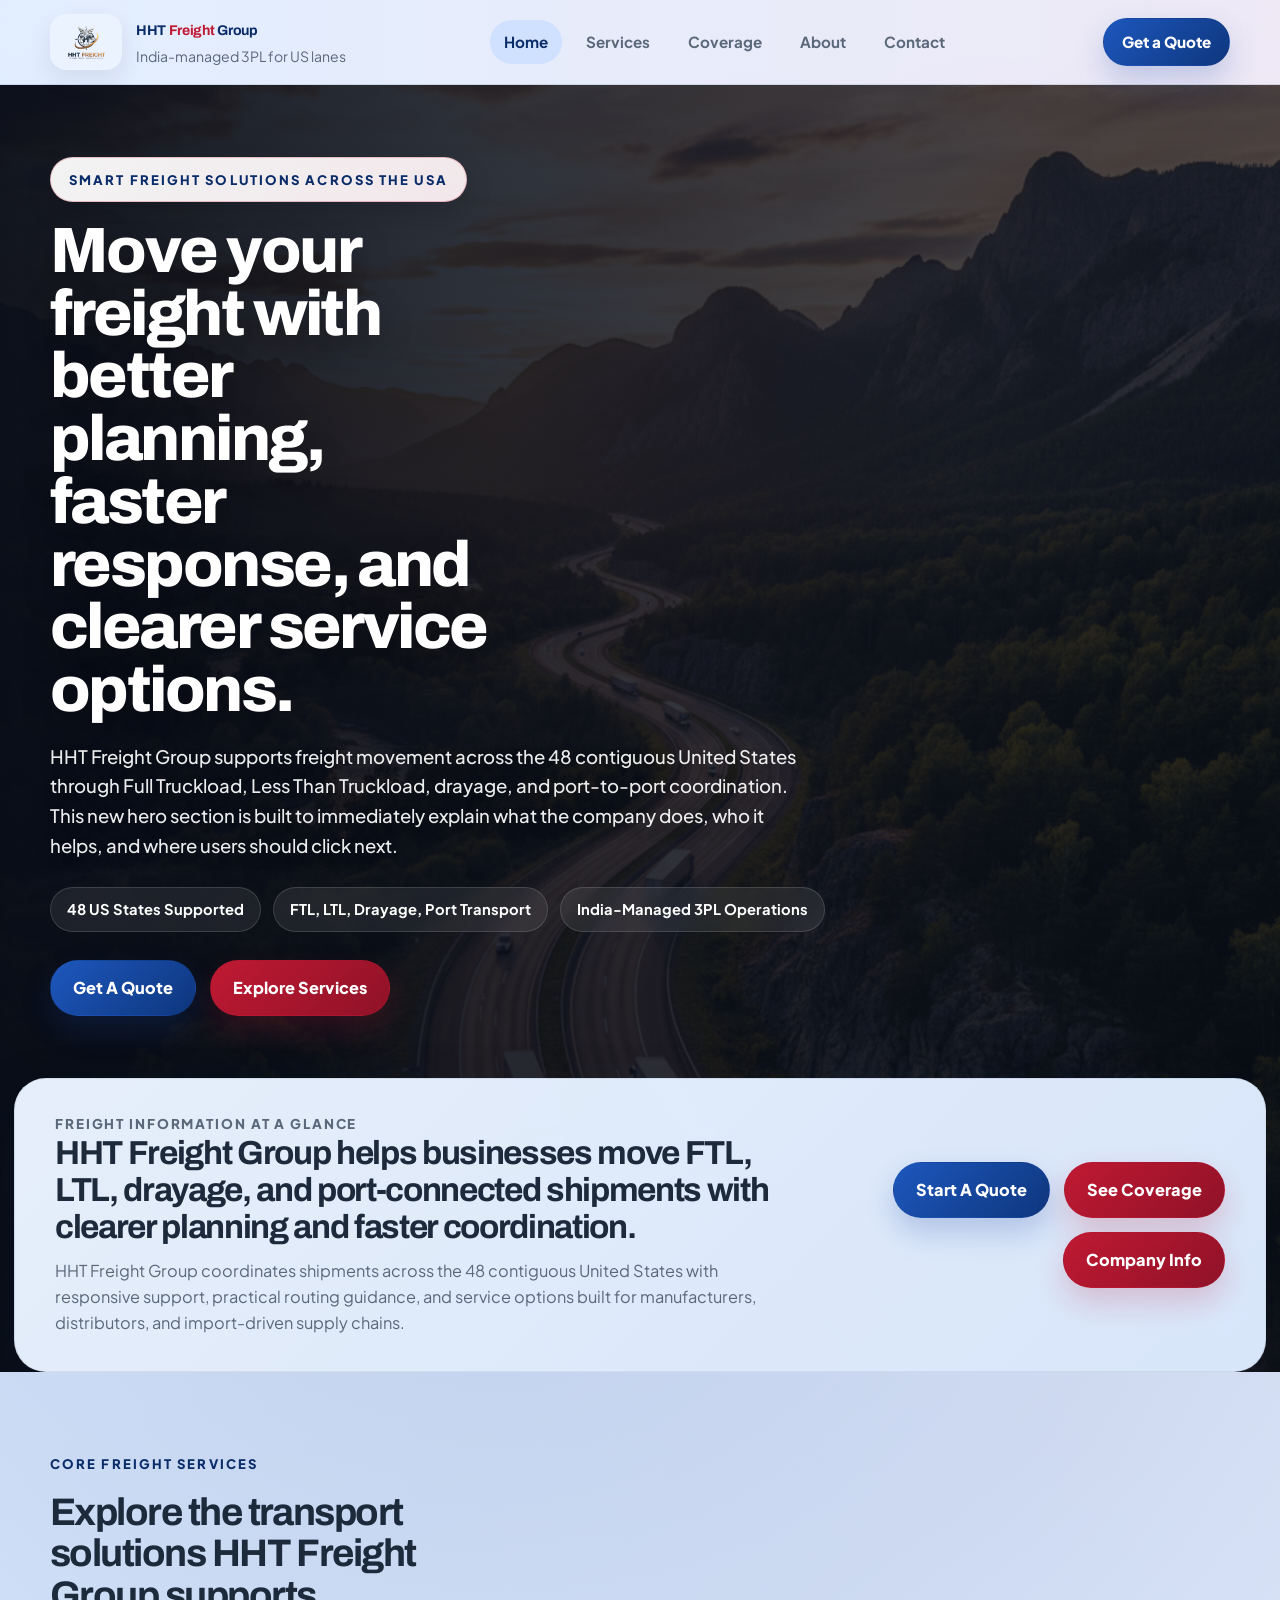
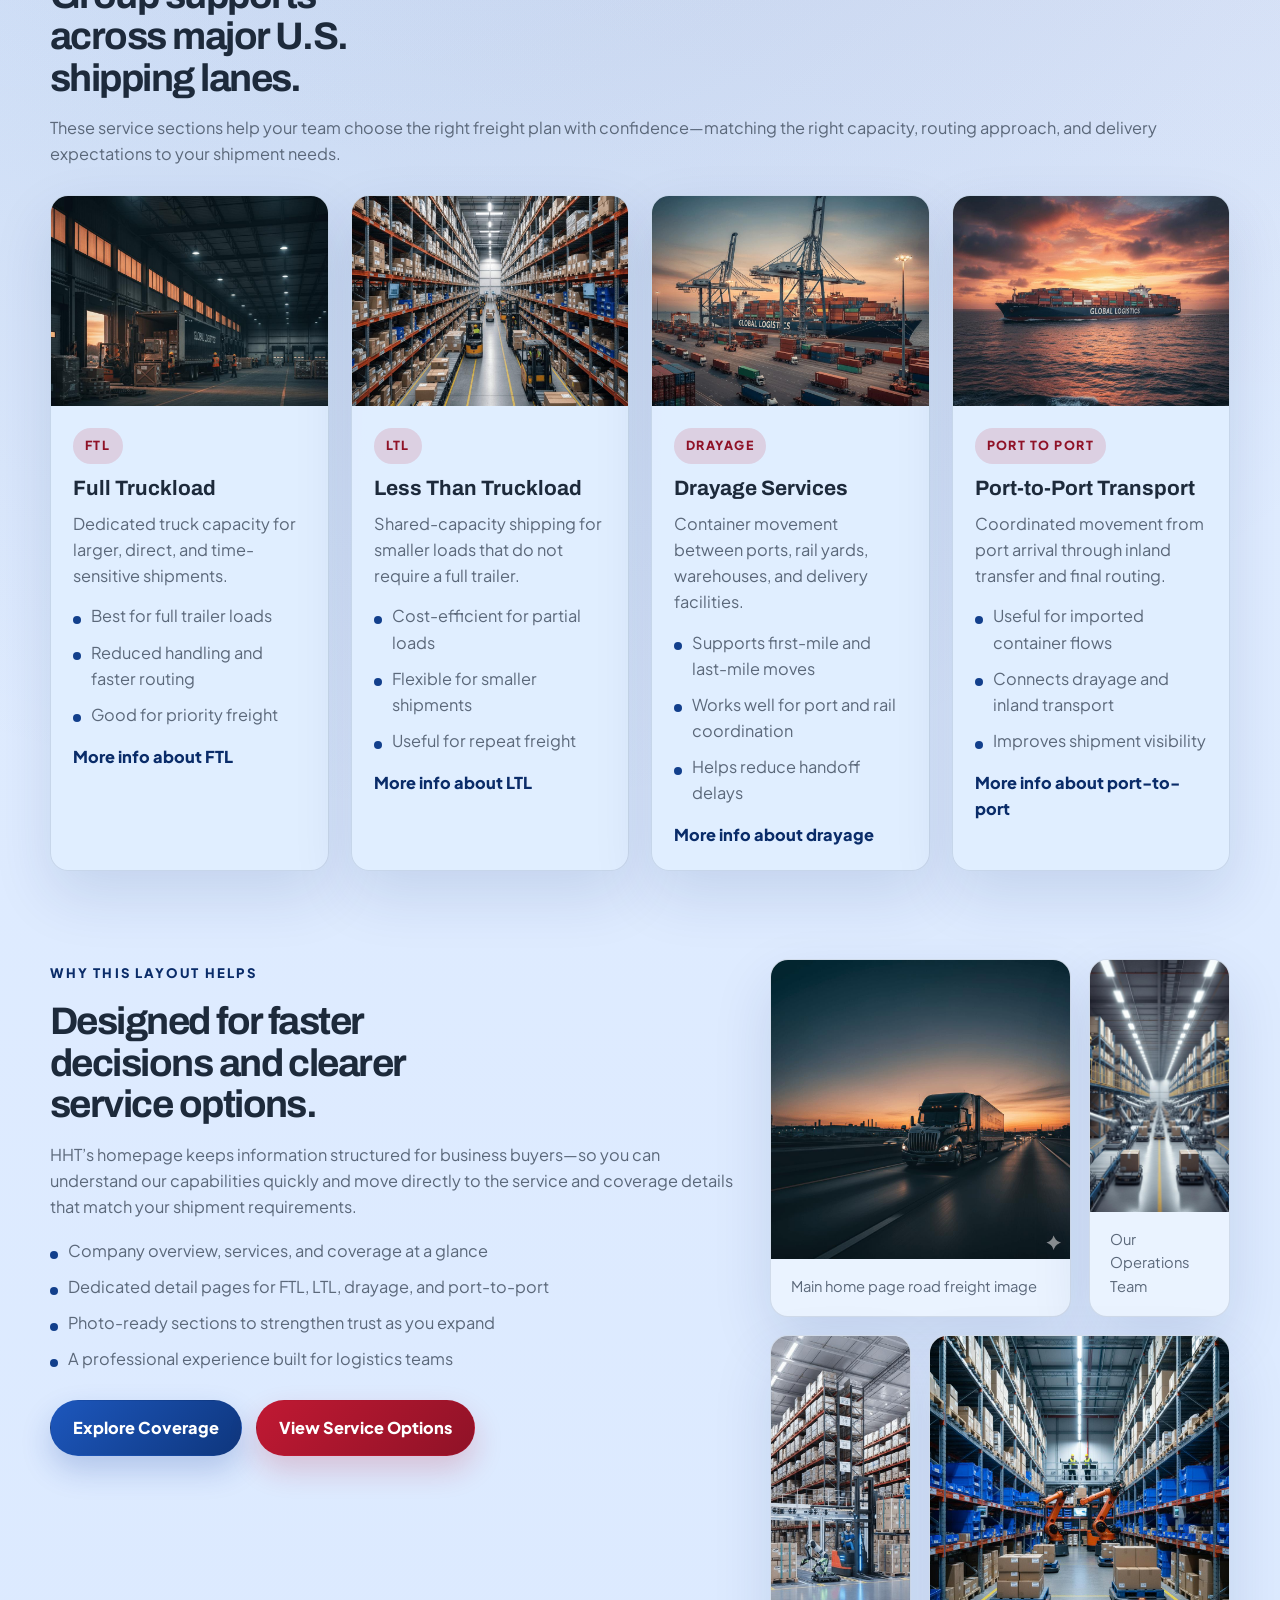
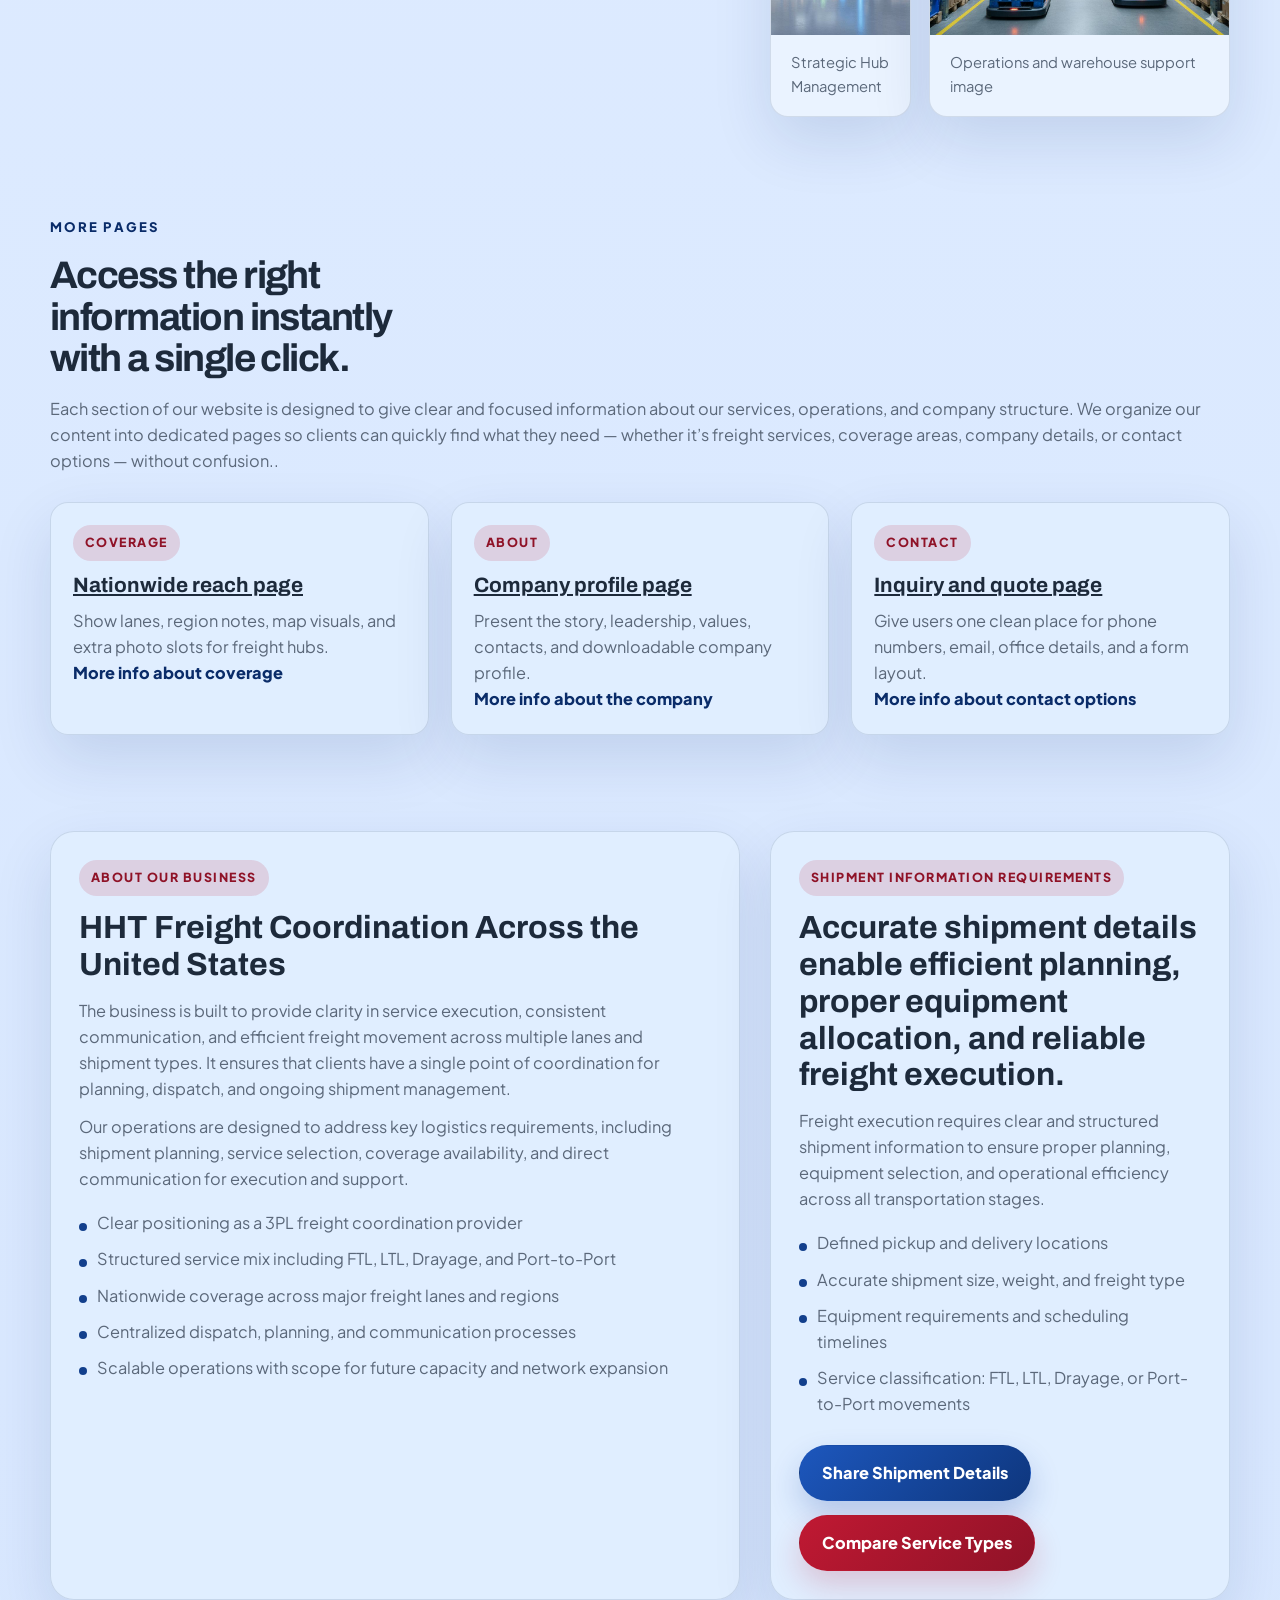
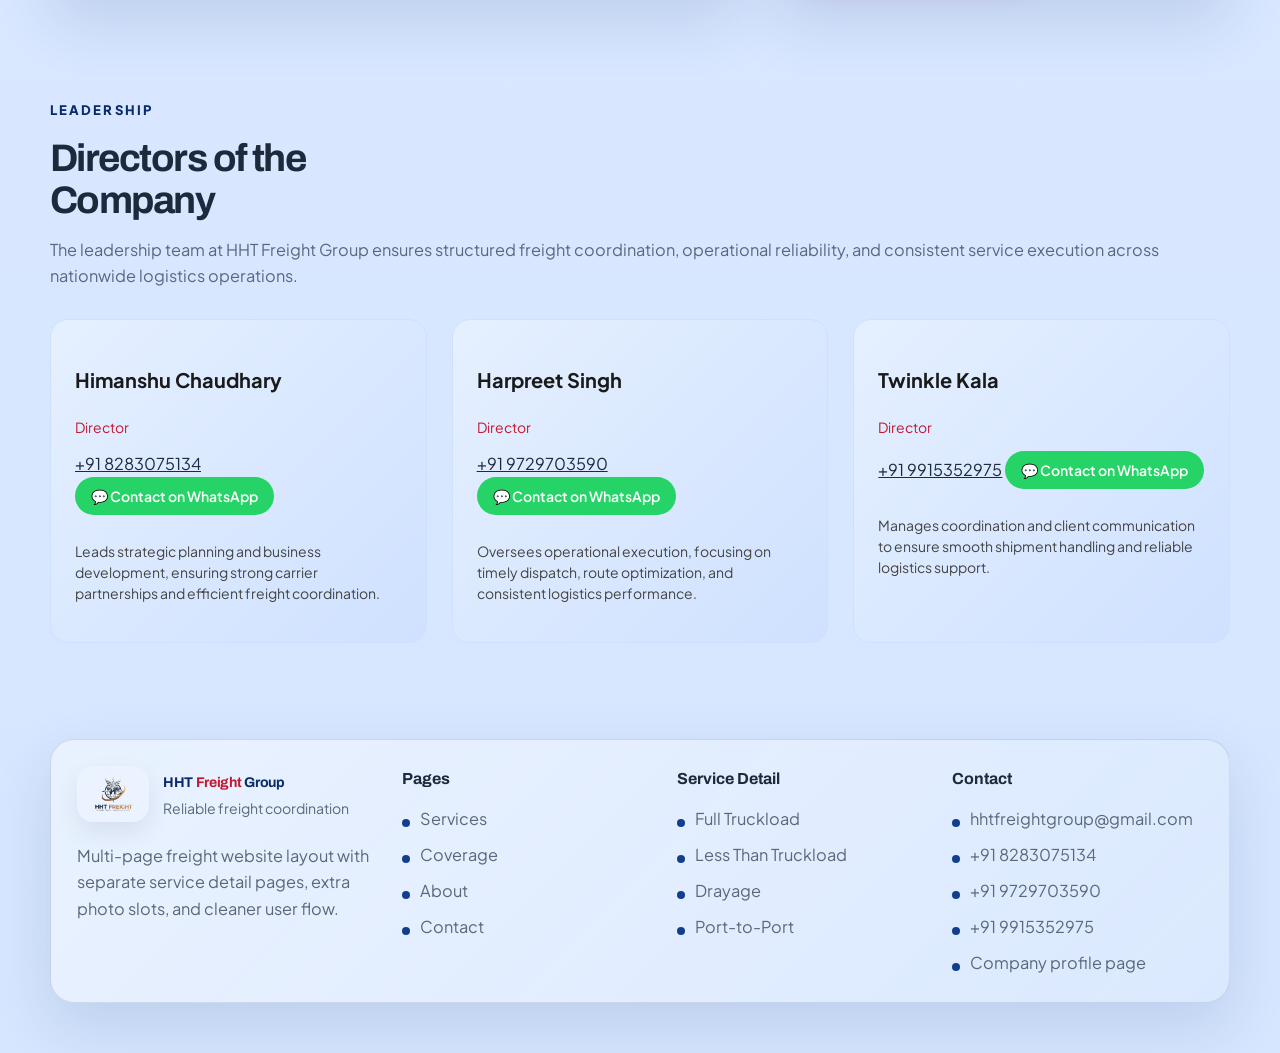
<file: index.html>
<!DOCTYPE html>
<html lang="en">
<head>
  <meta charset="UTF-8">
  <meta name="viewport" content="width=device-width, initial-scale=1.0">
  <title>HHT Freight Group | Home</title>
  <link rel="preconnect" href="https://fonts.googleapis.com">
  <link rel="preconnect" href="https://fonts.gstatic.com" crossorigin>
  <link href="https://fonts.googleapis.com/css2?family=Archivo:wght@600;700;800&family=Plus+Jakarta+Sans:wght@400;500;600;700;800&display=swap" rel="stylesheet">
  <link rel="stylesheet" href="site.css">
  <style>
    /* Global image fit fix */
    img {
      width: 100%;
      height: auto;
      object-fit: cover;
      display: block;
    }
    .service-card-media, .photo-card, .hero-media {
      overflow: hidden;
    }
    
  </style>
</head>
<body class="page-home intro-active">

<!-- SPLASH SCREEN -->
<div class="intro-screen" id="introScreen">
  <canvas id="introCanvas" style="position:absolute;inset:0;width:100%;height:100%;z-index:0;pointer-events:none"></canvas>
  <div class="intro-watermark">
    <div class="wm-top">HHT FREIGHT</div>
    <div class="wm-bottom">GROUP</div>
  </div>
  <div class="intro-card">
    <div class="intro-logo">
      <img src="logo.png" alt="HHT Freight Group logo">
    </div>
    <h1 class="intro-title">HHT <span>Freight</span> Group</h1>
    <p class="intro-copy">Reliable freight coordination across the USA.</p>
  </div>
</div>
  <div class="site-shell">
  <header class="site-header">
    <div class="container nav-wrap">
      <a class="brand" href="index.html" aria-label="HHT Freight Group home">
        <span class="brand-mark"><img src="logo.png" alt="HHT Freight Group logo"></span>
        <span class="brand-text">
          <strong><span class="brand-word-blue">HHT</span> <span class="brand-word-red">Freight</span> <span class="brand-word-blue">Group</span></strong>
          <span>India-managed 3PL for US lanes</span>
        </span>
      </a>
      <nav class="site-nav" aria-label="Primary navigation">
        <a href="index.html" aria-current="page">Home</a>
        <a href="services.html">Services</a>
        <a href="coverage.html">Coverage</a>
        <a href="about.html">About</a>
        <a href="contact.html">Contact</a>
      </nav>
      <a class="button button-small" href="contact.html">Get a Quote</a>
    </div>
  </header>
  
  <main>
    <section class="home-hero">
      <div class="hero-stage">
        <div class="hero-backdrop" id="homeHeroBackdrop" aria-hidden="true"></div>
        <div class="hero-overlay"></div>
        <div class="container hero-stage-inner">
          <div class="hero-copy-panel">
            <p class="eyebrow hero-eyebrow">Smart Freight Solutions Across The USA</p>
            <h1 class="hero-display">Move your freight with better planning, faster response, and clearer service options.</h1>
            <p class="hero-support">HHT Freight Group supports freight movement across the 48 contiguous United States through Full Truckload, Less Than Truckload, drayage, and port-to-port coordination. This new hero section is built to immediately explain what the company does, who it helps, and where users should click next.</p>
            <div class="hero-chip-row">
              <span class="hero-chip">48 US States Supported</span>
              <span class="hero-chip">FTL, LTL, Drayage, Port Transport</span>
              <span class="hero-chip">India-Managed 3PL Operations</span>
            </div>
            <div class="hero-actions">
              <a class="button" href="contact.html">Get A Quote</a>
              <a class="button button-secondary" href="services.html">Explore Services</a>
            </div>
          </div>
        </div>
        <div class="container hero-floating-wrap">
          <div class="hero-floating-card">
            <div class="hero-floating-copy">
              <p class="hero-floating-kicker">Freight Information At A Glance</p>
              <h2>HHT Freight Group helps businesses move FTL, LTL, drayage, and port-connected shipments with clearer planning and faster coordination.</h2>
              <p>HHT Freight Group coordinates shipments across the 48 contiguous United States with responsive support, practical routing guidance, and service options built for manufacturers, distributors, and import-driven supply chains.</p>
            </div>
            <div class="hero-floating-actions">
              <a class="button" href="contact.html">Start A Quote</a>
              <a class="button button-secondary" href="coverage.html">See Coverage</a>
              <a class="button button-secondary" href="about.html">Company Info</a>
            </div>
          </div>
        </div>
      </div>
    </section>
    
    <section class="section">
      <div class="container">
        <div class="section-head">
          <p class="section-kicker">Core Freight Services</p>
          <h2 class="section-title">Explore the transport solutions HHT Freight Group supports across major U.S. shipping lanes.</h2>
            <p class="section-copy">These service sections help your team choose the right freight plan with confidence—matching the right capacity, routing approach, and delivery expectations to your shipment needs.</p>
        </div>
        <div class="service-card-grid">
          <article class="service-card">
            <a class="service-card-media" href="ftl.html" aria-label="Open Full Truckload page">
              <img src="ftl-truck-loading.jpg" alt="Truck loading for full truckload freight">
            </a>
            <div class="card-body">
              <span class="tag">FTL</span>
              <h3><a class="service-card-title-link" href="ftl.html">Full Truckload</a></h3>
              <p>Dedicated truck capacity for larger, direct, and time-sensitive shipments.</p>
              <ul class="mini-list">
                <li>Best for full trailer loads</li>
                <li>Reduced handling and faster routing</li>
                <li>Good for priority freight</li>
              </ul>
              <a class="text-link" href="ftl.html">More info about FTL</a>
            </div>
          </article>
          <article class="service-card">
            <a class="service-card-media" href="ltl.html" aria-label="Open Less Than Truckload page">
              <img src="ltl-warehouse.jpg" alt="Warehouse freight for less than truckload service">
            </a>
            <div class="card-body">
              <span class="tag">LTL</span>
              <h3><a class="service-card-title-link" href="ltl.html">Less Than Truckload</a></h3>
              <p>Shared-capacity shipping for smaller loads that do not require a full trailer.</p>
              <ul class="mini-list">
                <li>Cost-efficient for partial loads</li>
                <li>Flexible for smaller shipments</li>
                <li>Useful for repeat freight</li>
              </ul>
              <a class="text-link" href="ltl.html">More info about LTL</a>
            </div>
          </article>
          <article class="service-card">
            <a class="service-card-media" href="drayage.html" aria-label="Open Drayage Services page">
              <img src="port-logistics.jpg" alt="Port logistics and drayage operations">
            </a>
            <div class="card-body">
              <span class="tag">Drayage</span>
              <h3><a class="service-card-title-link" href="drayage.html">Drayage Services</a></h3>
              <p>Container movement between ports, rail yards, warehouses, and delivery facilities.</p>
              <ul class="mini-list">
                <li>Supports first-mile and last-mile moves</li>
                <li>Works well for port and rail coordination</li>
                <li>Helps reduce handoff delays</li>
              </ul>
              <a class="text-link" href="drayage.html">More info about drayage</a>
            </div>
          </article>
          <article class="service-card">
            <a class="service-card-media" href="port-to-port.html" aria-label="Open Port-to-Port Transport page">
              <img src="cargo-ship.jpg" alt="Cargo ship for port-to-port movement">
            </a>
            <div class="card-body">
              <span class="tag">Port to Port</span>
              <h3><a class="service-card-title-link" href="port-to-port.html">Port-to-Port Transport</a></h3>
              <p>Coordinated movement from port arrival through inland transfer and final routing.</p>
              <ul class="mini-list">
                <li>Useful for imported container flows</li>
                <li>Connects drayage and inland transport</li>
                <li>Improves shipment visibility</li>
              </ul>
              <a class="text-link" href="port-to-port.html">More info about port-to-port</a>
            </div>
          </article>
        </div>
      </div>
    </section>

    <section class="section section-alt">
      <div class="container split-layout">
        <div>
          <p class="section-kicker">Why This Layout Helps</p>
          <h2 class="section-title">Designed for faster decisions and clearer service options.</h2>
          <p class="section-copy">HHT’s homepage keeps information structured for business buyers—so you can understand our capabilities quickly and move directly to the service and coverage details that match your shipment requirements.</p>
          <ul class="list-check">
            <li>Company overview, services, and coverage at a glance</li>
            <li>Dedicated detail pages for FTL, LTL, drayage, and port-to-port</li>
            <li>Photo-ready sections to strengthen trust as you expand</li>
            <li>A professional experience built for logistics teams</li>
          </ul>
          <div class="button-row">
            <a class="button" href="coverage.html">Explore Coverage</a>
            <a class="button button-secondary" href="services.html">View Service Options</a>
          </div>
        </div>
        <div class="photo-grid">
          <figure class="photo-card wide">
            <img src="hero-truck.jpg" alt="HHT truck moving freight on the road">
            <figcaption>Main home page road freight image</figcaption>
          </figure>
          <article class="photo-card medium">
            <img src="home-team-01.jpg" alt="HHT Freight Group Team">
            <figcaption>Our Operations Team</figcaption>
          </article>
          <article class="photo-card medium">
            <img src="home-yard-01.jpg" alt="Freight Yard Operations">
            <figcaption>Strategic Hub Management</figcaption>
          </article>
          <figure class="photo-card wide">
            <img src="warehouse-automation.jpg" alt="Warehouse and logistics automation">
            <figcaption>Operations and warehouse support image</figcaption>
          </figure>
        </div>
      </div>
    </section>

    <section class="section">
      <div class="container">
        <div class="section-head">
          <p class="section-kicker">More Pages</p>
          <h2 class="section-title">Access the right information instantly with a single click.</h2>
          <p class="section-copy">Each section of our website is designed to give clear and focused information about our services, operations, and company structure.

We organize our content into dedicated pages so clients can quickly find what they need — whether it’s freight services, coverage areas, company details, or contact options — without confusion..</p>
        </div>
        <div class="spotlight-grid">
          <article class="spotlight-card">
            <span class="tag">Coverage</span>
            <h3><a href="coverage.html" class="title-link">Nationwide reach page</a></h3>
            <p>Show lanes, region notes, map visuals, and extra photo slots for freight hubs.</p>
            <a class="text-link" href="coverage.html">More info about coverage</a>
          </article>
          <article class="spotlight-card">
            <span class="tag">About</span>
           <h3><a href="about.html" class="title-link">Company profile page</a></h3>
            <p>Present the story, leadership, values, contacts, and downloadable company profile.</p>
            <a class="text-link" href="about.html">More info about the company</a>
          </article>
          <article class="spotlight-card">
            <span class="tag">Contact</span>
            <h3><a href="contact.html" class="title-link">Inquiry and quote page</a></h3>
            <p>Give users one clean place for phone numbers, email, office details, and a form layout.</p>
            <a class="text-link" href="contact.html">More info about contact options</a>
          </article>
        </div>
      </div>
    </section>

    <section class="section">
      <div class="container split-layout">
        <div class="detail-copy">
          <span class="tag">About Our Business</span>
          <h2><h2>HHT Freight Coordination Across the United States</h2></h2>
          <p>The business is built to provide clarity in service execution, consistent communication, and efficient freight movement across multiple lanes and shipment types. It ensures that clients have a single point of coordination for planning, dispatch, and ongoing shipment management.
</p>
          <p>Our operations are designed to address key logistics requirements, including shipment planning, service selection, coverage availability, and direct communication for execution and support.
</p>
          <ul class="list-check">
              <li>Clear positioning as a 3PL freight coordination provider</li>

              <li>Structured service mix including FTL, LTL, Drayage, and Port-to-Port</li>

              <li>Nationwide coverage across major freight lanes and regions</li>

              <li>Centralized dispatch, planning, and communication processes</li>
                <li>Scalable operations with scope for future capacity and network expansion</li>

          </ul>
        </div>
        <div class="detail-copy">
          <span class="tag">Shipment Information Requirements</span>
          <h2>Accurate shipment details enable efficient planning, proper equipment allocation, and reliable freight execution.</h2>
          <p>Freight execution requires clear and structured shipment information to ensure proper planning, equipment selection, and operational efficiency across all transportation stages.
</p>
          <ul class="list-check">
              <li>Defined pickup and delivery locations</li>

              <li>Accurate shipment size, weight, and freight type</li>

              <li>Equipment requirements and scheduling timelines</li>

              <li>Service classification: FTL, LTL, Drayage, or Port-to-Port movements</li>

          </ul>
          <div class="button-row">
            <a class="button" href="contact.html">Share Shipment Details</a>
            <a class="button button-secondary" href="services.html">Compare Service Types</a>
          </div>
        </div>
      </div>
    </section>
<!---->
<!--
<section class="section section-alt">
  <div class="container">
    <div class="section-head">
      <p class="section-kicker">Home Page Photo Layout</p>
      <h2 class="section-title">Extra image blocks are already built in for future photos.</h2>
      <p class="section-copy">You said you will add photos later, so these placeholders give you layout space now. You can replace any placeholder block with a real image whenever you are ready.</p>
    </div>
    <div class="photo-grid">
      <article class="photo-card medium">
        <img src="home-client-visit-01.jpg" alt="Client Consultation">
        <figcaption>Personalized Logistics Planning</figcaption>
      </article>
      <figure class="photo-card wide">
        <img src="port-logistics.jpg" alt="Port logistics coordination">
        <figcaption>Port coordination image for the home page</figcaption>
      </figure>
      <article class="photo-card medium">
        <img src="home-fleet-02.jpg" alt="HHT Freight Fleet">
        <figcaption>Diverse Equipment Options</figcaption>
      </article>
      <article class="photo-card medium">
        <img src="home-office-01.jpg" alt="HHT Registered Office">
        <figcaption>Our Management Center</figcaption>
      </article>
      <figure class="photo-card wide">
        <img src="cargo-ship.jpg" alt="Cargo ship and container logistics">
        <figcaption>Import and port-to-port movement image</figcaption>
      </figure>
      <article class="photo-card medium">
        <img src="home-dispatch-01.jpg" alt="Dispatch Coordination">
        <figcaption>24/7 Dispatch Support</figcaption>
      </article>
    </div>
  </div>
</section>

    <section class="section">
      <div class="container">
        <div class="cta-band">
          <div>
            <p class="section-kicker">Ready To Build Further</p>
            <h2>Home page is redesigned and connected to separate info pages.</h2>
            <p>This gives you a much stronger structure. Next, you can simply replace placeholder cards with your own fleet, office, warehouse, and customer photos.</p>
          </div>
          <div class="cta-actions">
            <a class="button" href="contact.html">Open Contact Page</a>
            <a class="button button-secondary" href="services.html">Open Services</a>
          </div>
        </div>
      </div>
    </section>
    -->
    <section class="section">
  <div class="container">

    <div class="directors-box">

      <div class="section-head">
        <p class="section-kicker">Leadership</p>
        <h2 class="section-title">Directors of the Company</h2>
        <p class="section-copy">
          The leadership team at HHT Freight Group ensures structured freight coordination, operational reliability, and consistent service execution across nationwide logistics operations.
        </p>
      </div>

      <div class="directors-grid">

        <!-- DIRECTOR 1 -->
        <div class="director-card">
          <h3>Himanshu Chaudhary</h3>
          <p class="role">Director</p>

          <div class="director-actions">
            <a href="tel:+918283075134" class="phone-btn">+91 8283075134</a>
            <a href="https://wa.me/918283075134" target="_blank" class="whatsapp-btn">💬 Contact on WhatsApp</a>
          </div>

          <p class="desc">
            Leads strategic planning and business development, ensuring strong carrier partnerships and efficient freight coordination.
          </p>
        </div>

        <!-- DIRECTOR 2 -->
        <div class="director-card">
          <h3>Harpreet Singh</h3>
          <p class="role">Director</p>

          <div class="director-actions">
            <a href="tel:+919729703590" class="phone-btn">+91 9729703590</a>
            <a href="https://wa.me/919729703590" target="_blank" class="whatsapp-btn">💬 Contact on WhatsApp</a>
          </div>

          <p class="desc">
            Oversees operational execution, focusing on timely dispatch, route optimization, and consistent logistics performance.
          </p>
        </div>

        <!-- DIRECTOR 3 -->
        <div class="director-card">
          <h3>Twinkle Kala</h3>
          <p class="role">Director</p>

          <div class="director-actions">
            <a href="tel:+919915352975" class="phone-btn">+91 9915352975</a>
            <a href="https://wa.me/919915352975" target="_blank" class="whatsapp-btn">💬 Contact on WhatsApp</a>
          </div>

          <p class="desc">
            Manages coordination and client communication to ensure smooth shipment handling and reliable logistics support.
          </p>
        </div>

      </div>

    </div>

  </div>
</section></section>
  </main>

  <footer class="site-footer">
    <div class="container footer-grid">
      <div>
        <a class="brand footer-brand" href="index.html">
          <span class="brand-mark"><img src="logo.png" alt="HHT Freight Group logo"></span>
          <span class="brand-text">
            <strong><span class="brand-word-blue">HHT</span> <span class="brand-word-red">Freight</span> <span class="brand-word-blue">Group</span></strong>
            <span>Reliable freight coordination</span>
          </span>
        </a>
        <p class="footer-copy">Multi-page freight website layout with separate service detail pages, extra photo slots, and cleaner user flow.</p>
      </div>
      <div>
        <h3>Pages</h3>
        <ul class="footer-links">
          <li><a href="services.html">Services</a></li>
          <li><a href="coverage.html">Coverage</a></li>
          <li><a href="about.html">About</a></li>
          <li><a href="contact.html">Contact</a></li>
        </ul>
      </div>
      <div>
        <h3>Service Detail</h3>
        <ul class="footer-links">
          <li><a href="ftl.html">Full Truckload</a></li>
          <li><a href="ltl.html">Less Than Truckload</a></li>
          <li><a href="drayage.html">Drayage</a></li>
          <li><a href="port-to-port.html">Port-to-Port</a></li>
        </ul>
      </div>
      <div>
        <h3>Contact</h3>
        <ul class="footer-links">
          <li><a href="mailto:hhtfreightgroup@gmail.com">hhtfreightgroup@gmail.com</a></li>
          <li><a href="tel:+918283075134">+91 8283075134</a></li>
          <li><a href="tel:+919729703590">+91 9729703590</a></li>
          <li><a href="tel:+919915352975">+91 9915352975</a></li>
          <li><a href="about.html">Company profile page</a></li>
        </ul>
      </div>
    </div>
  </footer>
  </div>
 <script>
(function(){
  const c=document.getElementById('introCanvas');
  if(!c)return;
  const ctx=c.getContext('2d');
  let W,H,pts=[];
  function resize(){W=c.width=window.innerWidth;H=c.height=window.innerHeight;}
  function rand(a,b){return Math.random()*(b-a)+a;}
  function init(){pts=[];for(let i=0;i<55;i++)pts.push({x:rand(0,W),y:rand(0,H),vx:rand(-.4,.4),vy:rand(-.4,.4),r:rand(1,2.5)});}
  function draw(){
    ctx.clearRect(0,0,W,H);
    pts.forEach(p=>{p.x+=p.vx;p.y+=p.vy;if(p.x<0||p.x>W)p.vx*=-1;if(p.y<0||p.y>H)p.vy*=-1;});
    for(let i=0;i<pts.length;i++)for(let j=i+1;j<pts.length;j++){
      const dx=pts[i].x-pts[j].x,dy=pts[i].y-pts[j].y,d=Math.sqrt(dx*dx+dy*dy);
      if(d<140){ctx.beginPath();ctx.moveTo(pts[i].x,pts[i].y);ctx.lineTo(pts[j].x,pts[j].y);ctx.strokeStyle=`rgba(96,165,250,${(1-d/140)*0.18})`;ctx.lineWidth=0.6;ctx.stroke();}
    }
    pts.forEach(p=>{ctx.beginPath();ctx.arc(p.x,p.y,p.r,0,Math.PI*2);ctx.fillStyle='rgba(96,165,250,0.35)';ctx.fill();});
    requestAnimationFrame(draw);
  }
  window.addEventListener('resize',()=>{resize();init();});
  resize();init();draw();
})();
</script>
  <script>
    (function () {
      const introScreen = document.getElementById("introScreen");
      const homeHeroBackdrop = document.getElementById("homeHeroBackdrop");
      const heroFloatingCard = document.querySelector(".hero-floating-card");
      const reduceMotion = window.matchMedia("(prefers-reduced-motion: reduce)").matches;

      function loadHomeHeroImage() {
        if (!homeHeroBackdrop) {
          return;
        }

        const candidates = ["home_page.png", "home_page.jpg", "home_page.jpeg", "main_page.jpg", "main_page.png", "main_page.jpeg", "hero-truck.jpg"];
        let currentIndex = 0;

        function tryNext() {
          if (currentIndex >= candidates.length) {
            return;
          }

          const candidate = candidates[currentIndex];
          currentIndex += 1;

          const image = new Image();
          image.onload = function () {
            homeHeroBackdrop.style.background =
              'linear-gradient(135deg, rgba(16, 21, 30, 0.4), rgba(16, 21, 30, 0.4)), url("' + candidate + '") center center / cover no-repeat';
          };
          image.onerror = tryNext;
          image.src = candidate;
        }

        tryNext();
      }

      function finishIntro() {
        if (introScreen) {
          introScreen.classList.add("is-hidden");
        }
        document.body.classList.remove("intro-active");
      }

      function revealFloatingCard() {
        if (!heroFloatingCard) {
          return;
        }

        document.body.classList.add("reveal-ready");

        if (reduceMotion || !("IntersectionObserver" in window)) {
          heroFloatingCard.classList.add("is-visible");
          return;
        }

        const observer = new IntersectionObserver(function (entries) {
          entries.forEach(function (entry) {
            if (!entry.isIntersecting) {
              return;
            }

            heroFloatingCard.classList.add("is-visible");
            observer.unobserve(entry.target);
          });
        }, {
          threshold: 0.25
        });

        observer.observe(heroFloatingCard);
      }

      loadHomeHeroImage();
      revealFloatingCard();

      if (reduceMotion) {
        finishIntro();
        return;
      }

      window.setTimeout(finishIntro, 1700);
    }());
  </script>
  <script>
const observer = new IntersectionObserver((entries) => {
  entries.forEach((entry) => {
    if (entry.isIntersecting) {
      entry.target.classList.add("show");
    }
  });
}, { threshold: 0.15 });

document.querySelectorAll("section").forEach((section) => {
  section.classList.add("fade-up");
  observer.observe(section);
});
</script>
</body>
</html>
</file>
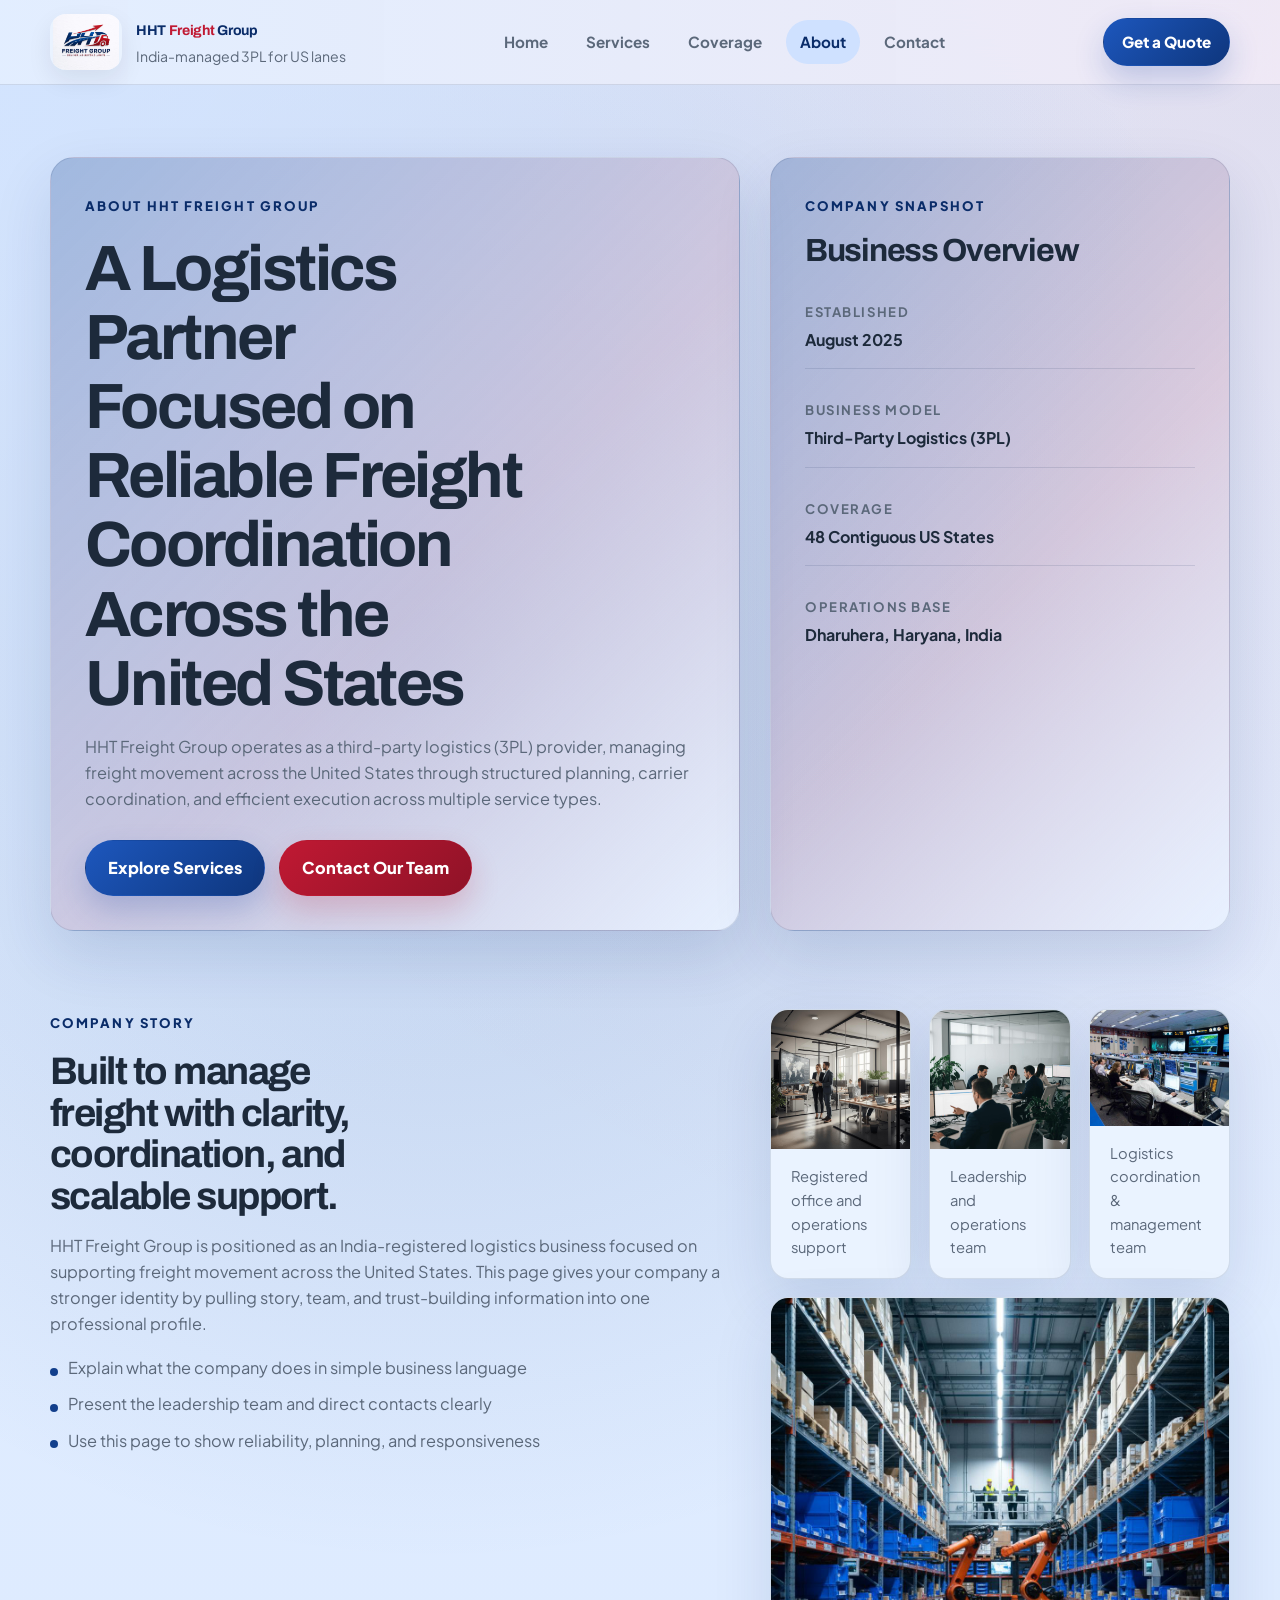
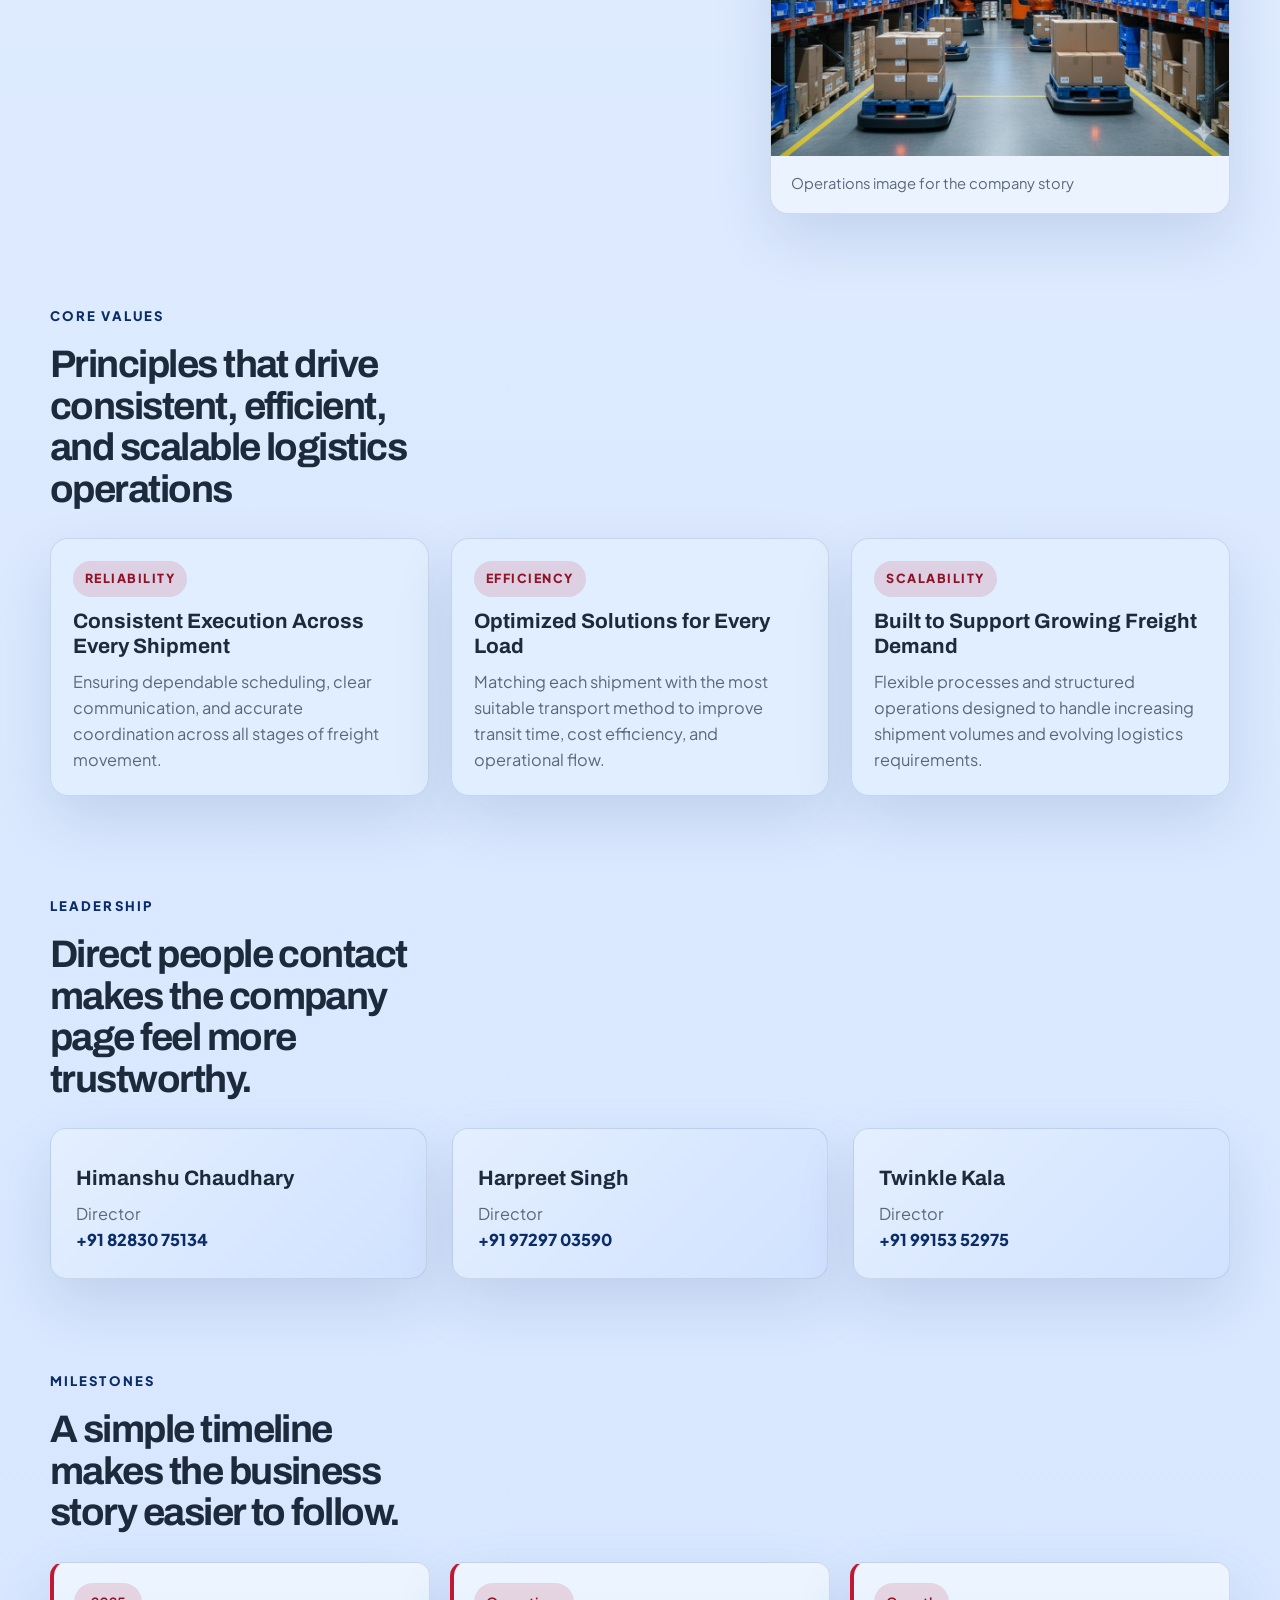
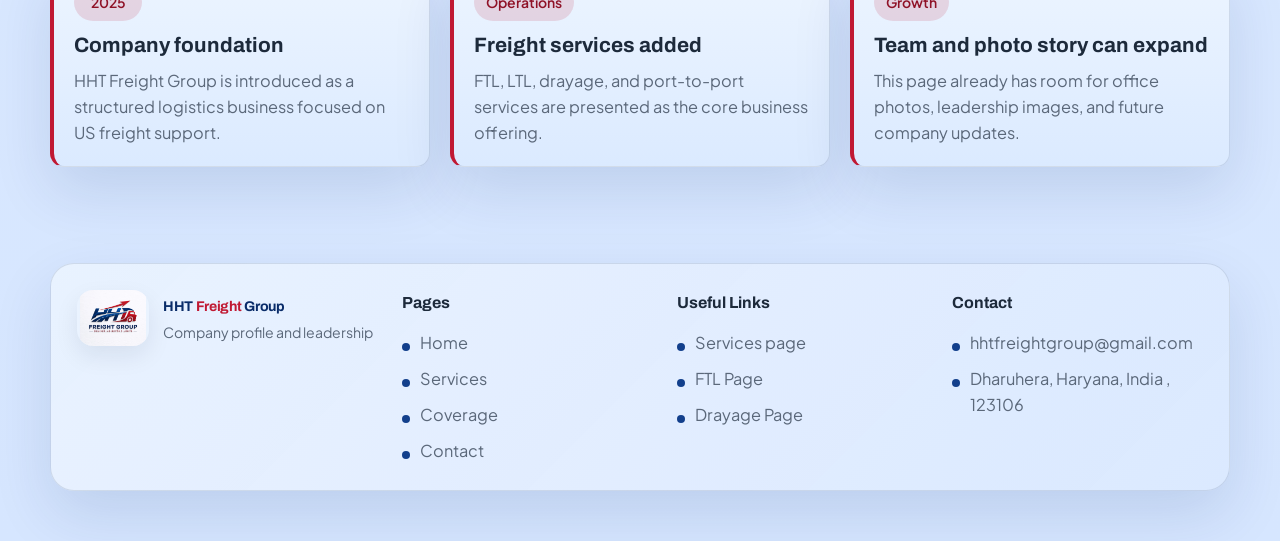
<file: about.html>
<!DOCTYPE html>
<html lang="en">
<head>
  <meta charset="UTF-8">
  <meta name="viewport" content="width=device-width, initial-scale=1.0">
  <title>HHT Freight Group | About</title>
  <link rel="preconnect" href="https://fonts.googleapis.com">
  <link rel="preconnect" href="https://fonts.gstatic.com" crossorigin>
  <link href="https://fonts.googleapis.com/css2?family=Archivo:wght@600;700;800&family=Plus+Jakarta+Sans:wght@400;500;600;700;800&display=swap" rel="stylesheet">
  <link rel="stylesheet" href="site.css">
</head>
<body class="page-about">
  <header class="site-header">
    <div class="container nav-wrap">
      <a class="brand" href="index.html" aria-label="HHT Freight Group home">
        <span class="brand-mark"><img src="logo.jpg" alt="HHT Freight Group logo"></span>
        <span class="brand-text">
          <strong><span class="brand-word-blue">HHT</span> <span class="brand-word-red">Freight</span> <span class="brand-word-blue">Group</span></strong>
          <span>India-managed 3PL for US lanes</span>
        </span>
      </a>
      <nav class="site-nav" aria-label="Primary navigation">
        <a href="index.html">Home</a>
        <a href="services.html">Services</a>
        <a href="coverage.html">Coverage</a>
        <a href="about.html" aria-current="page">About</a>
        <a href="contact.html">Contact</a>
      </nav>
      <a class="button button-small" href="contact.html">Get a Quote</a>
    </div>
  </header>

  <main>
    <section class="page-hero">
      <div class="container hero-grid">
        <div>
          <p class="eyebrow">About HHT Freight Group</p>

<h1 class="page-title">
A Logistics Partner Focused on Reliable Freight Coordination Across the United States
</h1>

<p class="lead">
HHT Freight Group operates as a third-party logistics (3PL) provider, managing freight movement across the United States through structured planning, carrier coordination, and efficient execution across multiple service types.
</p>

<div class="button-row">
  <a class="button" href="services.html">Explore Services</a>
  <a class="button button-secondary" href="contact.html">Contact Our Team</a>
</div>
        </div>
        <aside class="hero-panel">
          <span class="panel-kicker">Company Snapshot</span>

<h2>Business Overview</h2>

<div class="info-stack">
  <div class="info-row">
    <span>Established</span>
    <strong>August 2025</strong>
  </div>
  <div class="info-row">
    <span>Business Model</span>
    <strong>Third-Party Logistics (3PL)</strong>
  </div>
  <div class="info-row">
    <span>Coverage</span>
    <strong>48 Contiguous US States</strong>
  </div>
  <div class="info-row">
    <span>Operations Base</span>
    <strong>Dharuhera, Haryana, India</strong>
  </div>
</div>
          </div>
        </aside>
      </div>
    </section>

    <section class="section">
      <div class="container split-layout">
        <div>
          <p class="section-kicker">Company Story</p>
          <h2 class="section-title">Built to manage freight with clarity, coordination, and scalable support.</h2>
          <p class="section-copy">HHT Freight Group is positioned as an India-registered logistics business focused on supporting freight movement across the United States. This page gives your company a stronger identity by pulling story, team, and trust-building information into one professional profile.</p>
          <ul class="list-check">
            <li>Explain what the company does in simple business language</li>
            <li>Present the leadership team and direct contacts clearly</li>
            <li>Use this page to show reliability, planning, and responsiveness</li>
          </ul>
        </div>
        <div class="photo-grid compact">
          <article class="photo-card medium">
            <img src="about-office-01.jpg" alt="About office and operations space">
            <figcaption>Registered office and operations support</figcaption>
          </article>
          <article class="photo-card medium">
            <img src="about-team-01.jpg" alt="About team leadership and coordination">
            <figcaption>Leadership and operations team</figcaption>
          </article>
          <article class="photo-card medium">
            <img src="about-team-02.jpg" alt="HHT team coordination">
            <figcaption>Logistics coordination & management team</figcaption>
          </article>
          <figure class="photo-card wide full">
            <img src="warehouse-automation.jpg" alt="Warehouse and logistics planning support">
            <figcaption>Operations image for the company story</figcaption>
          </figure>
        </div>
      </div>
    </section>
<section class="section section-alt">
  <div class="container">

    <div class="section-head">
      <p class="section-kicker">Core Values</p>

      <h2 class="section-title">
        Principles that drive consistent, efficient, and scalable logistics operations
      </h2>
    </div>

    <div class="spotlight-grid">

      <article class="spotlight-card">
        <span class="tag">Reliability</span>
        <h3>Consistent Execution Across Every Shipment</h3>
        <p>
          Ensuring dependable scheduling, clear communication, and accurate coordination across all stages of freight movement.
        </p>
      </article>

      <article class="spotlight-card">
        <span class="tag">Efficiency</span>
        <h3>Optimized Solutions for Every Load</h3>
        <p>
          Matching each shipment with the most suitable transport method to improve transit time, cost efficiency, and operational flow.
        </p>
      </article>

      <article class="spotlight-card">
        <span class="tag">Scalability</span>
        <h3>Built to Support Growing Freight Demand</h3>
        <p>
          Flexible processes and structured operations designed to handle increasing shipment volumes and evolving logistics requirements.
        </p>
      </article>

    </div>

  </div>
</section>

    <section class="section">
      <div class="container">
        <div class="section-head">
          <p class="section-kicker">Leadership</p>
          <h2 class="section-title">Direct people contact makes the company page feel more trustworthy.</h2>
        </div>
        <div class="team-grid">
          <article class="team-card">
            <h3>Himanshu Chaudhary</h3>
            <p>Director</p>
            <a href="tel:+918283075134">+91 82830 75134</a>
          </article>
          <article class="team-card">
            <h3>Harpreet Singh</h3>
            <p>Director</p>
            <a href="tel:+919729703590">+91 97297 03590</a>
          </article>
          <article class="team-card">
            <h3>Twinkle Kala</h3>
            <p>Director</p>
            <a href="tel:+919915352975">+91 99153 52975</a>
          </article>
        </div>
      </div>
    </section>

    <section class="section section-alt">
      <div class="container">
        <div class="section-head">
          <p class="section-kicker">Milestones</p>
          <h2 class="section-title">A simple timeline makes the business story easier to follow.</h2>
        </div>
        <div class="timeline">
          <article class="timeline-item">
            <span>2025</span>
            <h3>Company foundation</h3>
            <p>HHT Freight Group is introduced as a structured logistics business focused on US freight support.</p>
          </article>
          <article class="timeline-item">
            <span>Operations</span>
            <h3>Freight services added</h3>
            <p>FTL, LTL, drayage, and port-to-port services are presented as the core business offering.</p>
          </article>
          <article class="timeline-item">
            <span>Growth</span>
            <h3>Team and photo story can expand</h3>
            <p>This page already has room for office photos, leadership images, and future company updates.</p>
          </article>
        </div>
      </div>
    </section>
  </main>

  <footer class="site-footer">
    <div class="container footer-grid">
      <div>
        <a class="brand footer-brand" href="index.html">
          <span class="brand-mark"><img src="logo.jpg" alt="HHT Freight Group logo"></span>
          <span class="brand-text">
            <strong><span class="brand-word-blue">HHT</span> <span class="brand-word-red">Freight</span> <span class="brand-word-blue">Group</span></strong>
            <span>Company profile and leadership</span>
          </span>
        </a>
      </div>
      <div>
        <h3>Pages</h3>
        <ul class="footer-links">
          <li><a href="index.html">Home</a></li>
          <li><a href="services.html">Services</a></li>
          <li><a href="coverage.html">Coverage</a></li>
          <li><a href="contact.html">Contact</a></li>
        </ul>
      </div>
      <div>
        <h3>Useful Links</h3>
        <ul class="footer-links">
          <li><a href="services.html">Services page</a></li>
          <li><a href="ftl.html">FTL Page</a></li>
          <li><a href="drayage.html">Drayage Page</a></li>
        </ul>
      </div>
      <div>
        <h3>Contact</h3>
        <ul class="footer-links">
          <li><a href="mailto:hhtfreightgroup@gmail.com">hhtfreightgroup@gmail.com</a></li>
          <li>Dharuhera, Haryana, India , 123106</li>
          
        </ul>
      </div>
    </div>
  </footer>
</body>
</html>
</file>
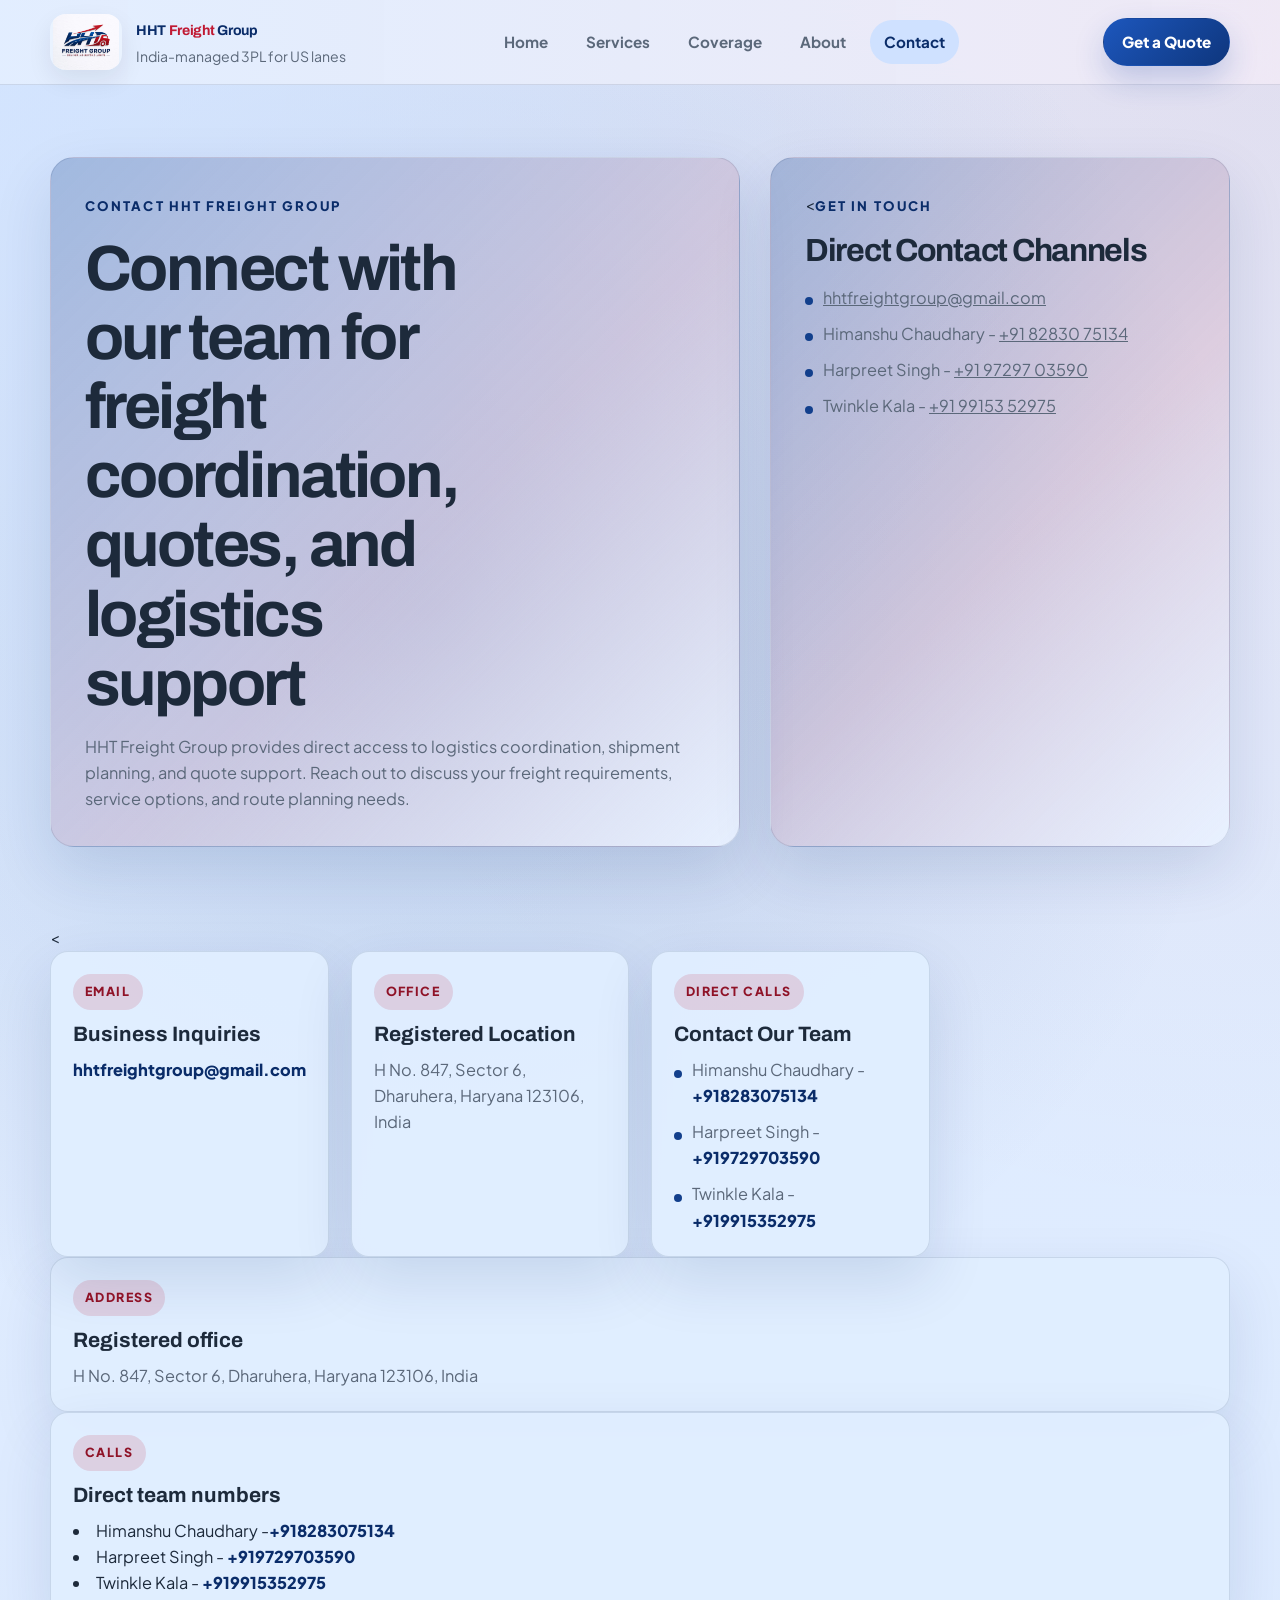
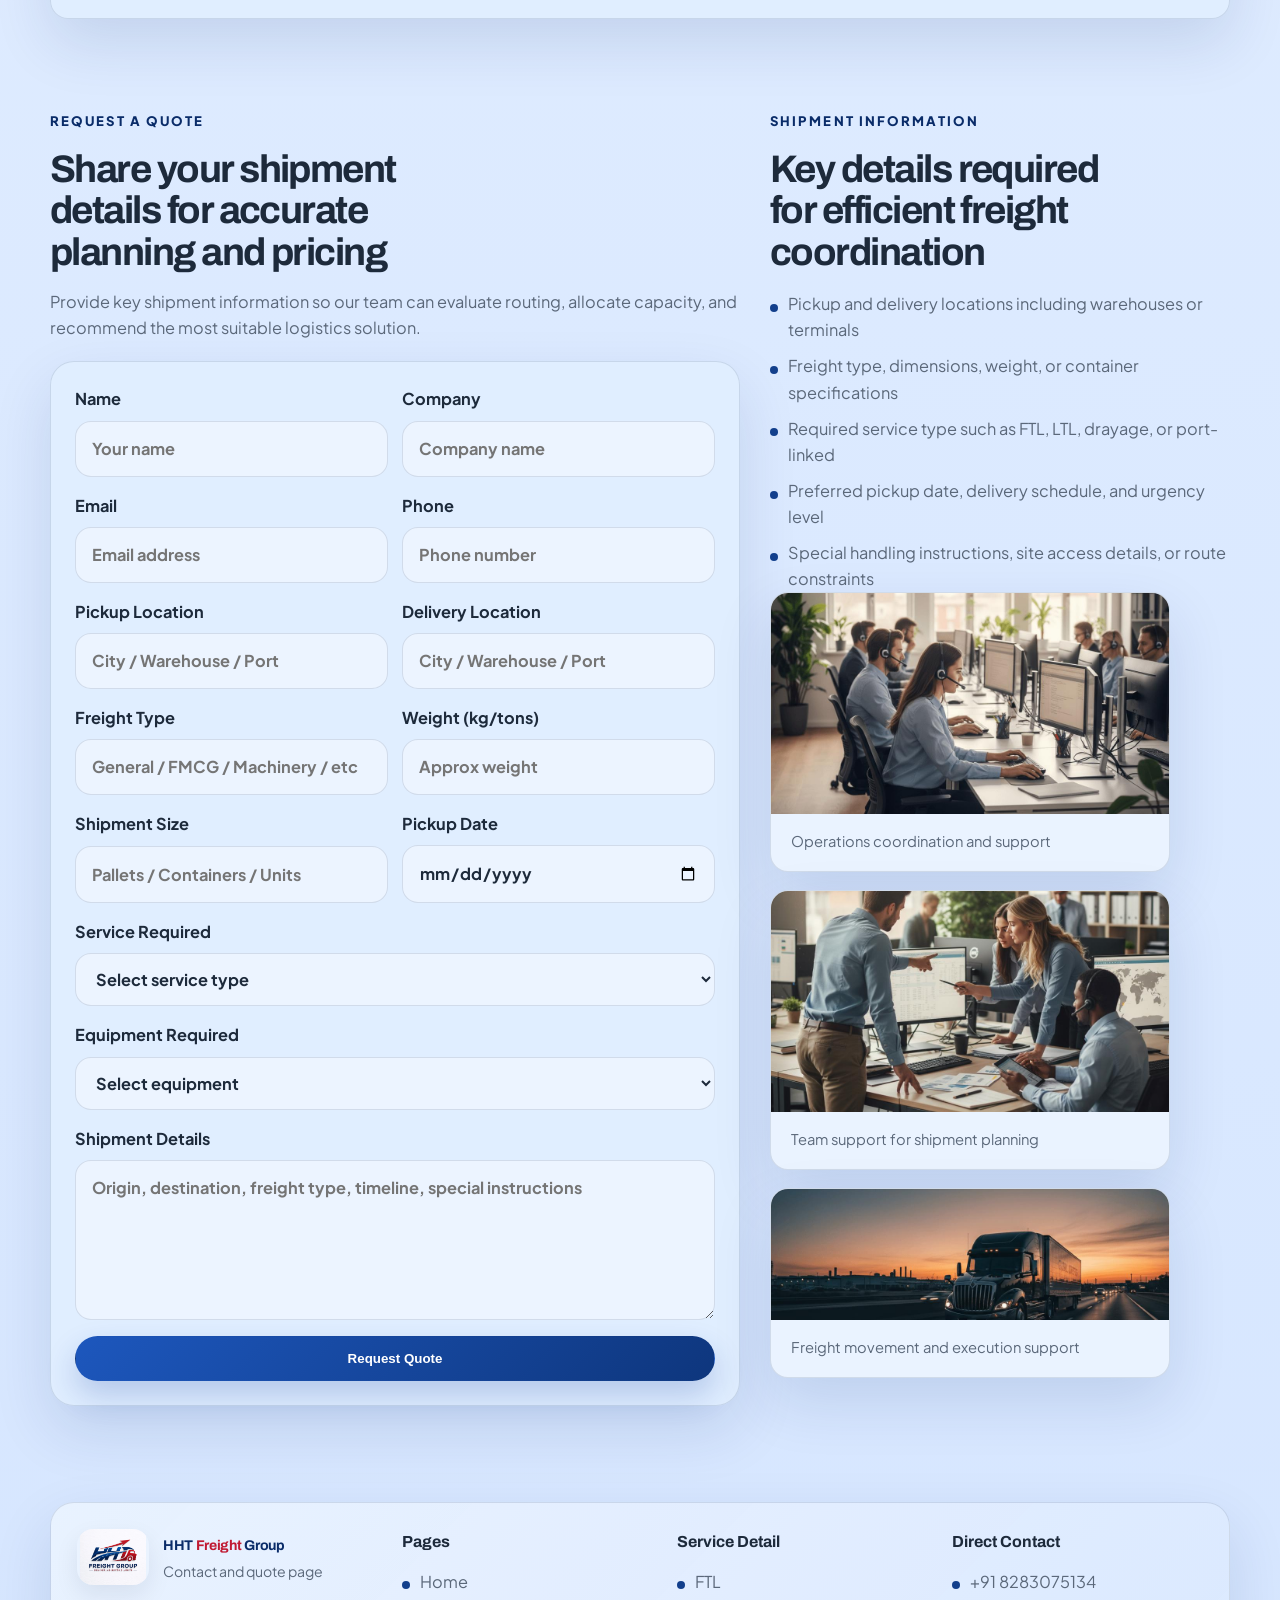
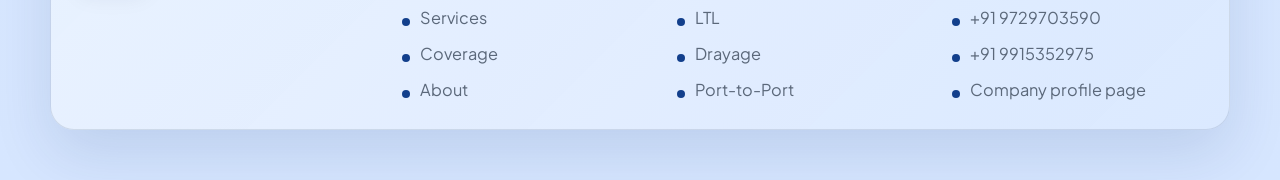
<file: contact.html>
<!DOCTYPE html>
<html lang="en">
<head>
  <meta charset="UTF-8">
  <meta name="viewport" content="width=device-width, initial-scale=1.0">
  <title>HHT Freight Group | Contact</title>
  <link rel="preconnect" href="https://fonts.googleapis.com">
  <link rel="preconnect" href="https://fonts.gstatic.com" crossorigin>
  <link href="https://fonts.googleapis.com/css2?family=Archivo:wght@600;700;800&family=Plus+Jakarta+Sans:wght@400;500;600;700;800&display=swap" rel="stylesheet">
  <link rel="stylesheet" href="site.css">
</head>
<body class="page-contact">
  <header class="site-header">
    <div class="container nav-wrap">
      <a class="brand" href="index.html" aria-label="HHT Freight Group home">
        <span class="brand-mark"><img src="logo.jpg" alt="HHT Freight Group logo"></span>
        <span class="brand-text">
          <strong><span class="brand-word-blue">HHT</span> <span class="brand-word-red">Freight</span> <span class="brand-word-blue">Group</span></strong>
          <span>India-managed 3PL for US lanes</span>
        </span>
      </a>
      <nav class="site-nav" aria-label="Primary navigation">
        <a href="index.html">Home</a>
        <a href="services.html">Services</a>
        <a href="coverage.html">Coverage</a>
        <a href="about.html">About</a>
        <a href="contact.html" aria-current="page">Contact</a>
      </nav>
      <a class="button button-small" href="contact.html">Get a Quote</a>
    </div>
  </header>

  <main>
    <section class="page-hero">
      <div class="container hero-grid">
        <div>
          <p class="eyebrow">Contact HHT Freight Group</p>

<h1 class="page-title">
Connect with our team for freight coordination, quotes, and logistics support
</h1>

<p class="lead">
HHT Freight Group provides direct access to logistics coordination, shipment planning, and quote support. Reach out to discuss your freight requirements, service options, and route planning needs.
</p>
        </div>
        <aside class="hero-panel">
          <<span class="panel-kicker">Get In Touch</span>

<h2>Direct Contact Channels</h2>

<ul class="mini-list">
  <li><a href="mailto:hhtfreightgroup@gmail.com">hhtfreightgroup@gmail.com</a></li>
  <li>Himanshu Chaudhary - <a href="tel:+918283075134">+91 82830 75134</a></li>
  <li>Harpreet Singh - <a href="tel:+919729703590">+91 97297 03590</a></li>
  <li>Twinkle Kala - <a href="tel:+919915352975">+91 99153 52975</a></li>
</ul>
        </aside>
      </div>
    </section>

    <section class="section">
      <div class="container">
        <<div class="contact-strip">

  <article class="contact-card">
    <span class="tag">Email</span>
    <h3>Business Inquiries</h3>
    <a href="mailto:hhtfreightgroup@gmail.com">hhtfreightgroup@gmail.com</a>
  </article>

  <article class="contact-card">
    <span class="tag">Office</span>
    <h3>Registered Location</h3>
    <p>H No. 847, Sector 6, Dharuhera, Haryana 123106, India</p>
  </article>

  <article class="contact-card">
    <span class="tag">Direct Calls</span>
    <h3>Contact Our Team</h3>
    <ul class="mini-list">
  
  <li>Himanshu Chaudhary -<a href="tel:+918283075134">+918283075134</a></li>
  <li>Harpreet Singh - <a href="tel:+919729703590">+919729703590</a></li>
  <li>Twinkle Kala - <a href="tel:+919915352975">+919915352975</a></li>
</ul>

  </article>

</div>
          <article class="contact-card">
            <span class="tag">Address</span>
            <h3>Registered office</h3>
            <p>H No. 847, Sector 6, Dharuhera, Haryana 123106, India</p>
          </article>
          <article class="contact-card">
            <span class="tag">Calls</span>
            <h3>Direct team numbers</h3>
          
  <li>Himanshu Chaudhary -<a href="tel:+918283075134">+918283075134</a></li>
  <li>Harpreet Singh - <a href="tel:+919729703590">+919729703590</a></li>
  <li>Twinkle Kala - <a href="tel:+919915352975">+919915352975</a></li>
</ul>
          </article>
        </div>
      </div>
    </section>

   <section class="section section-alt">
  <div class="container contact-grid">

    <!-- LEFT: FORM -->
    <div>
      <p class="section-kicker">Request a Quote</p>

      <h2 class="section-title">
        Share your shipment details for accurate planning and pricing
      </h2>

      <p class="section-copy">
        Provide key shipment information so our team can evaluate routing, allocate capacity, and recommend the most suitable logistics solution.
      </p>

<form class="inquiry-form" action="#">

  <!-- BASIC INFO -->
  <div class="field-row">
    <label>
      Name
      <input type="text" placeholder="Your name">
    </label>

    <label>
      Company
      <input type="text" placeholder="Company name">
    </label>
  </div>

  <div class="field-row">
    <label>
      Email
      <input type="email" placeholder="Email address">
    </label>

    <label>
      Phone
      <input type="tel" placeholder="Phone number">
    </label>
  </div>

  <!-- LOCATIONS -->
  <div class="field-row">
    <label>
      Pickup Location
      <input type="text" placeholder="City / Warehouse / Port">
    </label>

    <label>
      Delivery Location
      <input type="text" placeholder="City / Warehouse / Port">
    </label>
  </div>

  <!-- FREIGHT DETAILS -->
  <div class="field-row">
    <label>
      Freight Type
      <input type="text" placeholder="General / FMCG / Machinery / etc">
    </label>

    <label>
      Weight (kg/tons)
      <input type="text" placeholder="Approx weight">
    </label>
  </div>

  <div class="field-row">
    <label>
      Shipment Size
      <input type="text" placeholder="Pallets / Containers / Units">
    </label>

    <label>
      Pickup Date
      <input type="date">
    </label>
  </div>

  <!-- SERVICE -->
  <label>
    Service Required
    <select>
      <option>Select service type</option>
      <option>Full Truckload (FTL)</option>
      <option>Less Than Truckload (LTL)</option>
      <option>Drayage</option>
      <option>Port-to-Port</option>
    </select>
  </label>

  <!-- EQUIPMENT -->
  <label>
    Equipment Required
    <select>
      <option>Select equipment</option>
      <option>Dry Van</option>
      <option>Reefer</option>
      <option>Flatbed</option>
      <option>Container</option>
    </select>
  </label>

  <!-- DETAILS -->
  <label>
    Shipment Details
    <textarea rows="5" placeholder="Origin, destination, freight type, timeline, special instructions"></textarea>
  </label>

  <!-- BUTTON -->
  <button class="button" type="submit">Request Quote</button>

</form>    </div>

    <!-- RIGHT: INFO -->
    <div>
      <p class="section-kicker">Shipment Information</p>

      <h2 class="section-title">
        Key details required for efficient freight coordination
      </h2>

      <ul class="list-check">
        <li>Pickup and delivery locations including warehouses or terminals</li>
        <li>Freight type, dimensions, weight, or container specifications</li>
        <li>Required service type such as FTL, LTL, drayage, or port-linked</li>
        <li>Preferred pickup date, delivery schedule, and urgency level</li>
        <li>Special handling instructions, site access details, or route constraints</li>
      </ul>

      <div class="photo-grid compact">

      <div class="photo-grid compact">

  <!-- TOP 2 -->
  <article class="photo-card medium">
    <img src="contact-office-01.jpg" alt="Operations office">
    <figcaption>Operations coordination and support</figcaption>
  </article>

  <article class="photo-card medium">
    <img src="contact-team-01.jpg" alt="Team coordination">
    <figcaption>Team support for shipment planning</figcaption>
  </article>

  <!-- FULL WIDTH BELOW -->
  <figure class="photo-card wide">
    <img src="hero-truck.jpg" alt="Freight transport">
    <figcaption>Freight movement and execution support</figcaption>
  </figure>

</div>

  </div>
</section>
</main>

  <footer class="site-footer">
    <div class="container footer-grid">
      <div>
        <a class="brand footer-brand" href="index.html">
          <span class="brand-mark"><img src="logo.jpg" alt="HHT Freight Group logo"></span>
          <span class="brand-text">
            <strong><span class="brand-word-blue">HHT</span> <span class="brand-word-red">Freight</span> <span class="brand-word-blue">Group</span></strong>
            <span>Contact and quote page</span>
          </span>
        </a>
      </div>
      <div>
        <h3>Pages</h3>
        <ul class="footer-links">
          <li><a href="index.html">Home</a></li>
          <li><a href="services.html">Services</a></li>
          <li><a href="coverage.html">Coverage</a></li>
          <li><a href="about.html">About</a></li>
        </ul>
      </div>
      <div>
        <h3>Service Detail</h3>
        <ul class="footer-links">
          <li><a href="ftl.html">FTL</a></li>
          <li><a href="ltl.html">LTL</a></li>
          <li><a href="drayage.html">Drayage</a></li>
          <li><a href="port-to-port.html">Port-to-Port</a></li>
        </ul>
      </div>
      <div>
        <h3>Direct Contact</h3>
        <ul class="footer-links">
          
          <li><a href="tel:+918283075134">+91 8283075134</a></li>
          <li><a href="tel:+919729703590">+91 9729703590</a></li>
          <li><a href="tel:+919915352975">+91 9915352975</a></li>
          <li><a href="about.html">Company profile page</a></li>
        </ul>
      </div>
    </div>
  </footer>
</body>
</html>
</file>
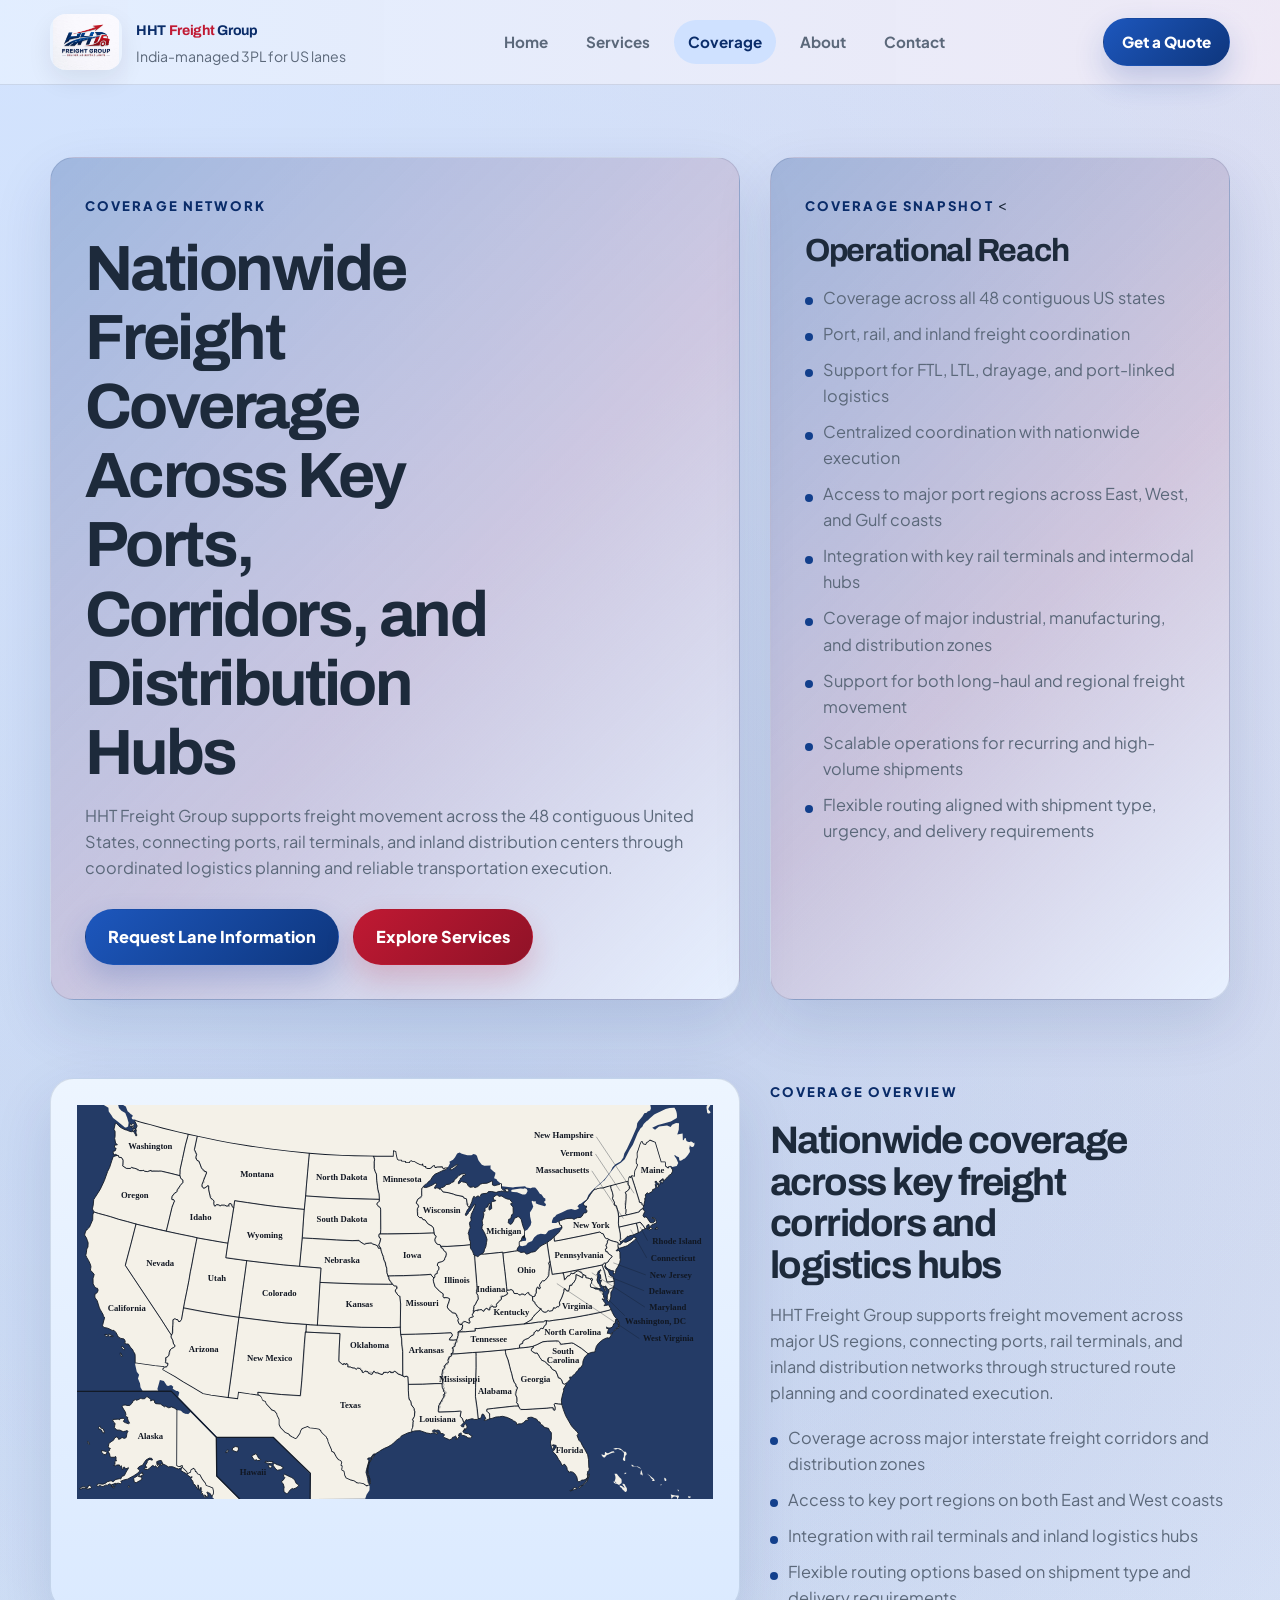
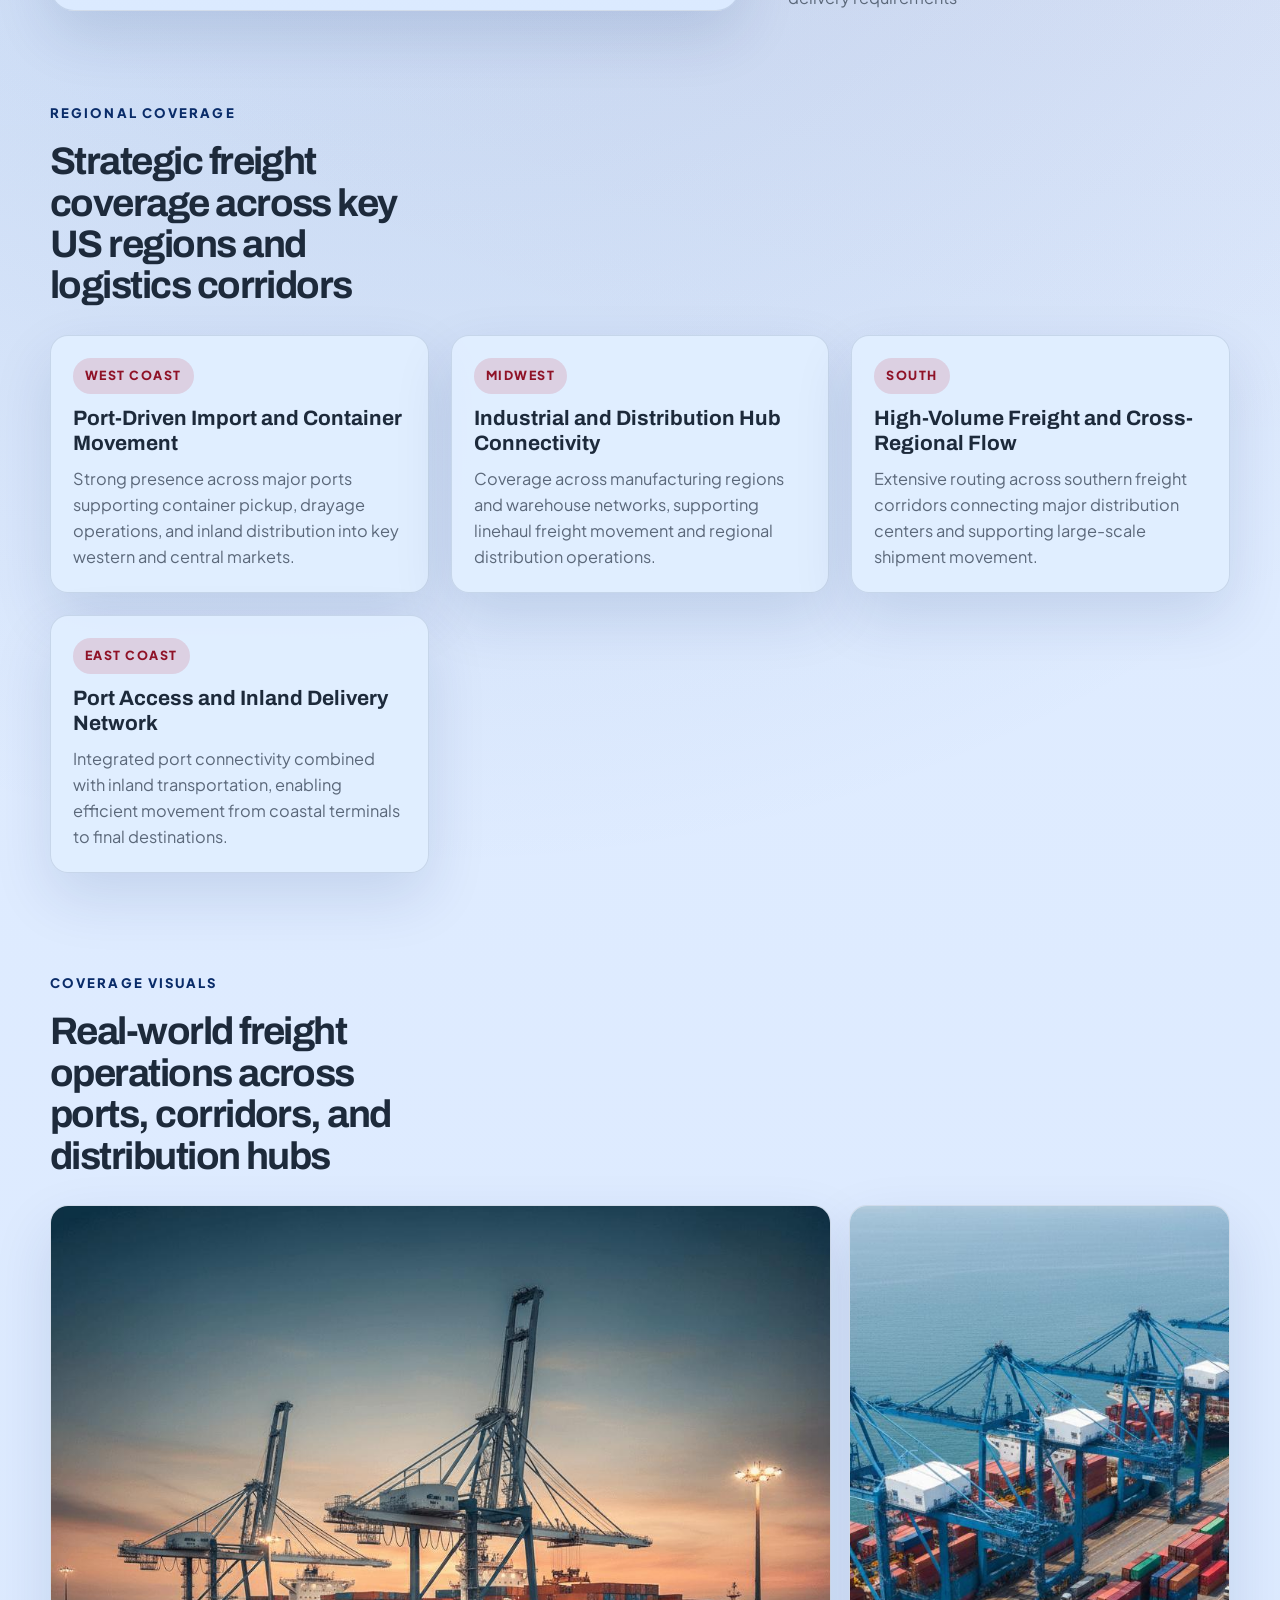
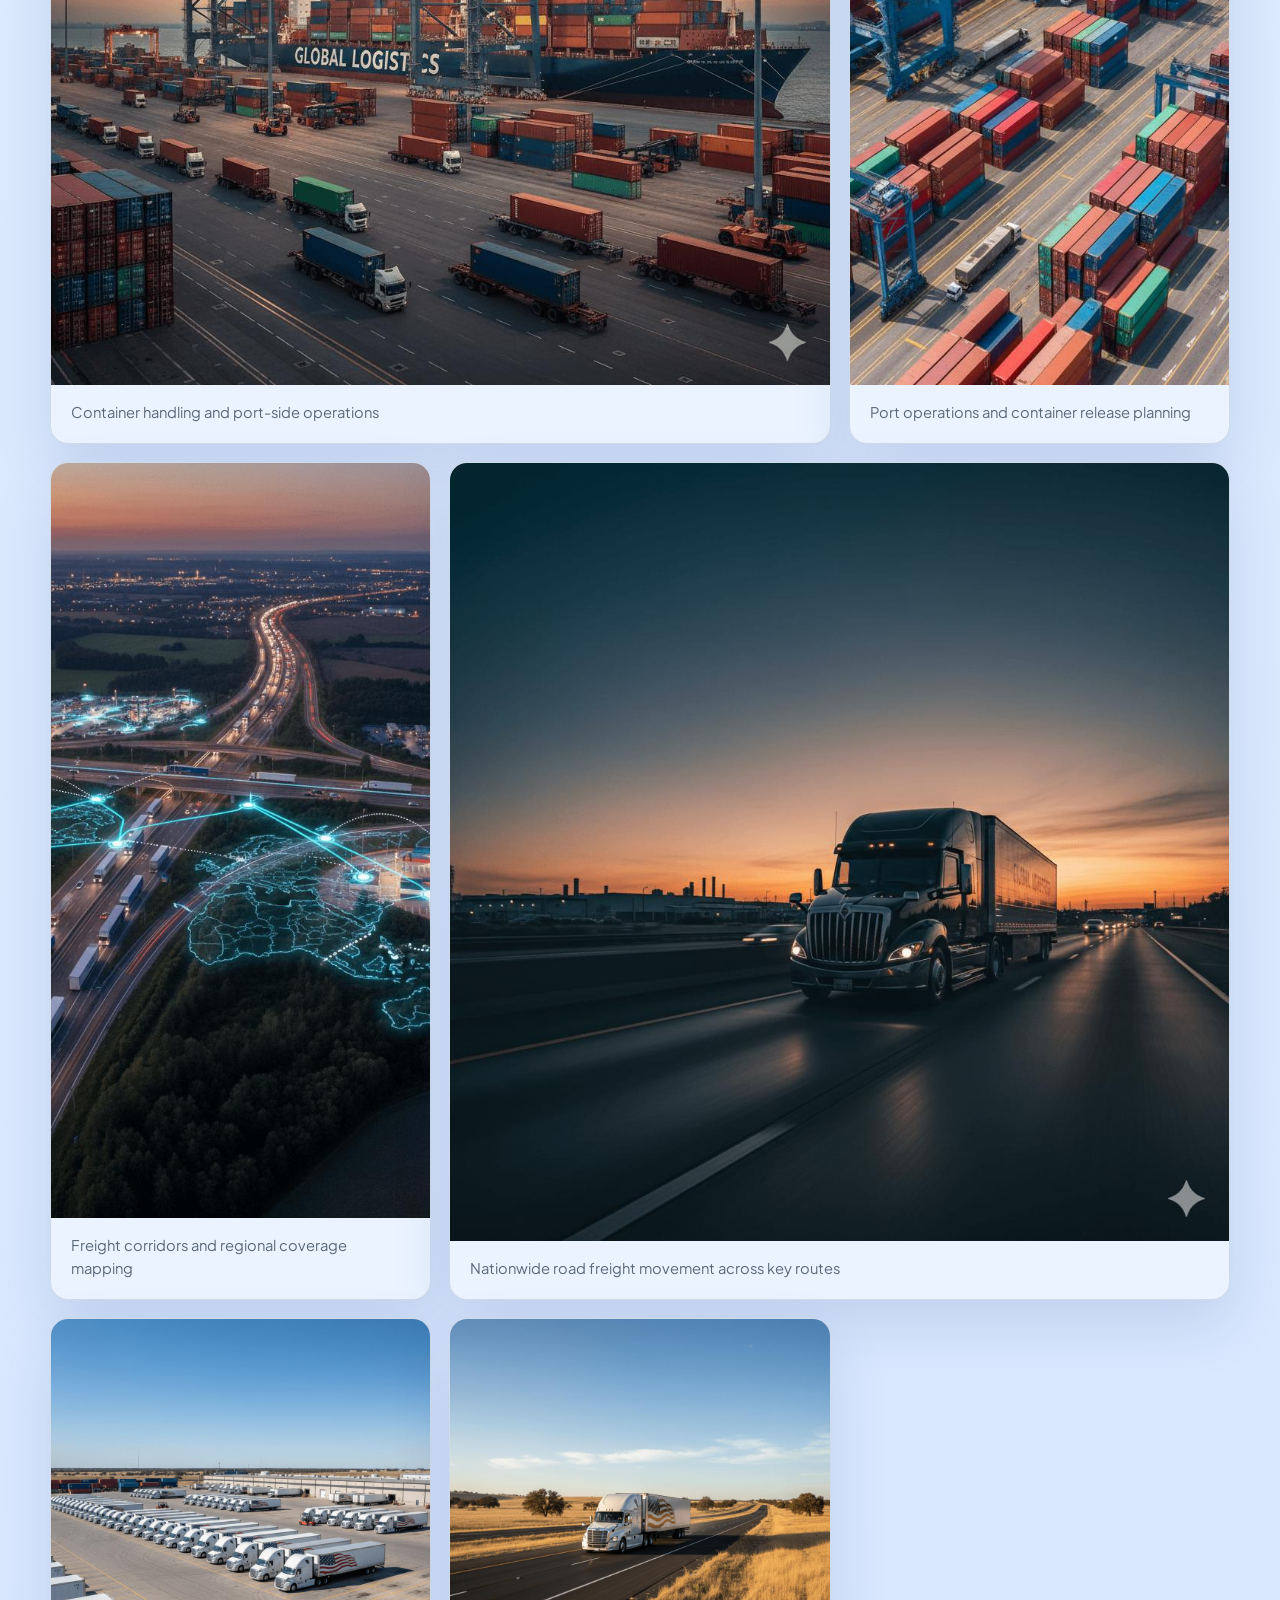
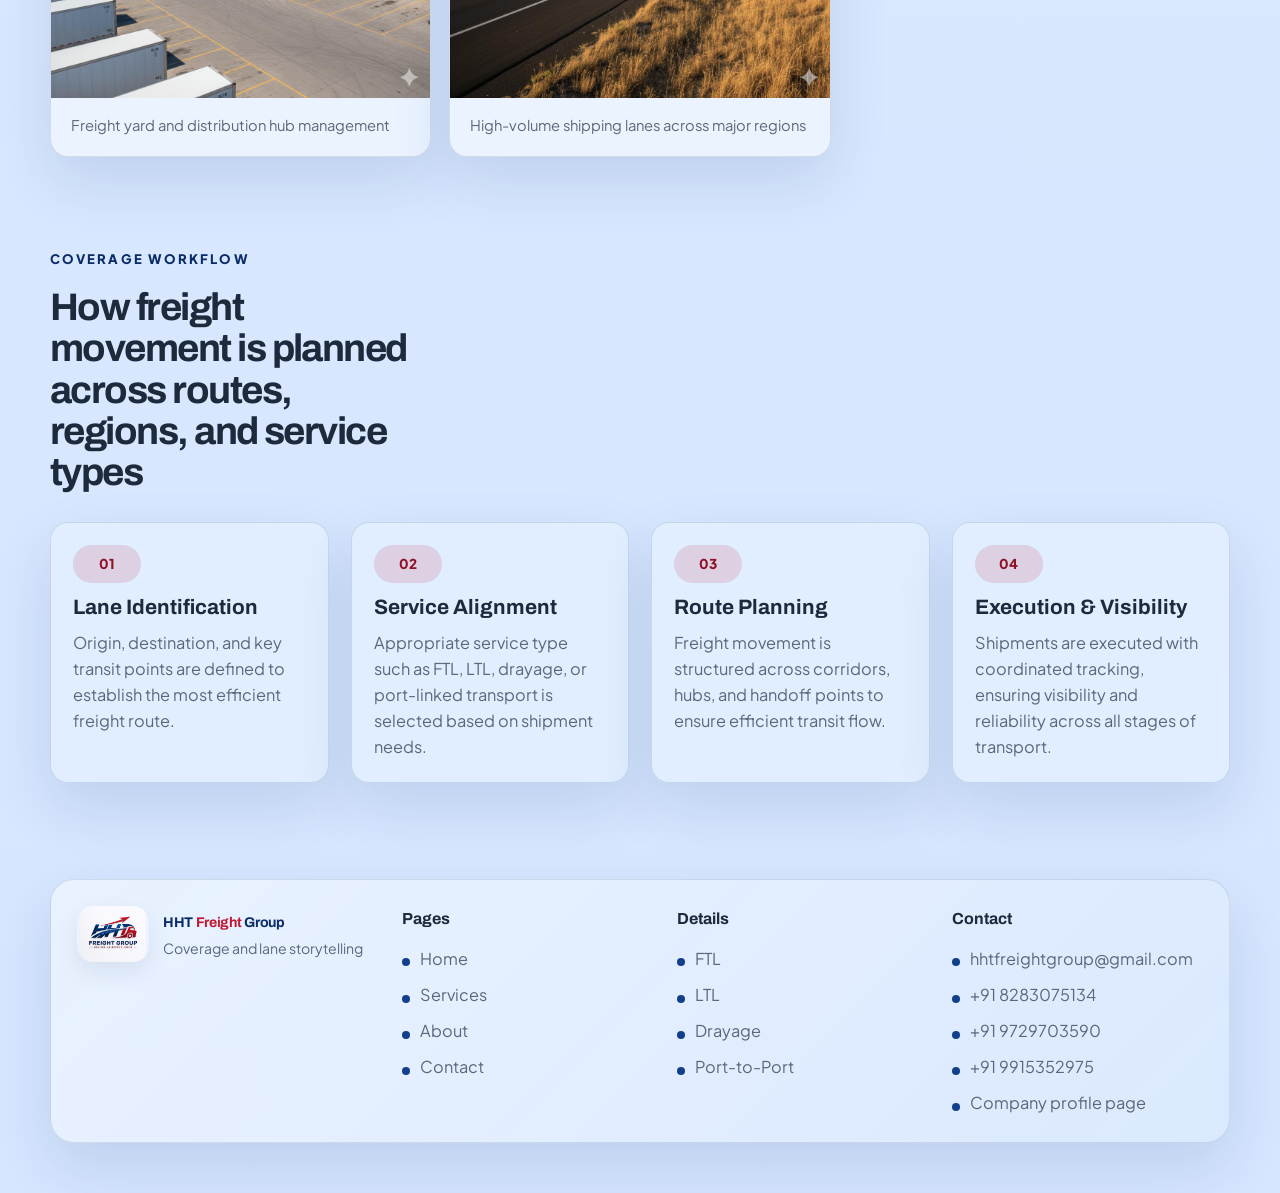
<file: coverage.html>
<!DOCTYPE html>
<html lang="en">
<head>
  <meta charset="UTF-8">
  <meta name="viewport" content="width=device-width, initial-scale=1.0">
  <title>HHT Freight Group | Coverage</title>
  <link rel="preconnect" href="https://fonts.googleapis.com">
  <link rel="preconnect" href="https://fonts.gstatic.com" crossorigin>
  <link href="https://fonts.googleapis.com/css2?family=Archivo:wght@600;700;800&family=Plus+Jakarta+Sans:wght@400;500;600;700;800&display=swap" rel="stylesheet">
  <link rel="stylesheet" href="site.css">
</head>
<body class="page-coverage">
  <header class="site-header">
    <div class="container nav-wrap">
      <a class="brand" href="index.html" aria-label="HHT Freight Group home">
        <span class="brand-mark"><img src="logo.jpg" alt="HHT Freight Group logo"></span>
        <span class="brand-text">
          <strong><span class="brand-word-blue">HHT</span> <span class="brand-word-red">Freight</span> <span class="brand-word-blue">Group</span></strong>
          <span>India-managed 3PL for US lanes</span>
        </span>
      </a>
      <nav class="site-nav" aria-label="Primary navigation">
        <a href="index.html">Home</a>
        <a href="services.html">Services</a>
        <a href="coverage.html" aria-current="page">Coverage</a>
        <a href="about.html">About</a>
        <a href="contact.html">Contact</a>
      </nav>
      <a class="button button-small" href="contact.html">Get a Quote</a>
    </div>
  </header>
<main>
  <section class="page-hero">
    <div class="container hero-grid">
      
      <div>
        <p class="eyebrow">Coverage Network</p>

        <h1 class="page-title">
          Nationwide Freight Coverage Across Key Ports, Corridors, and Distribution Hubs
        </h1>

        <p class="lead">
          HHT Freight Group supports freight movement across the 48 contiguous United States, connecting ports, rail terminals, and inland distribution centers through coordinated logistics planning and reliable transportation execution.
        </p>

        <div class="button-row">
          <a class="button" href="contact.html">Request Lane Information</a>
          <a class="button button-secondary" href="services.html">Explore Services</a>
        </div>
      </div>

      <aside class="hero-panel">
        <span class="panel-kicker">Coverage Snapshot</span>

        <<h2>Operational Reach</h2>

<ul class="mini-list">
  <li>Coverage across all 48 contiguous US states</li>
  <li>Port, rail, and inland freight coordination</li>
  <li>Support for FTL, LTL, drayage, and port-linked logistics</li>
  <li>Centralized coordination with nationwide execution</li>
  <li>Access to major port regions across East, West, and Gulf coasts</li>
  <li>Integration with key rail terminals and intermodal hubs</li>
  <li>Coverage of major industrial, manufacturing, and distribution zones</li>
  <li>Support for both long-haul and regional freight movement</li>
  <li>Scalable operations for recurring and high-volume shipments</li>
  <li>Flexible routing aligned with shipment type, urgency, and delivery requirements</li>
</ul>
      </aside>

    </div>
  </section>
<section class="section">
  <div class="container split-layout">

    <div class="map-card">
      <img src="us-coverage-map.svg" alt="United States freight coverage map">
    </div>

    <div>
      <p class="section-kicker">Coverage Overview</p>

      <h2 class="section-title">
        Nationwide coverage across key freight corridors and logistics hubs
      </h2>

      <p class="section-copy">
        HHT Freight Group supports freight movement across major US regions, connecting ports, rail terminals, and inland distribution networks through structured route planning and coordinated execution.
      </p>

      <ul class="list-check">
        <li>Coverage across major interstate freight corridors and distribution zones</li>
        <li>Access to key port regions on both East and West coasts</li>
        <li>Integration with rail terminals and inland logistics hubs</li>
        <li>Flexible routing options based on shipment type and delivery requirements</li>
      </ul>
    </div>

  </div>
</section>
<section class="section section-alt">
  <div class="container">

    <div class="section-head">
      <p class="section-kicker">Regional Coverage</p>

      <h2 class="section-title">
        Strategic freight coverage across key US regions and logistics corridors
      </h2>
    </div>

    <div class="spotlight-grid">

      <article class="spotlight-card">
        <span class="tag">West Coast</span>
        <h3>Port-Driven Import and Container Movement</h3>
        <p>
          Strong presence across major ports supporting container pickup, drayage operations, and inland distribution into key western and central markets.
        </p>
      </article>

      <article class="spotlight-card">
        <span class="tag">Midwest</span>
        <h3>Industrial and Distribution Hub Connectivity</h3>
        <p>
          Coverage across manufacturing regions and warehouse networks, supporting linehaul freight movement and regional distribution operations.
        </p>
      </article>

      <article class="spotlight-card">
        <span class="tag">South</span>
        <h3>High-Volume Freight and Cross-Regional Flow</h3>
        <p>
          Extensive routing across southern freight corridors connecting major distribution centers and supporting large-scale shipment movement.
        </p>
      </article>

      <article class="spotlight-card">
        <span class="tag">East Coast</span>
        <h3>Port Access and Inland Delivery Network</h3>
        <p>
          Integrated port connectivity combined with inland transportation, enabling efficient movement from coastal terminals to final destinations.
        </p>
      </article>

    </div>

  </div>
</section>
<section class="section">
  <div class="container">

    <div class="section-head">
      <p class="section-kicker">Coverage Visuals</p>

      <h2 class="section-title">
        Real-world freight operations across ports, corridors, and distribution hubs
      </h2>
    </div>

    <div class="photo-grid">

      <figure class="photo-card wide">
        <img src="port-logistics.jpg" alt="Port logistics operations">
        <figcaption>Container handling and port-side operations</figcaption>
      </figure>

      <article class="photo-card medium">
        <img src="coverage-port-01.jpg" alt="Port operations detail">
        <figcaption>Port operations and container release planning</figcaption>
      </article>

      <article class="photo-card medium">
        <img src="coverage-map-detail-01.jpg" alt="Freight coverage map">
        <figcaption>Freight corridors and regional coverage mapping</figcaption>
      </article>

      <figure class="photo-card wide">
        <img src="hero-truck.jpg" alt="Truck on highway">
        <figcaption>Nationwide road freight movement across key routes</figcaption>
      </figure>

      <article class="photo-card medium">
        <img src="coverage-yard-01.jpg" alt="Freight yard operations">
        <figcaption>Freight yard and distribution hub management</figcaption>
      </article>

      <article class="photo-card medium">
        <img src="coverage-lane-01.jpg" alt="Shipping lane operations">
        <figcaption>High-volume shipping lanes across major regions</figcaption>
      </article>

    </div>

  </div>
</section>

<section class="section section-alt">
  <div class="container">

    <!-- 🔥 HEADING -->
    <div class="section-head">
      <p class="section-kicker">Coverage Workflow</p>
      <h2 class="section-title">How freight movement is planned across routes, regions, and service types</h2>
    </div>

    <div class="process-grid">

      <article class="process-card">
        <span class="process-number">01</span>
        <h3>Lane Identification</h3>
        <p>Origin, destination, and key transit points are defined to establish the most efficient freight route.</p>
      </article>

      <article class="process-card">
        <span class="process-number">02</span>
        <h3>Service Alignment</h3>
        <p>Appropriate service type such as FTL, LTL, drayage, or port-linked transport is selected based on shipment needs.</p>
      </article>

      <article class="process-card">
        <span class="process-number">03</span>
        <h3>Route Planning</h3>
        <p>Freight movement is structured across corridors, hubs, and handoff points to ensure efficient transit flow.</p>
      </article>

      <article class="process-card">
        <span class="process-number">04</span>
        <h3>Execution & Visibility</h3>
        <p>Shipments are executed with coordinated tracking, ensuring visibility and reliability across all stages of transport.</p>
      </article>

    </div>

  </div>
</section>
</main>

  <footer class="site-footer">
    <div class="container footer-grid">
      <div>
        <a class="brand footer-brand" href="index.html">
          <span class="brand-mark"><img src="logo.jpg" alt="HHT Freight Group logo"></span>
          <span class="brand-text">
            <strong><span class="brand-word-blue">HHT</span> <span class="brand-word-red">Freight</span> <span class="brand-word-blue">Group</span></strong>
            <span>Coverage and lane storytelling</span>
          </span>
        </a>
      </div>
      <div>
        <h3>Pages</h3>
        <ul class="footer-links">
          <li><a href="index.html">Home</a></li>
          <li><a href="services.html">Services</a></li>
          <li><a href="about.html">About</a></li>
          <li><a href="contact.html">Contact</a></li>
        </ul>
      </div>
      <div>
        <h3>Details</h3>
        <ul class="footer-links">
          <li><a href="ftl.html">FTL</a></li>
          <li><a href="ltl.html">LTL</a></li>
          <li><a href="drayage.html">Drayage</a></li>
          <li><a href="port-to-port.html">Port-to-Port</a></li>
        </ul>
      </div>
      <div>
        <h3>Contact</h3>
        <ul class="footer-links">
          <li><a href="mailto:hhtfreightgroup@gmail.com">hhtfreightgroup@gmail.com</a></li>
          <li><a href="tel:+918283075134">+91 8283075134</a></li>
          <li><a href="tel:+919729703590">+91 9729703590</a></li>
          <li><a href="tel:+919915352975">+91 9915352975</a></li>
          <li><a href="about.html">Company profile page</a></li>
        </ul>
      </div>
    </div>
  </footer>
</body>
</html>
</file>
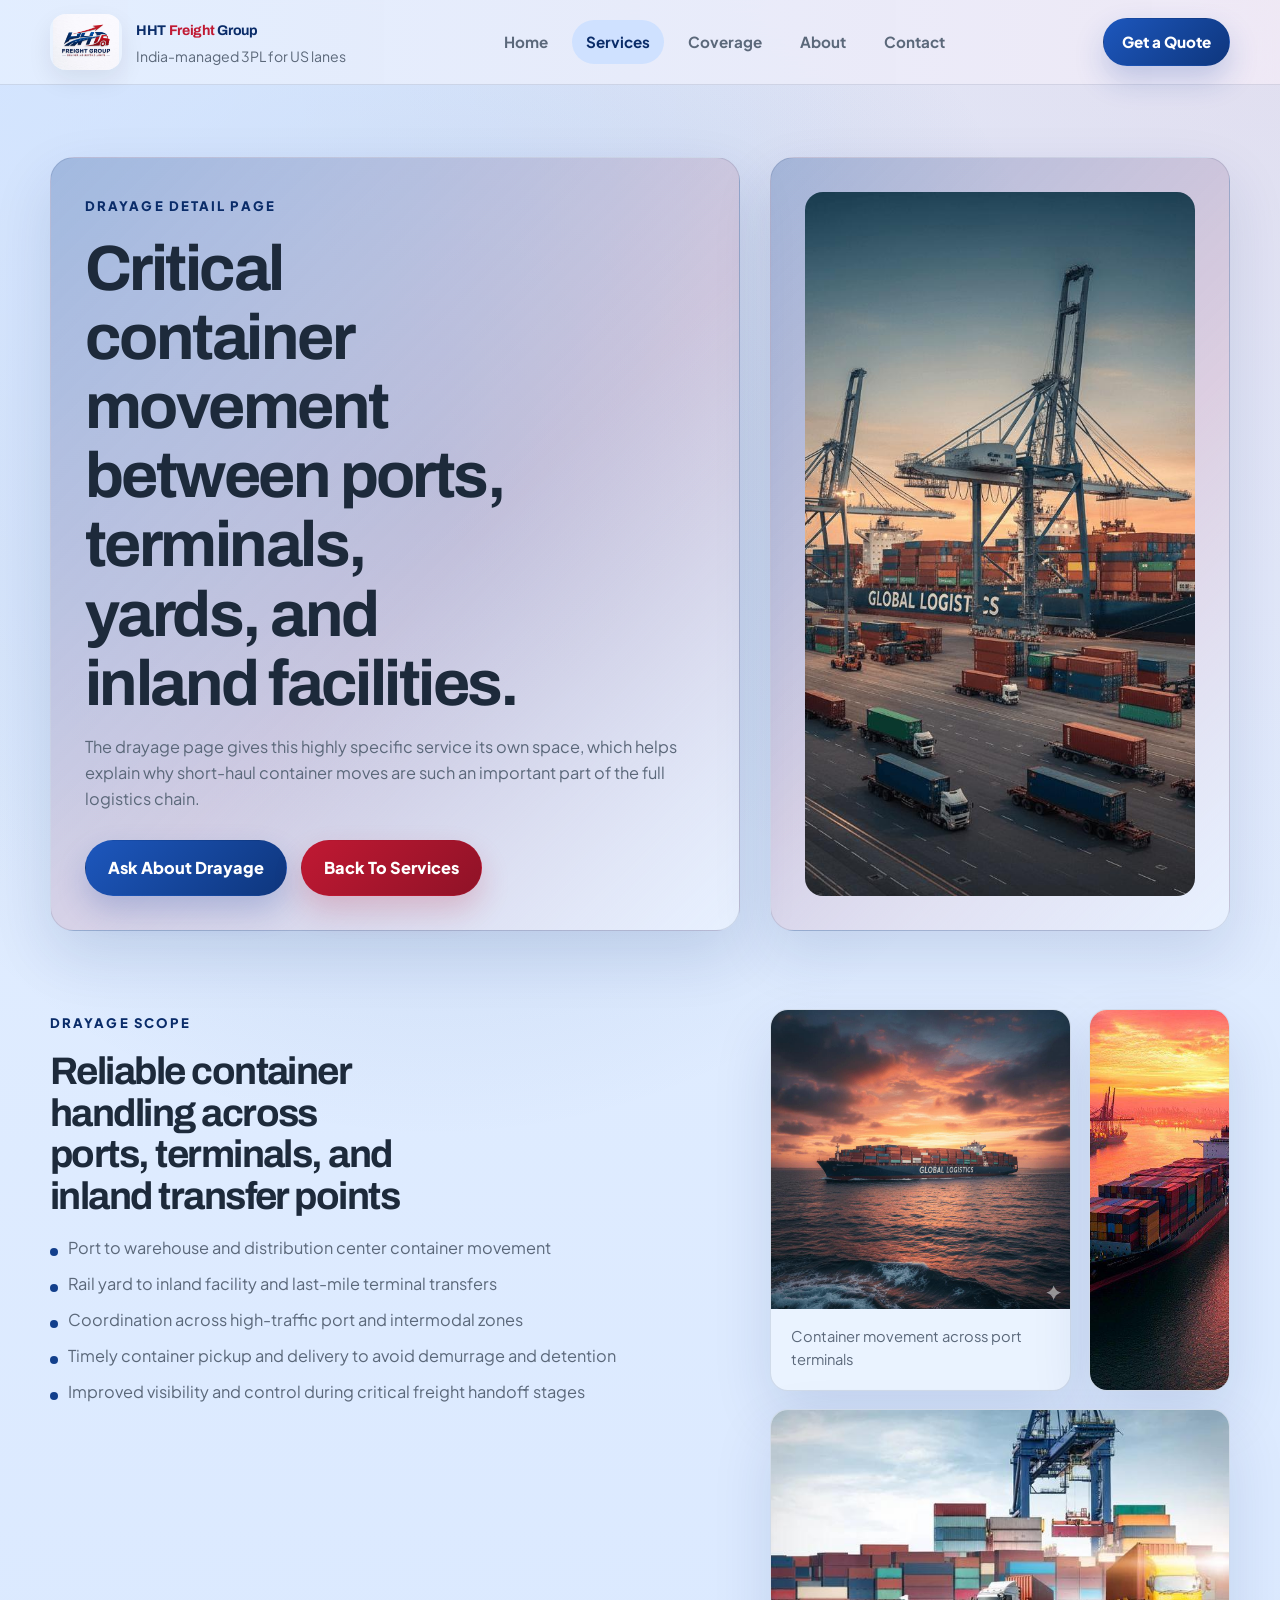
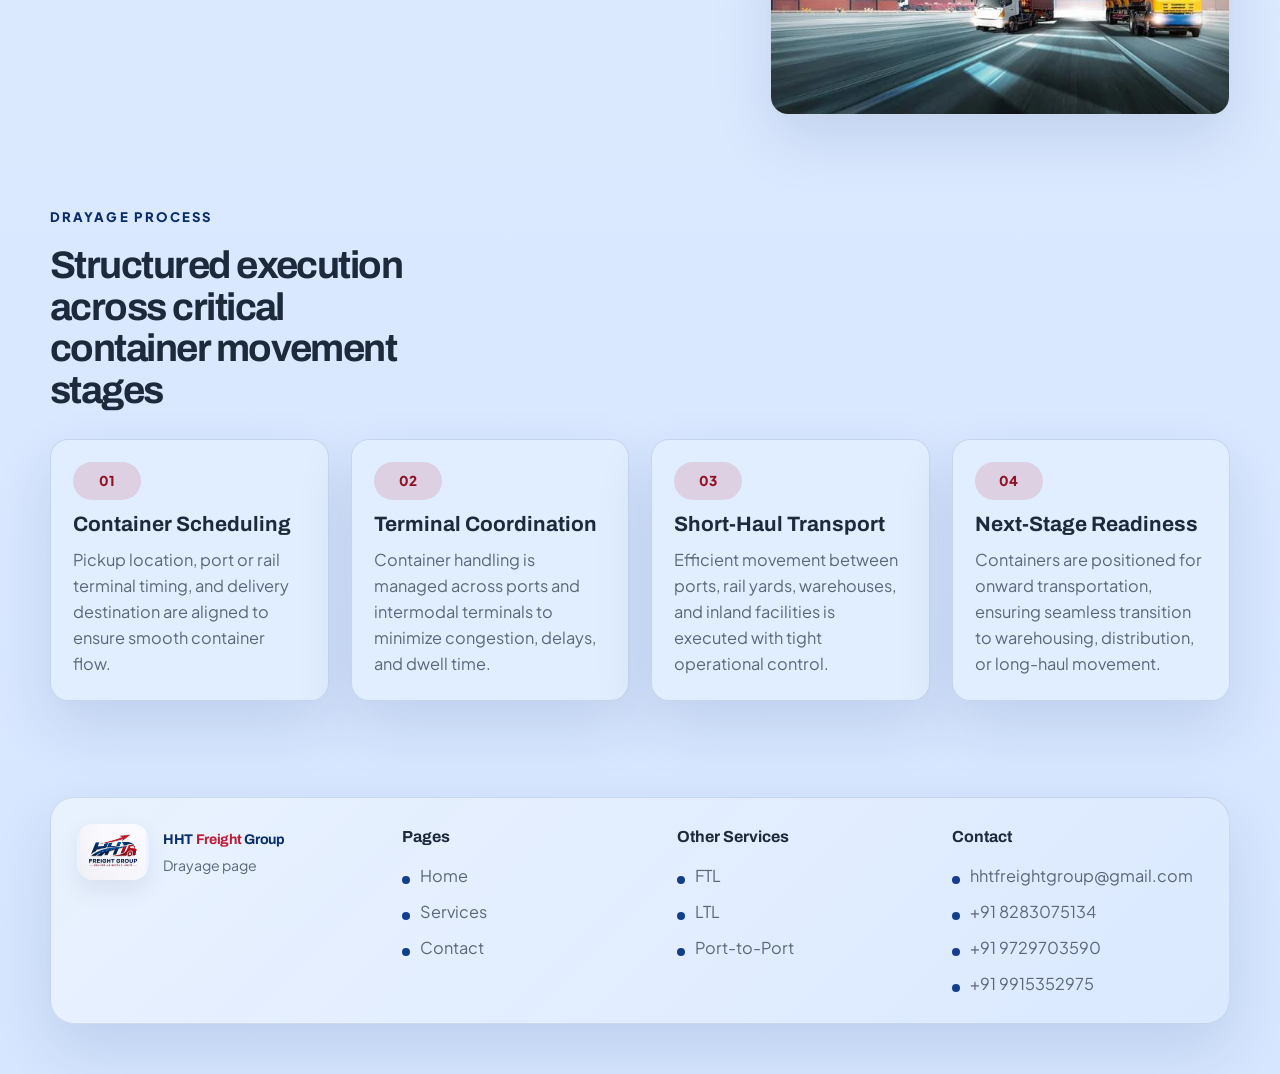
<file: drayage.html>
<!DOCTYPE html>
<html lang="en">
<head>
  <meta charset="UTF-8">
  <meta name="viewport" content="width=device-width, initial-scale=1.0">
  <title>HHT Freight Group | Drayage</title>
  <link rel="preconnect" href="https://fonts.googleapis.com">
  <link rel="preconnect" href="https://fonts.gstatic.com" crossorigin>
  <link href="https://fonts.googleapis.com/css2?family=Archivo:wght@600;700;800&family=Plus+Jakarta+Sans:wght@400;500;600;700;800&display=swap" rel="stylesheet">
  <link rel="stylesheet" href="site.css">
</head>
<body class="page-drayage">
  <header class="site-header">
    <div class="container nav-wrap">
      <a class="brand" href="index.html" aria-label="HHT Freight Group home">
        <span class="brand-mark"><img src="logo.jpg" alt="HHT Freight Group logo"></span>
        <span class="brand-text">
          <strong><span class="brand-word-blue">HHT</span> <span class="brand-word-red">Freight</span> <span class="brand-word-blue">Group</span></strong>
          <span>India-managed 3PL for US lanes</span>
        </span>
      </a>
      <nav class="site-nav" aria-label="Primary navigation">
        <a href="index.html">Home</a>
        <a href="services.html" aria-current="page">Services</a>
        <a href="coverage.html">Coverage</a>
        <a href="about.html">About</a>
        <a href="contact.html">Contact</a>
      </nav>
      <a class="button button-small" href="contact.html">Get a Quote</a>
    </div>
  </header>

  <main>
    <section class="page-hero">
      <div class="container hero-grid">
        <div>
          <p class="eyebrow">Drayage Detail Page</p>
          <h1 class="page-title">Critical container movement between ports, terminals, yards, and inland facilities.</h1>
          <p class="lead">The drayage page gives this highly specific service its own space, which helps explain why short-haul container moves are such an important part of the full logistics chain.</p>
          <div class="button-row">
            <a class="button" href="contact.html">Ask About Drayage</a>
            <a class="button button-secondary" href="services.html">Back To Services</a>
          </div>
        </div>
        <div class="hero-media">
          <img src="port-logistics.jpg" alt="Port logistics and drayage activity">
        </div>
      </div>
    </section>

<section class="section">
  <div class="container split-layout">
    
    <div>
      <p class="section-kicker">Drayage Scope</p>

      <h2 class="section-title">
        Reliable container handling across ports, terminals, and inland transfer points
      </h2>

      <ul class="list-check">
        <li>Port to warehouse and distribution center container movement</li>
        <li>Rail yard to inland facility and last-mile terminal transfers</li>
        <li>Coordination across high-traffic port and intermodal zones</li>
        <li>Timely container pickup and delivery to avoid demurrage and detention</li>
        <li>Improved visibility and control during critical freight handoff stages</li>
      </ul>
    </div>

    <div class="photo-grid compact">

      <figure class="photo-card wide">
        <img src="cargo-ship.jpg" alt="Cargo ship and containers for drayage support">
        <figcaption>Container movement across port terminals</figcaption>
      </figure>

      <article class="photo-card medium">
        <img src="drayage-gallery-01.jpg" alt="Container yard handling operations">
      </article>

      <article class="photo-card medium full">
        <img src="drayage-gallery-02.jpg" alt="Port drayage truck operations">
      </article>

    </div>

  </div>
</section>
    <section class="section section-alt">
  <div class="container">

    <!-- 🔥 HEADING ADDED -->
    <div class="section-head">
      <p class="section-kicker">Drayage Process</p>
      <h2 class="section-title">Structured execution across critical container movement stages</h2>
    </div>

    <div class="process-grid">

      <article class="process-card">
        <span class="process-number">01</span>
        <h3>Container Scheduling</h3>
        <p>Pickup location, port or rail terminal timing, and delivery destination are aligned to ensure smooth container flow.</p>
      </article>

      <article class="process-card">
        <span class="process-number">02</span>
        <h3>Terminal Coordination</h3>
        <p>Container handling is managed across ports and intermodal terminals to minimize congestion, delays, and dwell time.</p>
      </article>

      <article class="process-card">
        <span class="process-number">03</span>
        <h3>Short-Haul Transport</h3>
        <p>Efficient movement between ports, rail yards, warehouses, and inland facilities is executed with tight operational control.</p>
      </article>

      <article class="process-card">
        <span class="process-number">04</span>
        <h3>Next-Stage Readiness</h3>
        <p>Containers are positioned for onward transportation, ensuring seamless transition to warehousing, distribution, or long-haul movement.</p>
      </article>

    </div>

  </div>
</section>
</main>

  <footer class="site-footer">
    <div class="container footer-grid">
      <div>
        <a class="brand footer-brand" href="index.html">
          <span class="brand-mark"><img src="logo.jpg" alt="HHT Freight Group logo"></span>
          <span class="brand-text">
            <strong><span class="brand-word-blue">HHT</span> <span class="brand-word-red">Freight</span> <span class="brand-word-blue">Group</span></strong>
            <span>Drayage page</span>
          </span>
        </a>
      </div>
      <div>
        <h3>Pages</h3>
        <ul class="footer-links">
          <li><a href="index.html">Home</a></li>
          <li><a href="services.html">Services</a></li>
          <li><a href="contact.html">Contact</a></li>
        </ul>
      </div>
      <div>
        <h3>Other Services</h3>
        <ul class="footer-links">
          <li><a href="ftl.html">FTL</a></li>
          <li><a href="ltl.html">LTL</a></li>
          <li><a href="port-to-port.html">Port-to-Port</a></li>
        </ul>
      </div>
      <div>
        <h3>Contact</h3>
        <ul class="footer-links">
          <li><a href="mailto:hhtfreightgroup@gmail.com">hhtfreightgroup@gmail.com</a></li>
          <li><a href="tel:+918283075134">+91 8283075134</a></li>
          <li><a href="tel:+919729703590">+91 9729703590</a></li>
          <li><a href="tel:+919915352975">+91 9915352975</a></li>
        </ul>
      </div>
    </div>
  </footer>
</body>
</html>
</file>
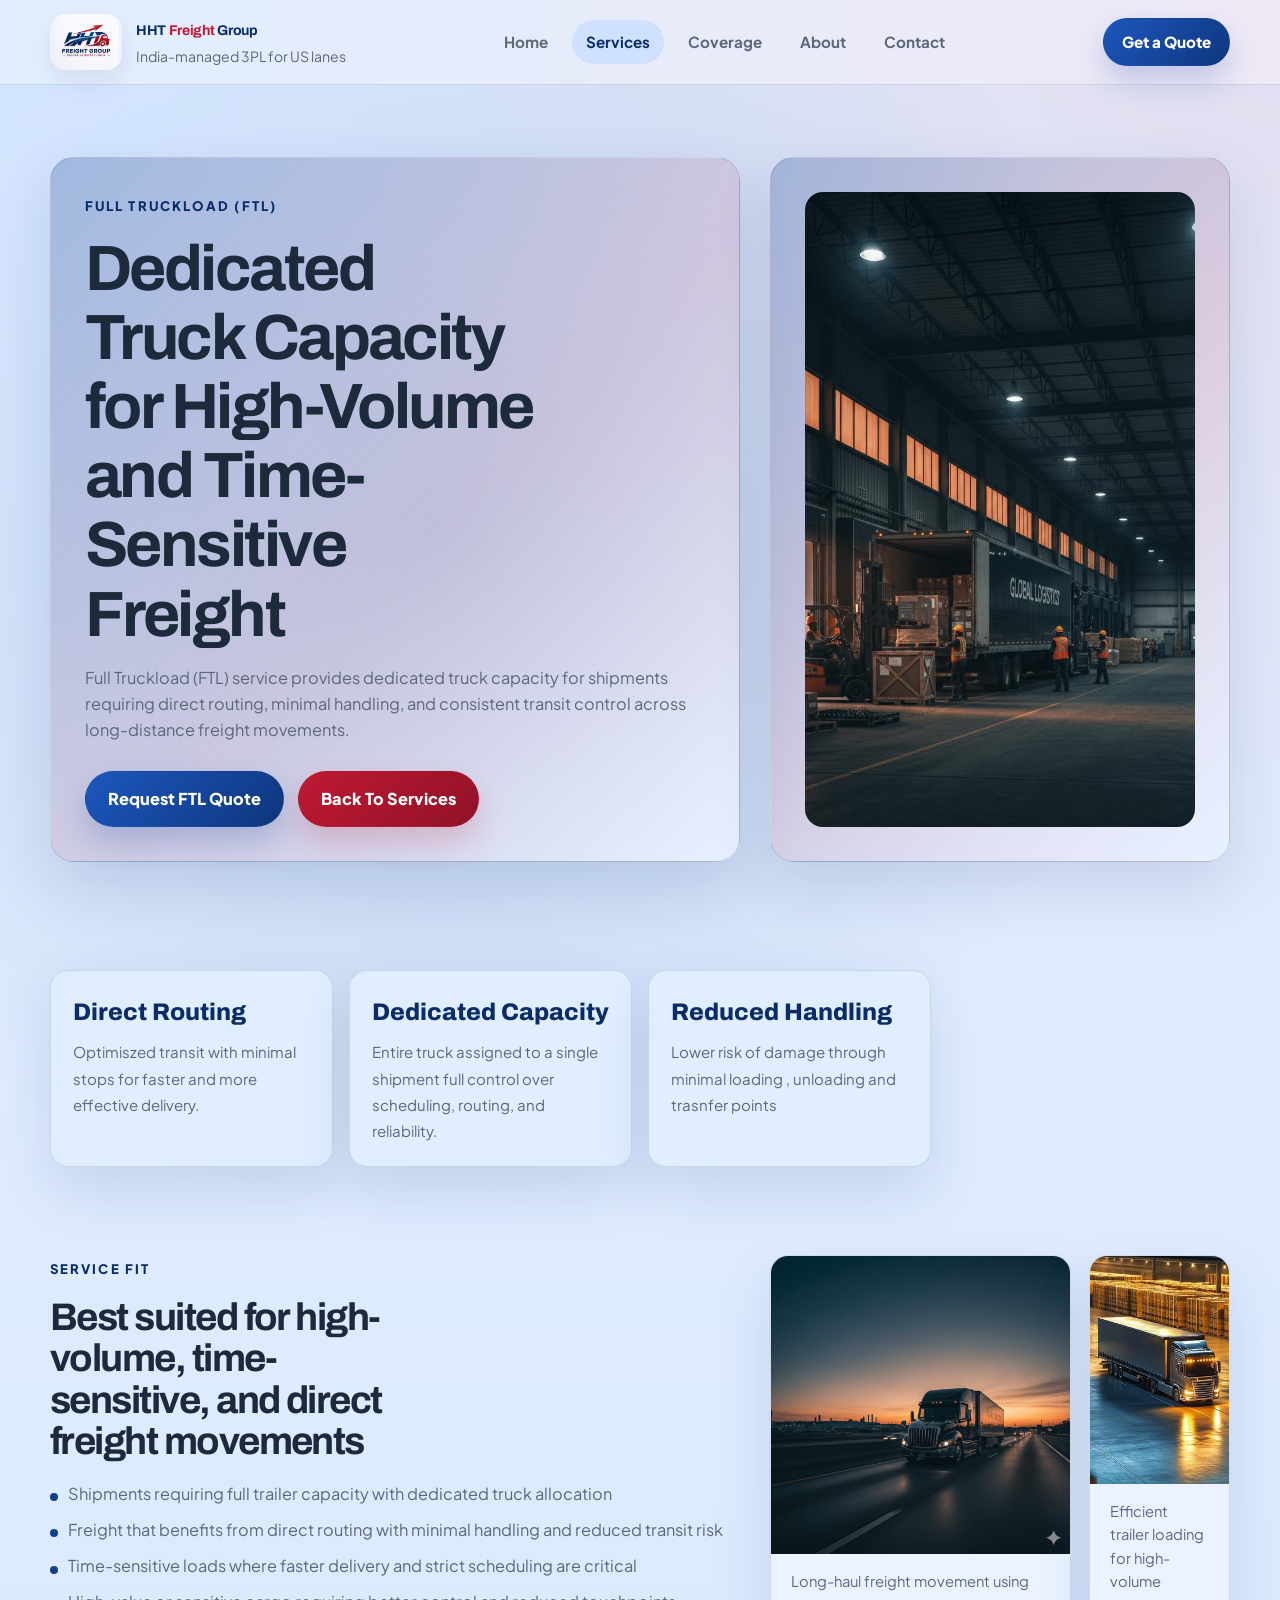
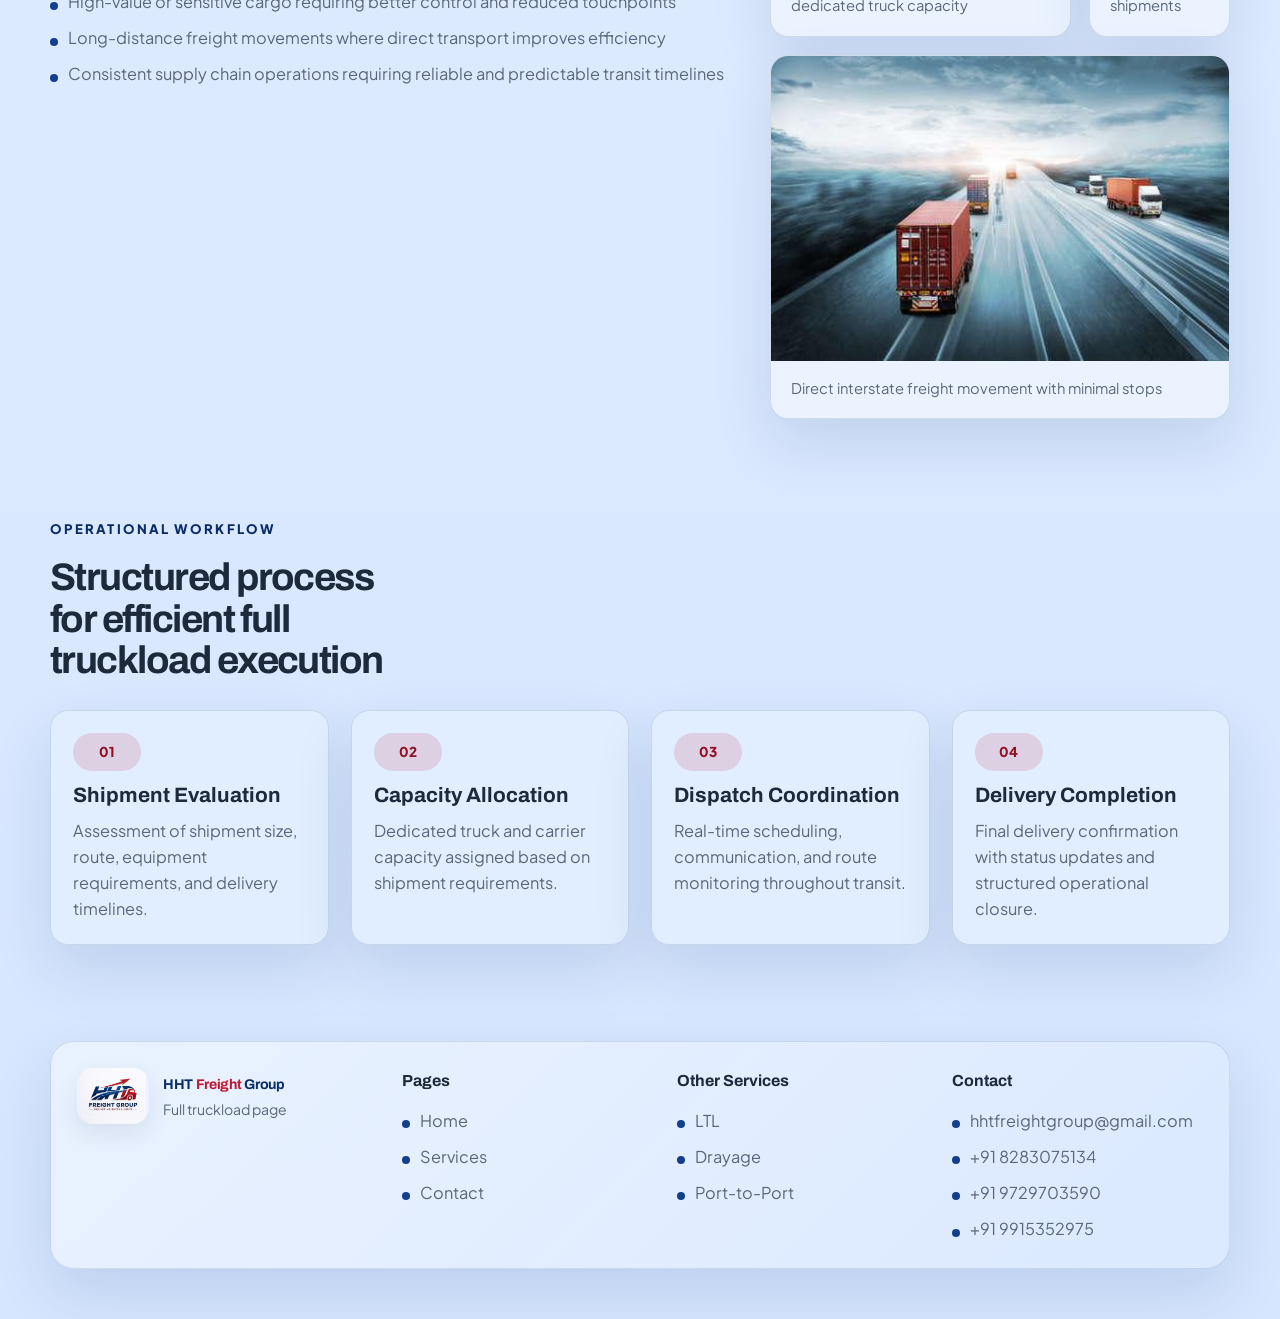
<file: ftl.html>
<!DOCTYPE html>
<html lang="en">
<head>
  <meta charset="UTF-8">
  <meta name="viewport" content="width=device-width, initial-scale=1.0">
  <title>HHT Freight Group | Full Truckload</title>
  <link rel="preconnect" href="https://fonts.googleapis.com">
  <link rel="preconnect" href="https://fonts.gstatic.com" crossorigin>
  <link href="https://fonts.googleapis.com/css2?family=Archivo:wght@600;700;800&family=Plus+Jakarta+Sans:wght@400;500;600;700;800&display=swap" rel="stylesheet">
  <link rel="stylesheet" href="site.css">
</head>
<body class="page-ftl">
  <header class="site-header">
    <div class="container nav-wrap">
      <a class="brand" href="index.html" aria-label="HHT Freight Group home">
        <span class="brand-mark"><img src="logo.jpg" alt="HHT Freight Group logo"></span>
        <span class="brand-text">
          <strong><span class="brand-word-blue">HHT</span> <span class="brand-word-red">Freight</span> <span class="brand-word-blue">Group</span></strong>
          <span>India-managed 3PL for US lanes</span>
        </span>
      </a>
      <nav class="site-nav" aria-label="Primary navigation">
        <a href="index.html">Home</a>
        <a href="services.html" aria-current="page">Services</a>
        <a href="coverage.html">Coverage</a>
        <a href="about.html">About</a>
        <a href="contact.html">Contact</a>
      </nav>
      <a class="button button-small" href="contact.html">Get a Quote</a>
    </div>
  </header>
<main>
  <section class="page-hero">
    <div class="container hero-grid">
      <div>
        <p class="eyebrow">Full Truckload (FTL)</p>

        <h1 class="page-title">
          Dedicated Truck Capacity for High-Volume and Time-Sensitive Freight
        </h1>

        <p class="lead">
          Full Truckload (FTL) service provides dedicated truck capacity for shipments requiring direct routing, minimal handling, and consistent transit control across long-distance freight movements.
        </p>

        <div class="button-row">
          <a class="button" href="contact.html">Request FTL Quote</a>
          <a class="button button-secondary" href="services.html">Back To Services</a>
        </div>
      </div>

      <div class="hero-media">
        <img src="ftl-truck-loading.jpg" alt="Full truckload freight loading">
      </div>
    </div>
  </section>

    <section class="section">
      <div class="container">
        <div class="stats-grid">
          <article class="metric-card">
            <span class="metric-value">Direct Routing</span>
            <span class="metric-label">Optimiszed transit with minimal stops for faster and more effective delivery.</span>
          </article>
          <article class="metric-card">
            <span class="metric-value">Dedicated Capacity</span>
            <span class="metric-label">Entire truck assigned to a single shipment full control over scheduling, routing, and reliability.
            </span>
          </article>
          <article class="metric-card">
            <span class="metric-value">Reduced Handling</span>
            <span class="metric-label">Lower risk of damage through minimal loading , unloading and trasnfer points</span>
          </article>
        </div>
      </div>
    </section>
<section class="section section-alt">
  <div class="container split-layout">
    
    <div>
  <p class="section-kicker">Service Fit</p>

  <h2 class="section-title">
    Best suited for high-volume, time-sensitive, and direct freight movements
  </h2>

  <ul class="list-check">
    <li>Shipments requiring full trailer capacity with dedicated truck allocation</li>
    <li>Freight that benefits from direct routing with minimal handling and reduced transit risk</li>
    <li>Time-sensitive loads where faster delivery and strict scheduling are critical</li>
    <li>High-value or sensitive cargo requiring better control and reduced touchpoints</li>
    <li>Long-distance freight movements where direct transport improves efficiency</li>
    <li>Consistent supply chain operations requiring reliable and predictable transit timelines</li>
  </ul>
</div>

    <div class="photo-grid compact">

      <figure class="photo-card wide">
        <img src="hero-truck.jpg" alt="Truck transporting full truckload freight">
        <figcaption>Long-haul freight movement using dedicated truck capacity</figcaption>
      </figure>

      <article class="photo-card medium">
        <img src="ftl-gallery-01.jpg" alt="Full truckload trailer loading">
        <figcaption>Efficient trailer loading for high-volume shipments</figcaption>
      </article>

      <article class="photo-card medium full">
        <img src="ftl-gallery-02.jpg" alt="Freight transport on highway">
        <figcaption>Direct interstate freight movement with minimal stops</figcaption>
      </article>

    </div>

  </div>
</section>

<section class="section">
  <div class="container">

    <div class="section-head">
      <p class="section-kicker">Operational Workflow</p>
      <h2 class="section-title">Structured process for efficient full truckload execution</h2>
    </div>

    <div class="process-grid">

      <article class="process-card">
        <span class="process-number">01</span>
        <h3>Shipment Evaluation</h3>
        <p>Assessment of shipment size, route, equipment requirements, and delivery timelines.</p>
      </article>

      <article class="process-card">
        <span class="process-number">02</span>
        <h3>Capacity Allocation</h3>
        <p>Dedicated truck and carrier capacity assigned based on shipment requirements.</p>
      </article>

      <article class="process-card">
        <span class="process-number">03</span>
        <h3>Dispatch Coordination</h3>
        <p>Real-time scheduling, communication, and route monitoring throughout transit.</p>
      </article>

      <article class="process-card">
        <span class="process-number">04</span>
        <h3>Delivery Completion</h3>
        <p>Final delivery confirmation with status updates and structured operational closure.</p>
      </article>

    </div>

  </div>
</section>
</main>

  <footer class="site-footer">
    <div class="container footer-grid">
      <div>
        <a class="brand footer-brand" href="index.html">
          <span class="brand-mark"><img src="logo.jpg" alt="HHT Freight Group logo"></span>
          <span class="brand-text">
            <strong><span class="brand-word-blue">HHT</span> <span class="brand-word-red">Freight</span> <span class="brand-word-blue">Group</span></strong>
            <span>Full truckload page</span>
          </span>
        </a>
      </div>
      <div>
        <h3>Pages</h3>
        <ul class="footer-links">
          <li><a href="index.html">Home</a></li>
          <li><a href="services.html">Services</a></li>
          <li><a href="contact.html">Contact</a></li>
        </ul>
      </div>
      <div>
        <h3>Other Services</h3>
        <ul class="footer-links">
          <li><a href="ltl.html">LTL</a></li>
          <li><a href="drayage.html">Drayage</a></li>
          <li><a href="port-to-port.html">Port-to-Port</a></li>
        </ul>
      </div>
      <div>
        <h3>Contact</h3>
        <ul class="footer-links">
          <li><a href="mailto:hhtfreightgroup@gmail.com">hhtfreightgroup@gmail.com</a></li>
          <li><a href="tel:+918283075134">+91 8283075134</a></li>
          <li><a href="tel:+919729703590">+91 9729703590</a></li>
          <li><a href="tel:+919915352975">+91 9915352975</a></li>
        </ul>
      </div>
    </div>
  </footer>
</body>
</html>
</file>
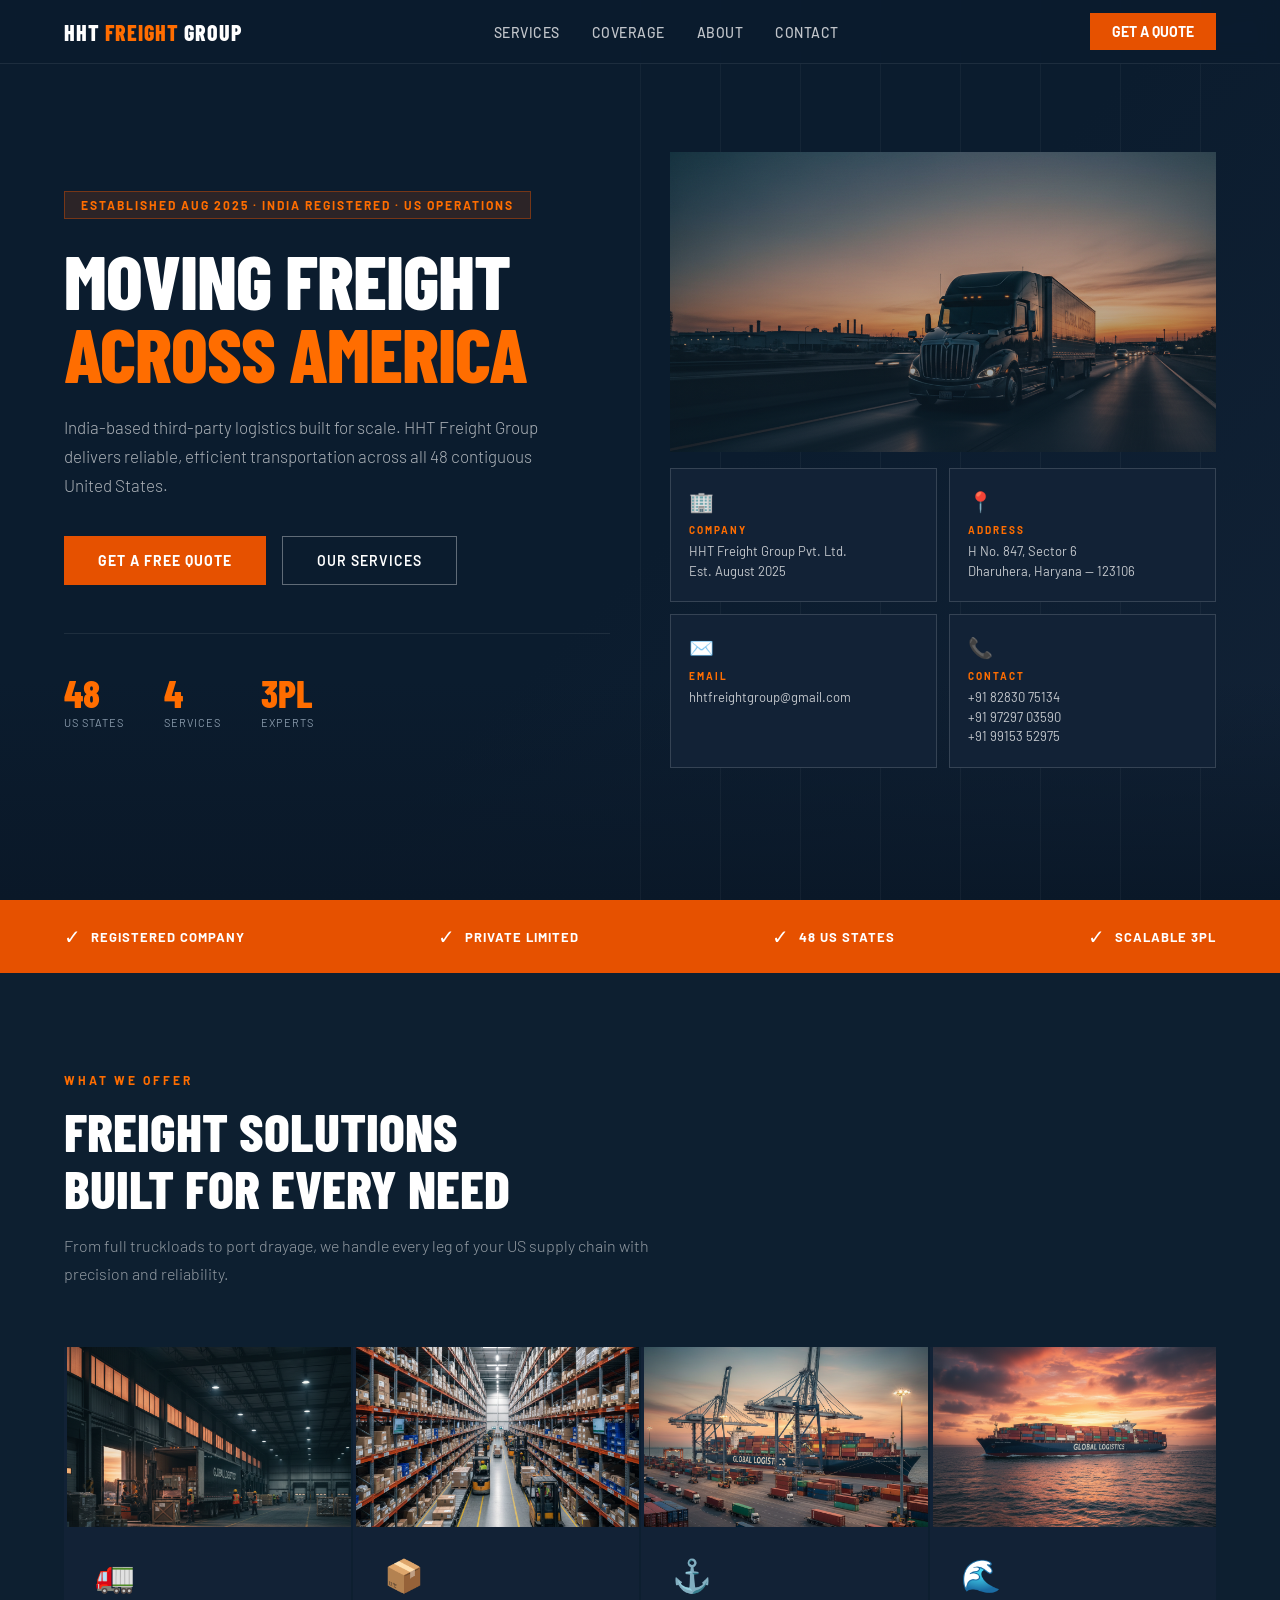
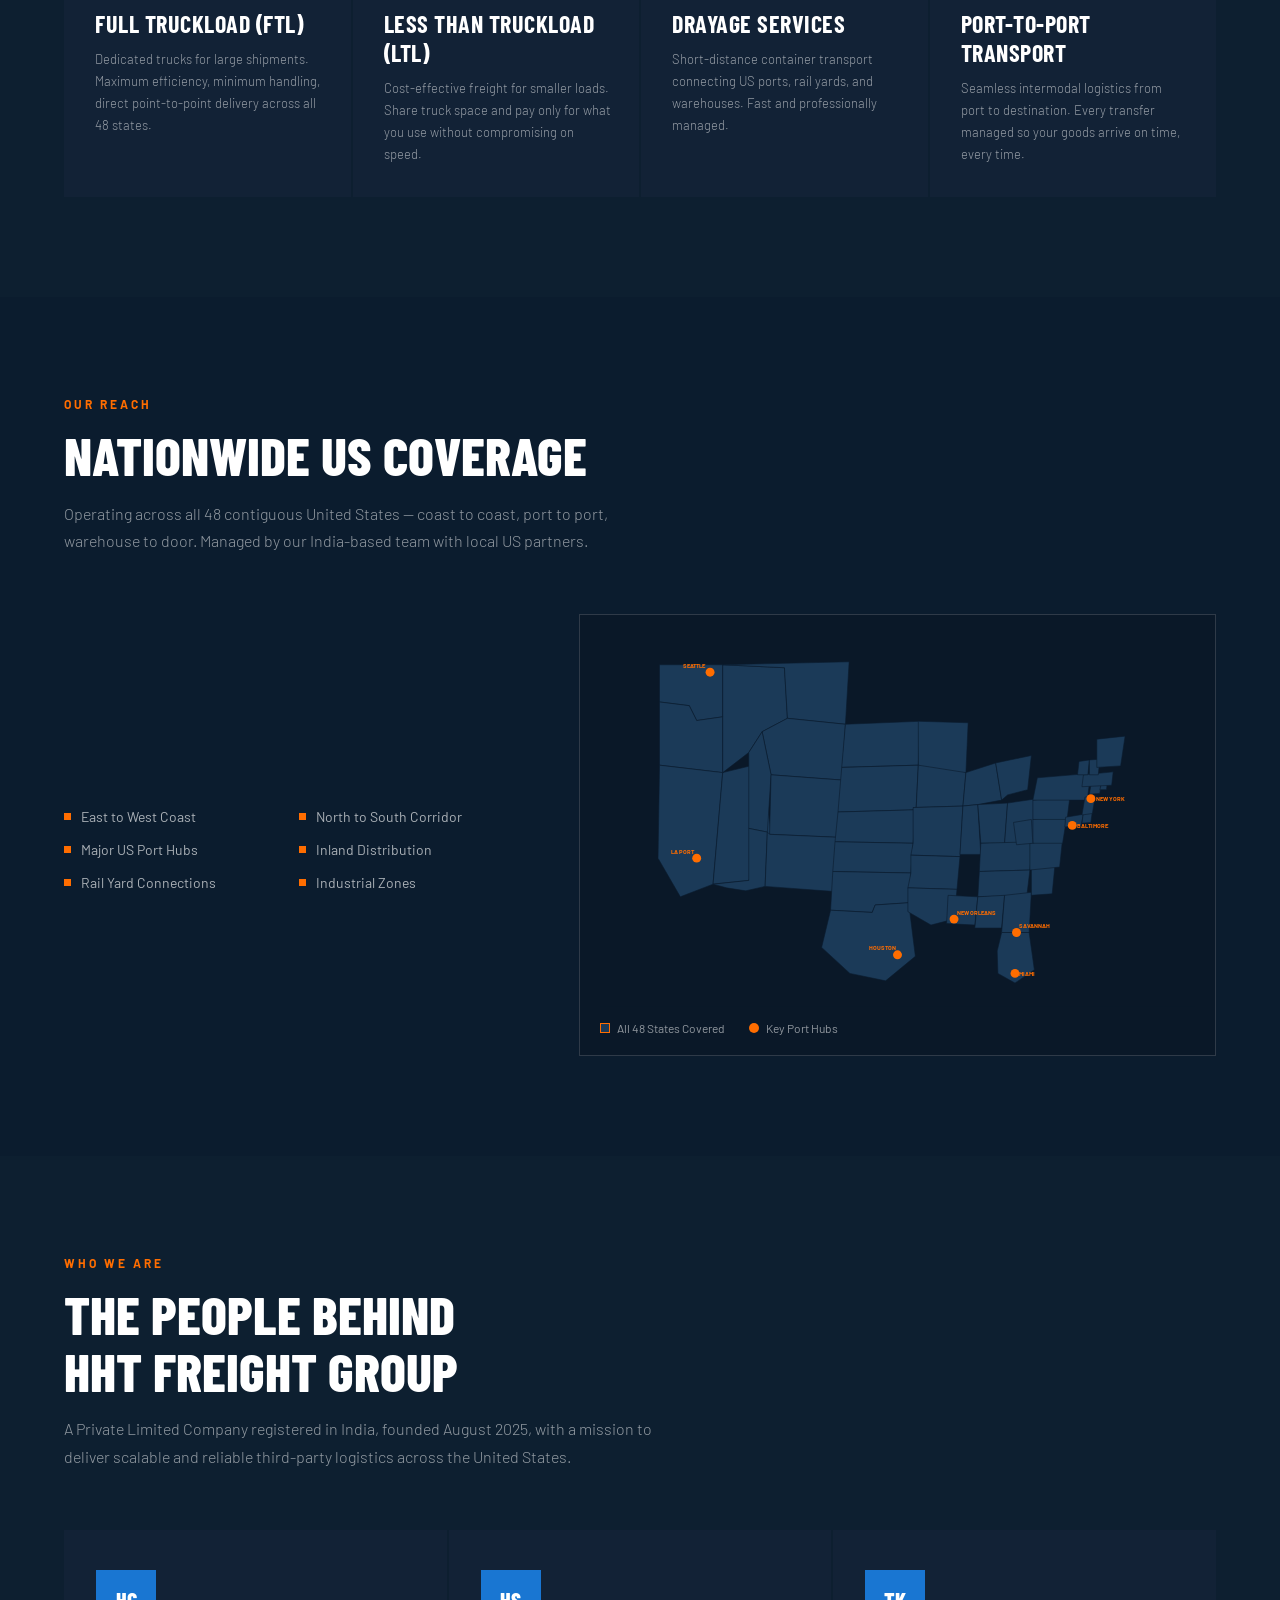
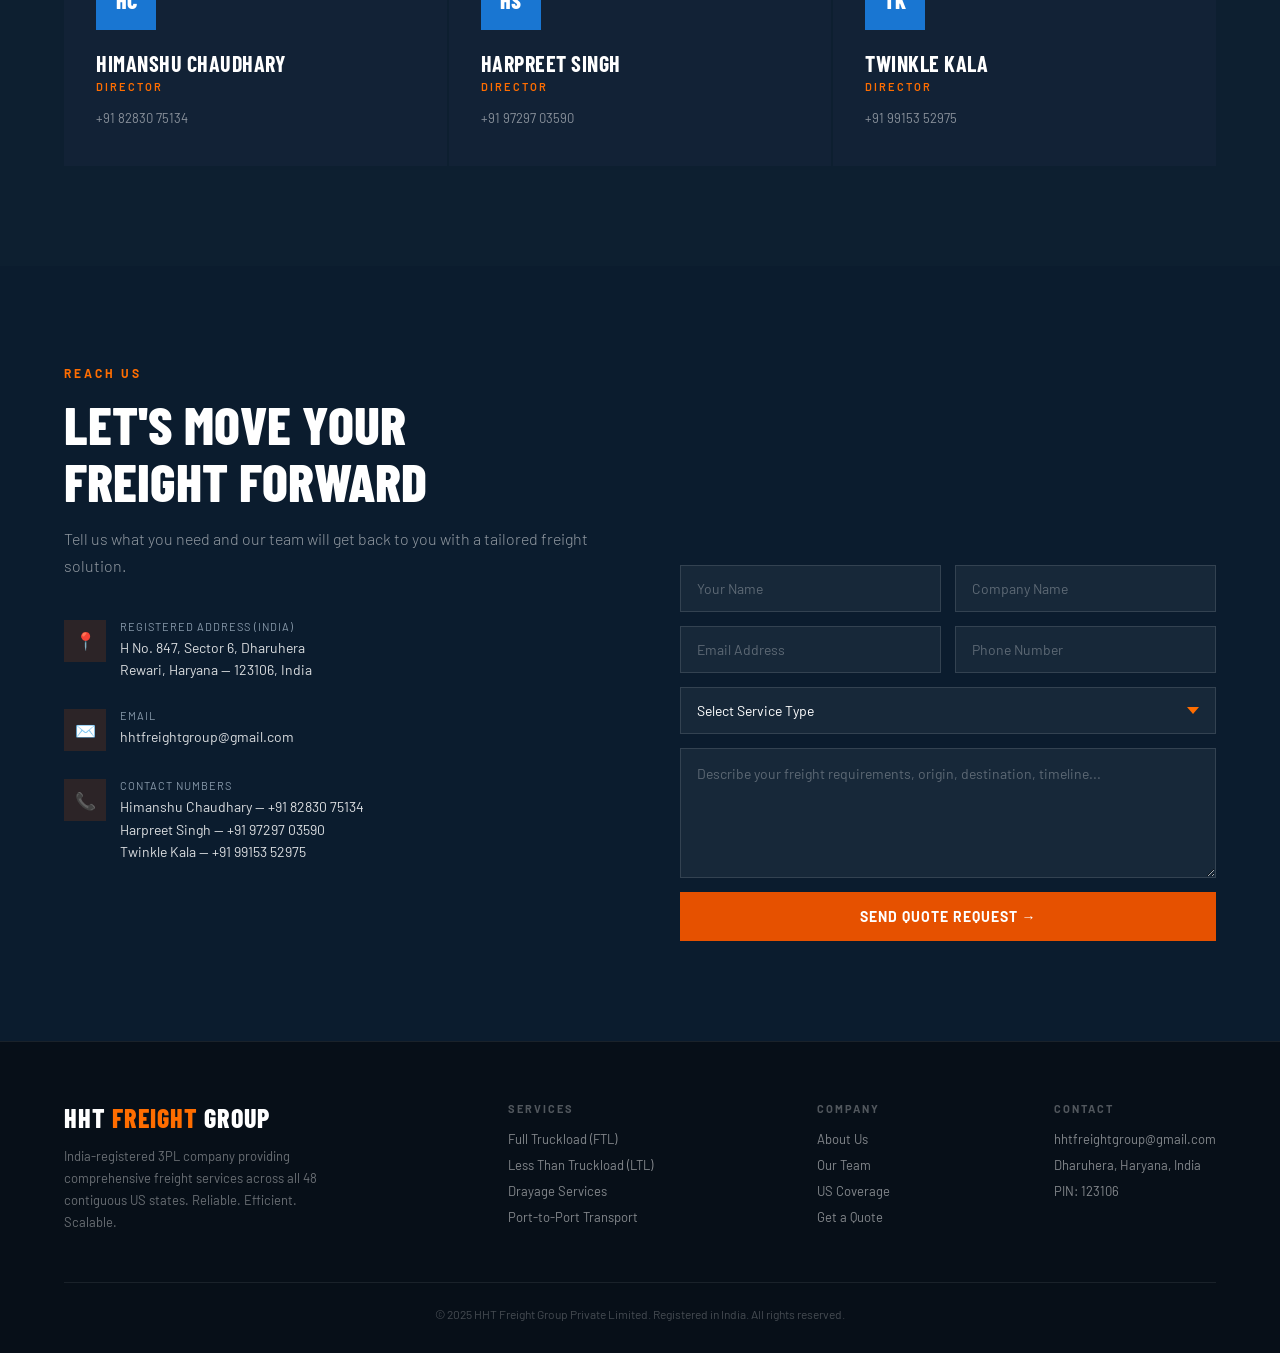
<file: index-1.html>
<!DOCTYPE html>
<html lang="en">
<head>
<meta charset="UTF-8">
<meta name="viewport" content="width=device-width, initial-scale=1.0">
<title>HHT Freight Group | 3PL Logistics USA</title>
<link href="https://fonts.googleapis.com/css2?family=Barlow:wght@300;400;500;600;700;800&family=Barlow+Condensed:wght@700;800&display=swap" rel="stylesheet">
<style>
*{margin:0;padding:0;box-sizing:border-box}
:root{--navy:#0B1C2E;--navy2:#122236;--blue2:#1976D2;--orange:#E65100;--orange2:#FF6D00;--gray:#8899AA;--border:rgba(255,255,255,0.08);--border2:rgba(255,255,255,0.15)}
html{scroll-behavior:smooth}
body{font-family:'Barlow',sans-serif;background:var(--navy);color:#fff;overflow-x:hidden}
nav{position:fixed;top:0;left:0;right:0;z-index:100;background:rgba(11,28,46,0.96);backdrop-filter:blur(10px);border-bottom:1px solid var(--border);padding:0 5vw;display:flex;align-items:center;justify-content:space-between;height:64px}
.logo{font-family:'Barlow Condensed',sans-serif;font-size:22px;font-weight:800;letter-spacing:1px;color:#fff}
.logo span{color:var(--orange2)}
nav ul{list-style:none;display:flex;gap:32px}
nav ul a{color:rgba(255,255,255,0.75);text-decoration:none;font-size:14px;font-weight:500;letter-spacing:0.5px;text-transform:uppercase;transition:color .2s}
nav ul a:hover{color:var(--orange2)}
.nav-cta{background:var(--orange);color:#fff;border:none;padding:10px 22px;font-family:'Barlow',sans-serif;font-size:14px;font-weight:700;cursor:pointer;text-transform:uppercase;transition:background .2s}
.nav-cta:hover{background:var(--orange2)}
.hero{min-height:100vh;display:grid;grid-template-columns:1fr 1fr;align-items:center;padding:80px 5vw 60px;position:relative;overflow:hidden;gap:60px}
.hero-bg{position:absolute;inset:0;background:linear-gradient(135deg,#0B1C2E 55%,#122236 100%);z-index:0}
.hero-road{position:absolute;bottom:0;left:0;right:0;height:220px;background:linear-gradient(to top,#0a1828,transparent);z-index:1}
.hero-lines{position:absolute;right:0;top:0;bottom:0;width:50%;z-index:1;opacity:0.04;background:repeating-linear-gradient(90deg,#fff 0,#fff 1px,transparent 1px,transparent 80px)}
.hero-left{position:relative;z-index:2}
.hero-badge{display:inline-block;background:rgba(230,81,0,0.15);border:1px solid rgba(230,81,0,0.4);color:var(--orange2);font-size:12px;font-weight:700;letter-spacing:2px;text-transform:uppercase;padding:6px 16px;margin-bottom:24px}
.hero h1{font-family:'Barlow Condensed',sans-serif;font-size:clamp(48px,6vw,88px);font-weight:800;line-height:0.95;letter-spacing:-1px;text-transform:uppercase;margin-bottom:24px}
.hero h1 .line2{color:var(--orange2);display:block}
.hero-desc{font-size:17px;color:rgba(255,255,255,0.65);line-height:1.7;max-width:500px;margin-bottom:36px;font-weight:300}
.hero-btns{display:flex;gap:16px;flex-wrap:wrap}
.btn-primary{background:var(--orange);color:#fff;border:none;padding:15px 34px;font-family:'Barlow',sans-serif;font-size:14px;font-weight:700;letter-spacing:1px;text-transform:uppercase;cursor:pointer;transition:background .2s}
.btn-primary:hover{background:var(--orange2)}
.btn-outline{background:transparent;color:#fff;border:1px solid rgba(255,255,255,0.35);padding:15px 34px;font-family:'Barlow',sans-serif;font-size:14px;font-weight:600;letter-spacing:1px;text-transform:uppercase;cursor:pointer;transition:all .2s}
.btn-outline:hover{border-color:#fff;background:rgba(255,255,255,0.06)}
.hero-stats{display:flex;gap:40px;margin-top:48px;padding-top:40px;border-top:1px solid var(--border)}
.stat-num{font-family:'Barlow Condensed',sans-serif;font-size:38px;font-weight:800;color:var(--orange2);line-height:1}
.stat-lbl{font-size:11px;color:var(--gray);text-transform:uppercase;letter-spacing:1px;margin-top:4px}
.hero-right{position:relative;z-index:2;display:flex;flex-direction:column;gap:16px}
.hero-img-wrap{position:relative;width:100%}
.hero-img-wrap img{width:100%;height:300px;object-fit:cover;display:block}
.hero-img-overlay{position:absolute;inset:0;background:linear-gradient(to top,rgba(11,28,46,0.5),transparent)}
.info-boxes{display:grid;grid-template-columns:1fr 1fr;gap:12px}
.info-box{background:var(--navy2);border:1px solid var(--border2);padding:20px 18px;transition:border-color .2s}
.info-box:hover{border-color:var(--orange2)}
.info-box-icon{font-size:20px;margin-bottom:10px}
.info-box-label{font-size:10px;font-weight:700;letter-spacing:2px;text-transform:uppercase;color:var(--orange2);margin-bottom:6px}
.info-box-val{font-size:13px;color:rgba(255,255,255,0.75);line-height:1.5}
.info-box-val a{color:rgba(255,255,255,0.75);text-decoration:none}
.info-box-val a:hover{color:var(--orange2)}
.trust{background:var(--orange);padding:24px 5vw;display:flex;justify-content:space-between;align-items:center;flex-wrap:wrap;gap:20px}
.trust-item{display:flex;align-items:center;gap:10px}
.trust-icon{font-size:20px}
.trust-text{font-size:13px;font-weight:700;text-transform:uppercase;letter-spacing:1px;color:#fff}
.services{background:#0d1f30;padding:100px 5vw}
.section-label{font-size:12px;font-weight:700;letter-spacing:3px;text-transform:uppercase;color:var(--orange2);margin-bottom:16px}
.section-title{font-family:'Barlow Condensed',sans-serif;font-size:clamp(34px,5vw,54px);font-weight:800;text-transform:uppercase;margin-bottom:16px;line-height:1.05}
.section-sub{font-size:16px;color:rgba(255,255,255,0.55);max-width:620px;line-height:1.7;margin-bottom:60px;font-weight:300}
.services-grid{display:grid;grid-template-columns:repeat(auto-fit,minmax(260px,1fr));gap:2px}
.service-card{background:var(--navy2);border-left:3px solid transparent;transition:border-color .2s,background .2s;overflow:hidden}
.service-card:hover{border-left-color:var(--orange2);background:#142840}
.service-img{width:100%;height:180px;object-fit:cover;display:block}
.service-body{padding:28px 28px 32px}
.service-icon{font-size:32px;margin-bottom:14px;display:block}
.service-card h3{font-family:'Barlow Condensed',sans-serif;font-size:24px;font-weight:700;text-transform:uppercase;letter-spacing:0.5px;margin-bottom:10px;color:#fff}
.service-card p{font-size:13px;color:rgba(255,255,255,0.55);line-height:1.7;font-weight:300}
/* COVERAGE / MAP */
.coverage{background:var(--navy);padding:100px 5vw}
.coverage-inner{display:grid;grid-template-columns:1fr 1.4fr;gap:60px;align-items:center;margin-top:0}
.coverage-dots{display:grid;grid-template-columns:1fr 1fr;gap:16px;margin-top:28px}
.cdot{display:flex;align-items:center;gap:10px;font-size:14px;color:rgba(255,255,255,0.65)}
.cdot::before{content:'';width:7px;height:7px;background:var(--orange2);flex-shrink:0}
.map-wrap{background:#0a1828;border:1px solid var(--border2);padding:20px;position:relative}
.map-wrap svg{width:100%;height:auto;display:block}
.us-state{fill:#1b3a58;stroke:#0B1C2E;stroke-width:0.8;transition:fill .2s;cursor:pointer}
.us-state:hover{fill:#FF6D00}
.map-legend{display:flex;gap:24px;margin-top:14px;flex-wrap:wrap}
.legend-item{display:flex;align-items:center;gap:7px;font-size:12px;color:rgba(255,255,255,0.55)}
.legend-dot{width:10px;height:10px;flex-shrink:0}
/* ABOUT */
.about{background:#0d1f30;padding:100px 5vw}
.team-grid{display:grid;grid-template-columns:repeat(auto-fit,minmax(240px,1fr));gap:2px;margin-top:60px}
.team-card{background:var(--navy2);padding:40px 32px;position:relative;overflow:hidden;transition:background .2s}
.team-card:hover{background:#142840}
.team-card::after{content:'';position:absolute;bottom:0;left:0;right:0;height:3px;background:var(--orange);transform:scaleX(0);transform-origin:left;transition:transform .3s}
.team-card:hover::after{transform:scaleX(1)}
.team-init{width:60px;height:60px;background:var(--blue2);display:flex;align-items:center;justify-content:center;font-family:'Barlow Condensed',sans-serif;font-size:22px;font-weight:800;color:#fff;margin-bottom:20px}
.team-card h4{font-family:'Barlow Condensed',sans-serif;font-size:22px;font-weight:700;text-transform:uppercase;letter-spacing:0.5px;margin-bottom:4px}
.team-role{font-size:11px;color:var(--orange2);text-transform:uppercase;letter-spacing:2px;font-weight:600;margin-bottom:14px}
.team-contact a{color:rgba(255,255,255,0.5);font-size:13px;text-decoration:none}
.team-contact a:hover{color:var(--orange2)}
/* CONTACT */
.contact{background:var(--navy);padding:100px 5vw}
.contact-grid{display:grid;grid-template-columns:1fr 1fr;gap:80px;align-items:start}
.contact-info{display:flex;flex-direction:column;gap:28px;margin-top:40px}
.contact-item{display:flex;gap:14px;align-items:flex-start}
.cicon{width:42px;height:42px;background:rgba(230,81,0,0.15);display:flex;align-items:center;justify-content:center;font-size:17px;flex-shrink:0}
.clabel{font-size:11px;color:var(--gray);text-transform:uppercase;letter-spacing:1px;margin-bottom:4px}
.cvalue{font-size:14px;color:rgba(255,255,255,0.85);line-height:1.6}
.cvalue a{color:rgba(255,255,255,0.85);text-decoration:none}
.cvalue a:hover{color:var(--orange2)}
.contact-form{display:flex;flex-direction:column;gap:14px;margin-top:40px}
.form-row{display:grid;grid-template-columns:1fr 1fr;gap:14px}
.contact-form input,.contact-form textarea,.contact-form select{background:rgba(255,255,255,0.05);border:1px solid rgba(255,255,255,0.12);color:#fff;padding:14px 16px;font-family:'Barlow',sans-serif;font-size:14px;width:100%;outline:none;transition:border-color .2s;display:block;-webkit-appearance:none;-moz-appearance:none;appearance:none}
.contact-form input:focus,.contact-form textarea:focus,.contact-form select:focus{border-color:var(--orange2)}
.contact-form input::placeholder,.contact-form textarea::placeholder{color:rgba(255,255,255,0.3)}
.contact-form select{cursor:pointer;background-image:url("data:image/svg+xml,%3Csvg xmlns='http://www.w3.org/2000/svg' width='12' height='7' viewBox='0 0 12 7'%3E%3Cpath fill='%23FF6D00' d='M6 7L0 0h12z'/%3E%3C/svg%3E");background-repeat:no-repeat;background-position:right 16px center;padding-right:44px;background-color:rgba(255,255,255,0.05)}
.contact-form select option{background:#0B1C2E;color:#fff}
.contact-form textarea{resize:vertical;min-height:130px;line-height:1.6}
.submit-btn{background:var(--orange);color:#fff;border:none;padding:16px;font-family:'Barlow',sans-serif;font-size:14px;font-weight:700;letter-spacing:1px;text-transform:uppercase;cursor:pointer;transition:background .2s;width:100%;display:block}
.submit-btn:hover{background:var(--orange2)}
.submit-btn:disabled{background:#444;cursor:not-allowed}
.form-msg{padding:14px 16px;font-size:14px;font-weight:600;text-align:center;display:none;margin-top:4px}
.form-msg.success{background:rgba(0,200,100,0.12);border:1px solid rgba(0,200,100,0.3);color:#4ade80}
.form-msg.error{background:rgba(255,80,80,0.12);border:1px solid rgba(255,80,80,0.3);color:#f87171}
/* FOOTER */
footer{background:#070f18;padding:60px 5vw 32px;border-top:1px solid var(--border)}
.footer-top{display:flex;justify-content:space-between;align-items:flex-start;gap:48px;flex-wrap:wrap;margin-bottom:48px}
.footer-logo{font-family:'Barlow Condensed',sans-serif;font-size:26px;font-weight:800;color:#fff;letter-spacing:1px}
.footer-logo span{color:var(--orange2)}
.footer-desc{font-size:13px;color:rgba(255,255,255,0.4);line-height:1.7;margin-top:12px;max-width:280px}
.footer-col h5{font-size:11px;font-weight:700;letter-spacing:2px;text-transform:uppercase;color:rgba(255,255,255,0.3);margin-bottom:16px}
.footer-col ul{list-style:none;display:flex;flex-direction:column;gap:10px}
.footer-col ul li{font-size:13px;color:rgba(255,255,255,0.5)}
.footer-bottom{border-top:1px solid var(--border);padding-top:24px;display:flex;justify-content:center}
.footer-bottom p{font-size:12px;color:rgba(255,255,255,0.25)}
@media(max-width:900px){
  nav ul{display:none}
  .hero{grid-template-columns:1fr}
  .hero-right{display:none}
  .coverage-inner{grid-template-columns:1fr}
  .contact-grid{grid-template-columns:1fr}
  .form-row{grid-template-columns:1fr}
  .trust{justify-content:center}
}
</style>
</head>
<body>
<nav>
  <div class="logo">HHT <span>FREIGHT</span> GROUP</div>
  <ul>
    <li><a href="#services">Services</a></li>
    <li><a href="#coverage">Coverage</a></li>
    <li><a href="#about">About</a></li>
    <li><a href="#contact">Contact</a></li>
  </ul>
  <button class="nav-cta" onclick="document.getElementById('contact').scrollIntoView({behavior:'smooth'})">Get a Quote</button>
</nav>
<section class="hero" id="home">
  <div class="hero-bg"></div><div class="hero-road"></div><div class="hero-lines"></div>
  <div class="hero-left">
    <div class="hero-badge">Established Aug 2025 · India Registered · US Operations</div>
    <h1>Moving Freight<span class="line2">Across America</span></h1>
    <p class="hero-desc">India-based third-party logistics built for scale. HHT Freight Group delivers reliable, efficient transportation across all 48 contiguous United States.</p>
    <div class="hero-btns">
      <button class="btn-primary" onclick="document.getElementById('contact').scrollIntoView({behavior:'smooth'})">Get a Free Quote</button>
      <button class="btn-outline" onclick="document.getElementById('services').scrollIntoView({behavior:'smooth'})">Our Services</button>
    </div>
    <div class="hero-stats">
      <div><div class="stat-num">48</div><div class="stat-lbl">US States</div></div>
      <div><div class="stat-num">4</div><div class="stat-lbl">Services</div></div>
      <div><div class="stat-num">3PL</div><div class="stat-lbl">Experts</div></div>
    </div>
  </div>
  <div class="hero-right">
    <div class="hero-img-wrap">
      <img src="images/hero-truck.jpg" alt="HHT Freight Truck">
      <div class="hero-img-overlay"></div>
    </div>
    <div class="info-boxes">
      <div class="info-box"><div class="info-box-icon">🏢</div><div class="info-box-label">Company</div><div class="info-box-val">HHT Freight Group Pvt. Ltd.<br>Est. August 2025</div></div>
      <div class="info-box"><div class="info-box-icon">📍</div><div class="info-box-label">Address</div><div class="info-box-val">H No. 847, Sector 6<br>Dharuhera, Haryana — 123106</div></div>
      <div class="info-box"><div class="info-box-icon">✉️</div><div class="info-box-label">Email</div><div class="info-box-val"><a href="mailto:hhtfreightgroup@gmail.com">hhtfreightgroup@gmail.com</a></div></div>
      <div class="info-box"><div class="info-box-icon">📞</div><div class="info-box-label">Contact</div><div class="info-box-val"><a href="tel:+918283075134">+91 82830 75134</a><br><a href="tel:+919729703590">+91 97297 03590</a><br><a href="tel:+919915352975">+91 99153 52975</a></div></div>
    </div>
  </div>
</section>
<div class="trust">
  <div class="trust-item"><span class="trust-icon">✓</span><span class="trust-text">Registered Company</span></div>
  <div class="trust-item"><span class="trust-icon">✓</span><span class="trust-text">Private Limited</span></div>
  <div class="trust-item"><span class="trust-icon">✓</span><span class="trust-text">48 US States</span></div>
  <div class="trust-item"><span class="trust-icon">✓</span><span class="trust-text">Scalable 3PL</span></div>
</div>
<section class="services" id="services">
  <div class="section-label">What We Offer</div>
  <h2 class="section-title">Freight Solutions<br>Built for Every Need</h2>
  <p class="section-sub">From full truckloads to port drayage, we handle every leg of your US supply chain with precision and reliability.</p>
  <div class="services-grid">
    <div class="service-card"><img src="images/ftl-truck-loading.jpg" class="service-img" alt="FTL"><div class="service-body"><span class="service-icon">🚛</span><h3>Full Truckload (FTL)</h3><p>Dedicated trucks for large shipments. Maximum efficiency, minimum handling, direct point-to-point delivery across all 48 states.</p></div></div>
    <div class="service-card"><img src="images/ltl-warehouse.jpg" class="service-img" alt="LTL"><div class="service-body"><span class="service-icon">📦</span><h3>Less Than Truckload (LTL)</h3><p>Cost-effective freight for smaller loads. Share truck space and pay only for what you use without compromising on speed.</p></div></div>
    <div class="service-card"><img src="images/port-logistics.jpg" class="service-img" alt="Drayage"><div class="service-body"><span class="service-icon">⚓</span><h3>Drayage Services</h3><p>Short-distance container transport connecting US ports, rail yards, and warehouses. Fast and professionally managed.</p></div></div>
    <div class="service-card"><img src="images/cargo-ship.jpg" class="service-img" alt="Port-to-Port"><div class="service-body"><span class="service-icon">🌊</span><h3>Port-to-Port Transport</h3><p>Seamless intermodal logistics from port to destination. Every transfer managed so your goods arrive on time, every time.</p></div></div>
  </div>
</section>
<section class="coverage" id="coverage">
  <div class="section-label">Our Reach</div>
  <h2 class="section-title">Nationwide US Coverage</h2>
  <p class="section-sub">Operating across all 48 contiguous United States — coast to coast, port to port, warehouse to door. Managed by our India-based team with local US partners.</p>
  <div class="coverage-inner">
    <div>
      <div class="coverage-dots">
        <div class="cdot">East to West Coast</div>
        <div class="cdot">North to South Corridor</div>
        <div class="cdot">Major US Port Hubs</div>
        <div class="cdot">Inland Distribution</div>
        <div class="cdot">Rail Yard Connections</div>
        <div class="cdot">Industrial Zones</div>
      </div>
    </div>
    <div class="map-wrap">
      <svg viewBox="0 0 800 500" xmlns="http://www.w3.org/2000/svg">
        <rect width="800" height="500" fill="#0a1828"/>
        <!-- WA --><polygon class="us-state" points="80,40 165,40 165,110 130,115 120,95 80,90" title="Washington"/>
        <!-- OR --><polygon class="us-state" points="80,90 120,95 130,115 165,110 165,185 80,175" title="Oregon"/>
        <!-- CA --><polygon class="us-state" points="80,175 165,185 152,335 108,352 78,300" title="California"/>
        <!-- NV --><polygon class="us-state" points="165,185 218,172 230,265 200,330 152,335" title="Nevada"/>
        <!-- ID --><polygon class="us-state" points="165,40 248,44 252,112 218,130 200,158 165,185 165,110" title="Idaho"/>
        <!-- MT --><polygon class="us-state" points="165,40 335,36 330,120 252,112 248,44" title="Montana"/>
        <!-- WY --><polygon class="us-state" points="252,112 330,120 325,195 230,188 218,130" title="Wyoming"/>
        <!-- UT --><polygon class="us-state" points="218,130 230,188 225,265 200,260 200,158" title="Utah"/>
        <!-- AZ --><polygon class="us-state" points="200,260 225,265 222,338 196,344 170,340 152,335 200,330" title="Arizona"/>
        <!-- CO --><polygon class="us-state" points="230,188 325,195 320,272 228,268" title="Colorado"/>
        <!-- NM --><polygon class="us-state" points="228,268 320,272 316,345 222,338 225,265" title="New Mexico"/>
        <!-- ND --><polygon class="us-state" points="330,120 430,116 428,175 325,178" title="North Dakota"/>
        <!-- SD --><polygon class="us-state" points="325,178 428,175 425,235 320,238" title="South Dakota"/>
        <!-- NE --><polygon class="us-state" points="320,238 425,235 421,280 316,278" title="Nebraska"/>
        <!-- KS --><polygon class="us-state" points="316,278 421,280 418,320 313,318" title="Kansas"/>
        <!-- OK --><polygon class="us-state" points="313,318 418,320 415,360 370,363 366,373 310,370" title="Oklahoma"/>
        <!-- TX --><polygon class="us-state" points="310,370 366,373 370,363 415,360 424,432 384,465 336,455 298,420" title="Texas"/>
        <!-- MN --><polygon class="us-state" points="428,116 495,118 492,185 455,190 428,175" title="Minnesota"/>
        <!-- IA --><polygon class="us-state" points="428,175 492,185 488,230 421,232 425,235" title="Iowa"/>
        <!-- MO --><polygon class="us-state" points="421,232 488,230 484,298 418,296 421,280" title="Missouri"/>
        <!-- AR --><polygon class="us-state" points="418,296 484,298 480,342 414,340 418,320" title="Arkansas"/>
        <!-- LA --><polygon class="us-state" points="414,340 480,342 476,382 445,390 414,372" title="Louisiana"/>
        <!-- WI --><polygon class="us-state" points="492,185 532,172 540,222 508,228 488,230" title="Wisconsin"/>
        <!-- IL --><polygon class="us-state" points="488,230 508,228 512,295 484,295" title="Illinois"/>
        <!-- MI --><polygon class="us-state" points="532,172 580,162 575,208 548,215 540,222" title="Michigan"/>
        <!-- IN --><polygon class="us-state" points="508,228 548,226 544,280 512,280" title="Indiana"/>
        <!-- OH --><polygon class="us-state" points="548,226 588,220 582,280 544,280" title="Ohio"/>
        <!-- KY --><polygon class="us-state" points="512,280 582,278 578,316 510,318" title="Kentucky"/>
        <!-- TN --><polygon class="us-state" points="510,318 578,316 574,350 508,352" title="Tennessee"/>
        <!-- MS --><polygon class="us-state" points="468,350 508,352 504,390 466,388" title="Mississippi"/>
        <!-- AL --><polygon class="us-state" points="508,352 544,350 540,394 504,394" title="Alabama"/>
        <!-- GA --><polygon class="us-state" points="544,350 580,346 577,400 540,400" title="Georgia"/>
        <!-- FL --><polygon class="us-state" points="540,400 577,400 584,450 558,468 535,455 534,425" title="Florida"/>
        <!-- SC --><polygon class="us-state" points="580,312 612,306 608,348 580,350" title="South Carolina"/>
        <!-- NC --><polygon class="us-state" points="578,280 622,274 618,312 578,316" title="North Carolina"/>
        <!-- VA --><polygon class="us-state" points="582,248 628,242 622,280 582,280" title="Virginia"/>
        <!-- WV --><polygon class="us-state" points="580,248 582,280 560,282 556,252" title="West Virginia"/>
        <!-- PA --><polygon class="us-state" points="582,222 632,216 628,248 582,248" title="Pennsylvania"/>
        <!-- NY --><polygon class="us-state" points="588,192 660,186 655,222 582,222" title="New York"/>
        <!-- MD --><polygon class="us-state" points="626,245 650,241 647,256 625,258" title="Maryland"/>
        <!-- DE --><polygon class="us-state" points="650,238 662,237 660,252 648,253" title="Delaware"/>
        <!-- NJ --><polygon class="us-state" points="652,218 666,216 662,240 648,242" title="New Jersey"/>
        <!-- CT --><polygon class="us-state" points="660,202 674,200 672,213 658,214" title="Connecticut"/>
        <!-- RI --><polygon class="us-state" points="674,200 682,199 681,208 672,208" title="Rhode Island"/>
        <!-- MA --><polygon class="us-state" points="650,188 690,184 688,202 648,204" title="Massachusetts"/>
        <!-- VT --><polygon class="us-state" points="644,170 658,168 656,188 642,188" title="Vermont"/>
        <!-- NH --><polygon class="us-state" points="658,168 672,167 670,188 658,188" title="New Hampshire"/>
        <!-- ME --><polygon class="us-state" points="668,140 706,136 700,176 668,178" title="Maine"/>
        <!-- Port Pins -->
        <circle cx="130" cy="300" r="6" fill="#FF6D00"/><text x="95" y="294" fill="#FF6D00" font-size="8" font-family="Barlow,sans-serif" font-weight="700">LA PORT</text>
        <circle cx="558" cy="455" r="6" fill="#FF6D00"/><text x="563" y="458" fill="#FF6D00" font-size="8" font-family="Barlow,sans-serif" font-weight="700">MIAMI</text>
        <circle cx="400" cy="430" r="6" fill="#FF6D00"/><text x="362" y="424" fill="#FF6D00" font-size="8" font-family="Barlow,sans-serif" font-weight="700">HOUSTON</text>
        <circle cx="635" cy="256" r="6" fill="#FF6D00"/><text x="642" y="259" fill="#FF6D00" font-size="8" font-family="Barlow,sans-serif" font-weight="700">BALTIMORE</text>
        <circle cx="660" cy="220" r="6" fill="#FF6D00"/><text x="667" y="223" fill="#FF6D00" font-size="8" font-family="Barlow,sans-serif" font-weight="700">NEW YORK</text>
        <circle cx="148" cy="50" r="6" fill="#FF6D00"/><text x="112" y="44" fill="#FF6D00" font-size="8" font-family="Barlow,sans-serif" font-weight="700">SEATTLE</text>
        <circle cx="476" cy="382" r="6" fill="#FF6D00"/><text x="480" y="376" fill="#FF6D00" font-size="8" font-family="Barlow,sans-serif" font-weight="700">NEW ORLEANS</text>
        <circle cx="560" cy="400" r="6" fill="#FF6D00"/><text x="564" y="394" fill="#FF6D00" font-size="8" font-family="Barlow,sans-serif" font-weight="700">SAVANNAH</text>
      </svg>
      <div class="map-legend">
        <div class="legend-item"><div class="legend-dot" style="background:#1b3a58;border:1px solid #FF6D00"></div>All 48 States Covered</div>
        <div class="legend-item"><div class="legend-dot" style="background:#FF6D00;border-radius:50%"></div>Key Port Hubs</div>
      </div>
    </div>
  </div>
</section>
<section class="about" id="about">
  <div class="section-label">Who We Are</div>
  <h2 class="section-title">The People Behind<br>HHT Freight Group</h2>
  <p class="section-sub">A Private Limited Company registered in India, founded August 2025, with a mission to deliver scalable and reliable third-party logistics across the United States.</p>
  <div class="team-grid">
    <div class="team-card"><div class="team-init">HC</div><h4>Himanshu Chaudhary</h4><div class="team-role">Director</div><div class="team-contact"><a href="tel:+918283075134">+91 82830 75134</a></div></div>
    <div class="team-card"><div class="team-init">HS</div><h4>Harpreet Singh</h4><div class="team-role">Director</div><div class="team-contact"><a href="tel:+919729703590">+91 97297 03590</a></div></div>
    <div class="team-card"><div class="team-init">TK</div><h4>Twinkle Kala</h4><div class="team-role">Director</div><div class="team-contact"><a href="tel:+919915352975">+91 99153 52975</a></div></div>
  </div>
</section>
<section class="contact" id="contact">
  <div class="section-label">Reach Us</div>
  <h2 class="section-title">Let's Move Your<br>Freight Forward</h2>
  <div class="contact-grid">
    <div>
      <p class="section-sub" style="margin-bottom:0">Tell us what you need and our team will get back to you with a tailored freight solution.</p>
      <div class="contact-info">
        <div class="contact-item"><div class="cicon">📍</div><div><div class="clabel">Registered Address (India)</div><div class="cvalue">H No. 847, Sector 6, Dharuhera<br>Rewari, Haryana — 123106, India</div></div></div>
        <div class="contact-item"><div class="cicon">✉️</div><div><div class="clabel">Email</div><div class="cvalue"><a href="mailto:hhtfreightgroup@gmail.com">hhtfreightgroup@gmail.com</a></div></div></div>
        <div class="contact-item"><div class="cicon">📞</div><div><div class="clabel">Contact Numbers</div><div class="cvalue">Himanshu Chaudhary — <a href="tel:+918283075134">+91 82830 75134</a><br>Harpreet Singh — <a href="tel:+919729703590">+91 97297 03590</a><br>Twinkle Kala — <a href="tel:+919915352975">+91 99153 52975</a></div></div></div>
      </div>
    </div>
    <div>
      <div class="contact-form">
        <div class="form-row">
          <input type="text" id="fname" placeholder="Your Name" required>
          <input type="text" id="fcompany" placeholder="Company Name">
        </div>
        <div class="form-row">
          <input type="email" id="femail" placeholder="Email Address" required>
          <input type="tel" id="fphone" placeholder="Phone Number">
        </div>
        <select id="fservice">
          <option value="" disabled selected>Select Service Type</option>
          <option>Full Truckload (FTL)</option>
          <option>Less Than Truckload (LTL)</option>
          <option>Drayage Services</option>
          <option>Port-to-Port Transport</option>
        </select>
        <textarea id="fmessage" placeholder="Describe your freight requirements, origin, destination, timeline..."></textarea>
        <div class="form-msg" id="formMsg"></div>
        <button class="submit-btn" id="submitBtn" onclick="submitForm()">Send Quote Request &rarr;</button>
      </div>
    </div>
  </div>
</section>
<footer>
  <div class="footer-top">
    <div>
      <div class="footer-logo">HHT <span>FREIGHT</span> GROUP</div>
      <p class="footer-desc">India-registered 3PL company providing comprehensive freight services across all 48 contiguous US states. Reliable. Efficient. Scalable.</p>
    </div>
    <div class="footer-col"><h5>Services</h5><ul><li>Full Truckload (FTL)</li><li>Less Than Truckload (LTL)</li><li>Drayage Services</li><li>Port-to-Port Transport</li></ul></div>
    <div class="footer-col"><h5>Company</h5><ul><li>About Us</li><li>Our Team</li><li>US Coverage</li><li>Get a Quote</li></ul></div>
    <div class="footer-col"><h5>Contact</h5><ul><li>hhtfreightgroup@gmail.com</li><li>Dharuhera, Haryana, India</li><li>PIN: 123106</li></ul></div>
  </div>
  <div class="footer-bottom"><p>&copy; 2025 HHT Freight Group Private Limited. Registered in India. All rights reserved.</p></div>
</footer>
<script>
var SCRIPT_URL="https://script.google.com/macros/s/AKfycbyN73vHj48Yqe_lcwN4GT0mWGlLrWHI_A762tyfrLVBVdxqiDOyfFiYY2JyU724Ux2akw/exec";
function submitForm(){
  var name=document.getElementById('fname').value.trim();
  var company=document.getElementById('fcompany').value.trim();
  var email=document.getElementById('femail').value.trim();
  var phone=document.getElementById('fphone').value.trim();
  var service=document.getElementById('fservice').value;
  var message=document.getElementById('fmessage').value.trim();
  var btn=document.getElementById('submitBtn');
  var msg=document.getElementById('formMsg');
  if(!name||!email){msg.textContent="Please fill in your name and email address.";msg.className="form-msg error";msg.style.display="block";return;}
  btn.disabled=true;btn.textContent="Sending...";msg.style.display="none";
  fetch(SCRIPT_URL,{method:"POST",mode:"no-cors",headers:{"Content-Type":"application/json"},body:JSON.stringify({name:name,company:company,email:email,phone:phone,service:service,message:message})})
  .then(function(){
    msg.textContent="Your quote request has been sent! We'll get back to you shortly.";
    msg.className="form-msg success";msg.style.display="block";btn.textContent="Sent Successfully";
    document.getElementById('fname').value='';document.getElementById('fcompany').value='';
    document.getElementById('femail').value='';document.getElementById('fphone').value='';
    document.getElementById('fservice').selectedIndex=0;document.getElementById('fmessage').value='';
  })
  .catch(function(){
    msg.textContent="Something went wrong. Please email us directly at hhtfreightgroup@gmail.com";
    msg.className="form-msg error";msg.style.display="block";
    btn.disabled=false;btn.textContent="Send Quote Request";
  });
}
document.querySelectorAll('.us-state').forEach(function(s){
  s.addEventListener('mouseenter',function(){
    var t=document.createElement('div');
    t.style.cssText='position:fixed;background:#FF6D00;color:#fff;padding:4px 10px;font-size:12px;font-family:Barlow,sans-serif;font-weight:700;pointer-events:none;z-index:999;border-radius:2px';
    t.textContent=this.getAttribute('title');t.id='map-tip';document.body.appendChild(t);
  });
  s.addEventListener('mousemove',function(e){var t=document.getElementById('map-tip');if(t){t.style.left=(e.clientX+12)+'px';t.style.top=(e.clientY-28)+'px';}});
  s.addEventListener('mouseleave',function(){var t=document.getElementById('map-tip');if(t)t.remove();});
});
</script>
</body>
</html>
</file>
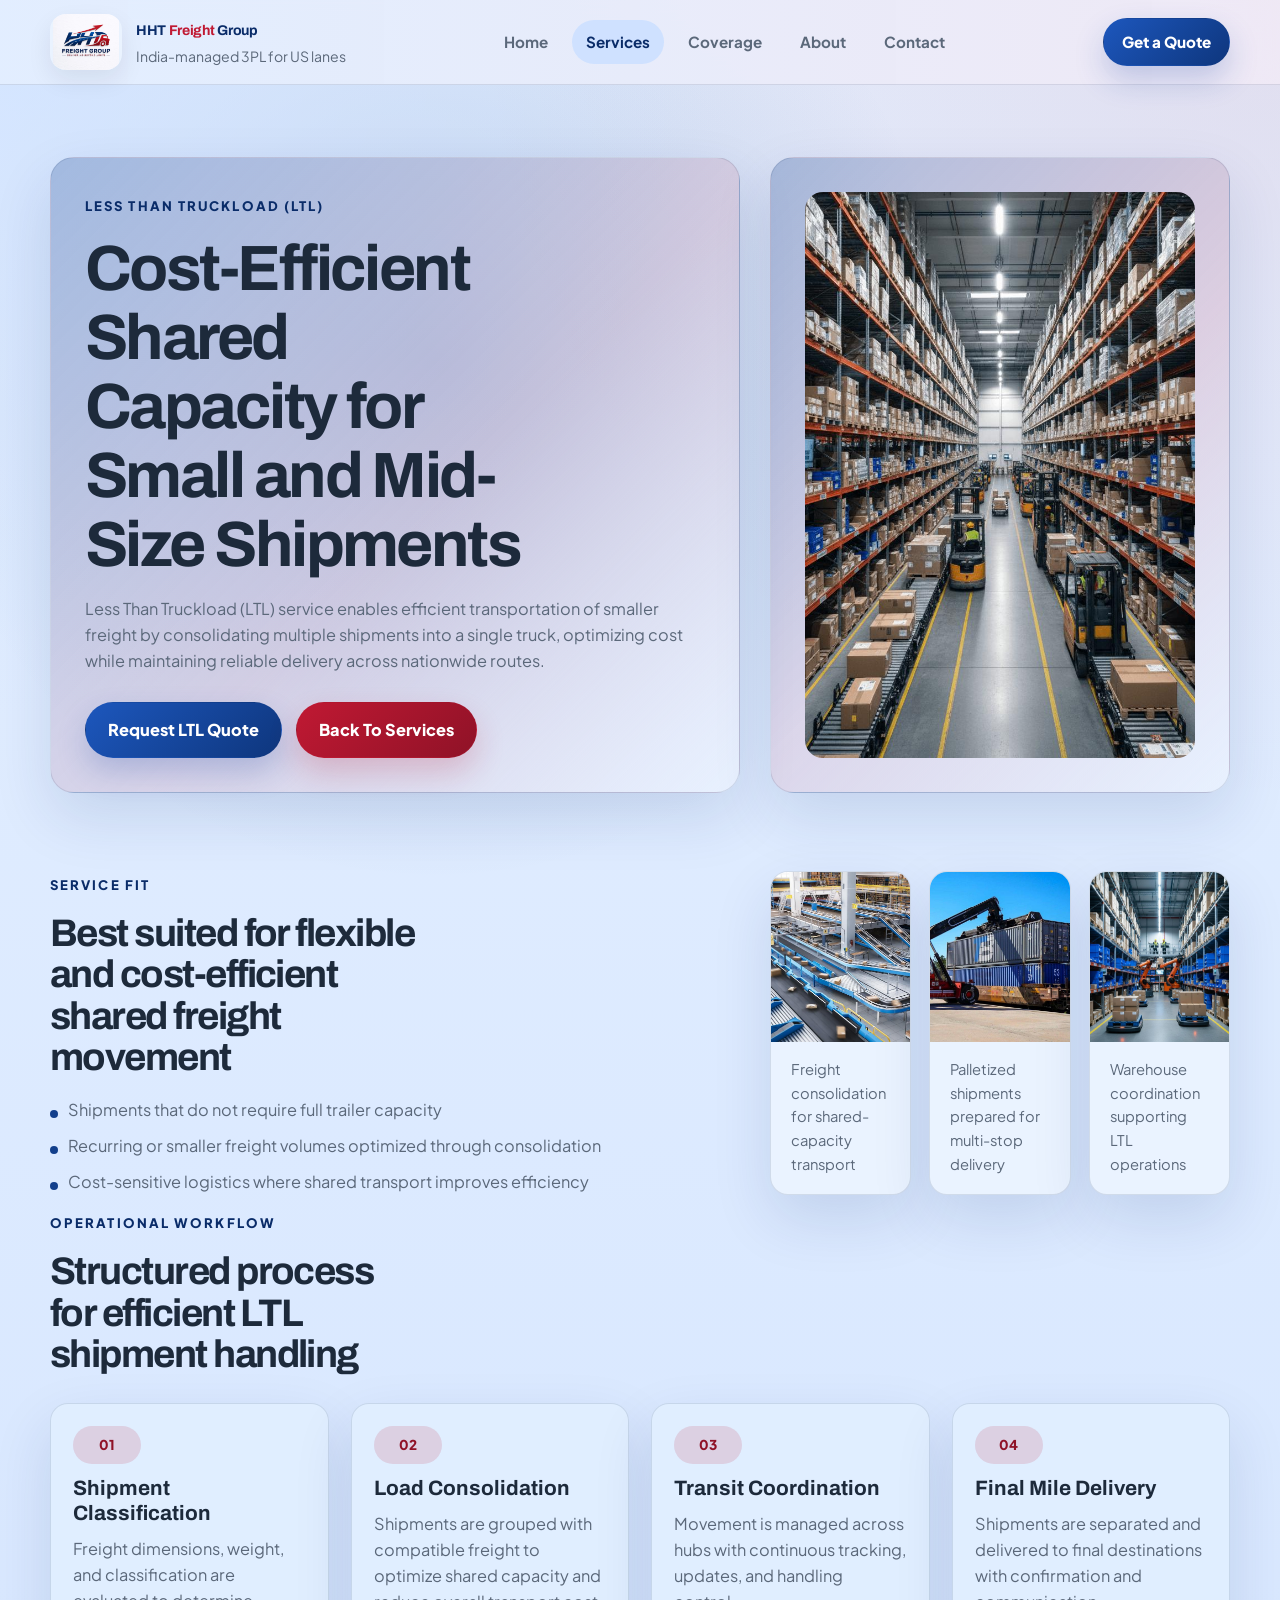
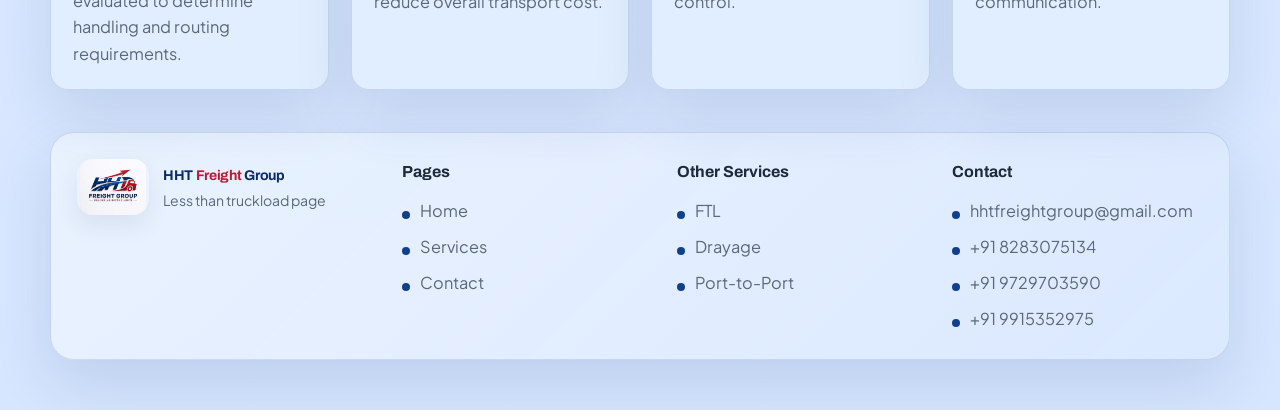
<file: ltl.html>
<!DOCTYPE html>
<html lang="en">
<head>
  <meta charset="UTF-8">
  <meta name="viewport" content="width=device-width, initial-scale=1.0">
  <title>HHT Freight Group | Less Than Truckload</title>
  <link rel="preconnect" href="https://fonts.googleapis.com">
  <link rel="preconnect" href="https://fonts.gstatic.com" crossorigin>
  <link href="https://fonts.googleapis.com/css2?family=Archivo:wght@600;700;800&family=Plus+Jakarta+Sans:wght@400;500;600;700;800&display=swap" rel="stylesheet">
  <link rel="stylesheet" href="site.css">
</head>
<body class="page-ltl">
  <header class="site-header">
    <div class="container nav-wrap">
      <a class="brand" href="index.html" aria-label="HHT Freight Group home">
        <span class="brand-mark"><img src="logo.jpg" alt="HHT Freight Group logo"></span>
        <span class="brand-text">
          <strong><span class="brand-word-blue">HHT</span> <span class="brand-word-red">Freight</span> <span class="brand-word-blue">Group</span></strong>
          <span>India-managed 3PL for US lanes</span>
        </span>
      </a>
      <nav class="site-nav" aria-label="Primary navigation">
        <a href="index.html">Home</a>
        <a href="services.html" aria-current="page">Services</a>
        <a href="coverage.html">Coverage</a>
        <a href="about.html">About</a>
        <a href="contact.html">Contact</a>
      </nav>
      <a class="button button-small" href="contact.html">Get a Quote</a>
    </div>
  </header>

 <main>
  <section class="page-hero">
    <div class="container hero-grid">
      <div>

        <p class="eyebrow">Less Than Truckload (LTL)</p>

        <h1 class="page-title">
          Cost-Efficient Shared Capacity for Small and Mid-Size Shipments
        </h1>

        <p class="lead">
          Less Than Truckload (LTL) service enables efficient transportation of smaller freight by consolidating multiple shipments into a single truck, optimizing cost while maintaining reliable delivery across nationwide routes.
        </p>

        <div class="button-row">
          <a class="button" href="contact.html">Request LTL Quote</a>
          <a class="button button-secondary" href="services.html">Back To Services</a>
        </div>

      </div>

      <div class="hero-media">
        <img src="ltl-warehouse.jpg" alt="LTL freight staged in a warehouse">
      </div>
    </div>
    </section>

<section class="section">
  <div class="container split-layout">
    
    <div>
      <p class="section-kicker">Service Fit</p>
      <h2 class="section-title">Best suited for flexible and cost-efficient shared freight movement</h2>

      <ul class="list-check">
        <li>Shipments that do not require full trailer capacity</li>
        <li>Recurring or smaller freight volumes optimized through consolidation</li>
        <li>Cost-sensitive logistics where shared transport improves efficiency</li>
      </ul>
    </div>

   <div class="photo-grid ltl-custom-grid">

  <!-- TOP LEFT -->
  <article class="photo-card">
    <img src="ltl-gallery-01.jpg" alt="LTL freight consolidation">
    <figcaption>Freight consolidation for shared-capacity transport</figcaption>
  </article>

  <!-- TOP RIGHT -->
  <article class="photo-card">
    <img src="ltl-gallery-02.jpg" alt="Palletized LTL shipments">
    <figcaption>Palletized shipments prepared for multi-stop delivery</figcaption>
  </article>

  <!-- BOTTOM FULL -->
  <figure class="photo-card full-width">
    <img src="warehouse-automation.jpg" alt="Warehouse LTL operations">
    <figcaption>Warehouse coordination supporting LTL operations</figcaption>
  </figure>

</div>

  </div>
<section class="section section-alt">
  <div class="container">

    <div class="section-head">
      <p class="section-kicker">Operational Workflow</p>
      <h2 class="section-title">Structured process for efficient LTL shipment handling</h2>
    </div>

    <div class="process-grid">
      <article class="process-card">
        <span class="process-number">01</span>
        <h3>Shipment Classification</h3>
        <p>Freight dimensions, weight, and classification are evaluated to determine handling and routing requirements.</p>
      </article>
      <article class="process-card">
        <span class="process-number">02</span>
        <h3>Load Consolidation</h3>
        <p>Shipments are grouped with compatible freight to optimize shared capacity and reduce overall transport cost.</p>
      </article>
      <article class="process-card">
        <span class="process-number">03</span>
        <h3>Transit Coordination</h3>
        <p>Movement is managed across hubs with continuous tracking, updates, and handling control.</p>
      </article>
      <article class="process-card">
        <span class="process-number">04</span>
        <h3>Final Mile Delivery</h3>
        <p>Shipments are separated and delivered to final destinations with confirmation and communication.</p>
      </article>
    </div>
  </div>
</section>
</main>
  <footer class="site-footer">
    <div class="container footer-grid">
      <div>
        <a class="brand footer-brand" href="index.html">
          <span class="brand-mark"><img src="logo.jpg" alt="HHT Freight Group logo"></span>
          <span class="brand-text">
            <strong><span class="brand-word-blue">HHT</span> <span class="brand-word-red">Freight</span> <span class="brand-word-blue">Group</span></strong>
            <span>Less than truckload page</span>
          </span>
        </a>
      </div>
      <div>
        <h3>Pages</h3>
        <ul class="footer-links">
          <li><a href="index.html">Home</a></li>
          <li><a href="services.html">Services</a></li>
          <li><a href="contact.html">Contact</a></li>
        </ul>
      </div>
      <div>
        <h3>Other Services</h3>
        <ul class="footer-links">
          <li><a href="ftl.html">FTL</a></li>
          <li><a href="drayage.html">Drayage</a></li>
          <li><a href="port-to-port.html">Port-to-Port</a></li>
        </ul>
      </div>
      <div>
        <h3>Contact</h3>
        <ul class="footer-links">
          <li><a href="mailto:hhtfreightgroup@gmail.com">hhtfreightgroup@gmail.com</a></li>
          <li><a href="tel:+918283075134">+91 8283075134</a></li>
          <li><a href="tel:+919729703590">+91 9729703590</a></li>
          <li><a href="tel:+919915352975">+91 9915352975</a></li>
        </ul>
      </div>
    </div>

    </section>
  </footer>
</body>
</html>
</file>
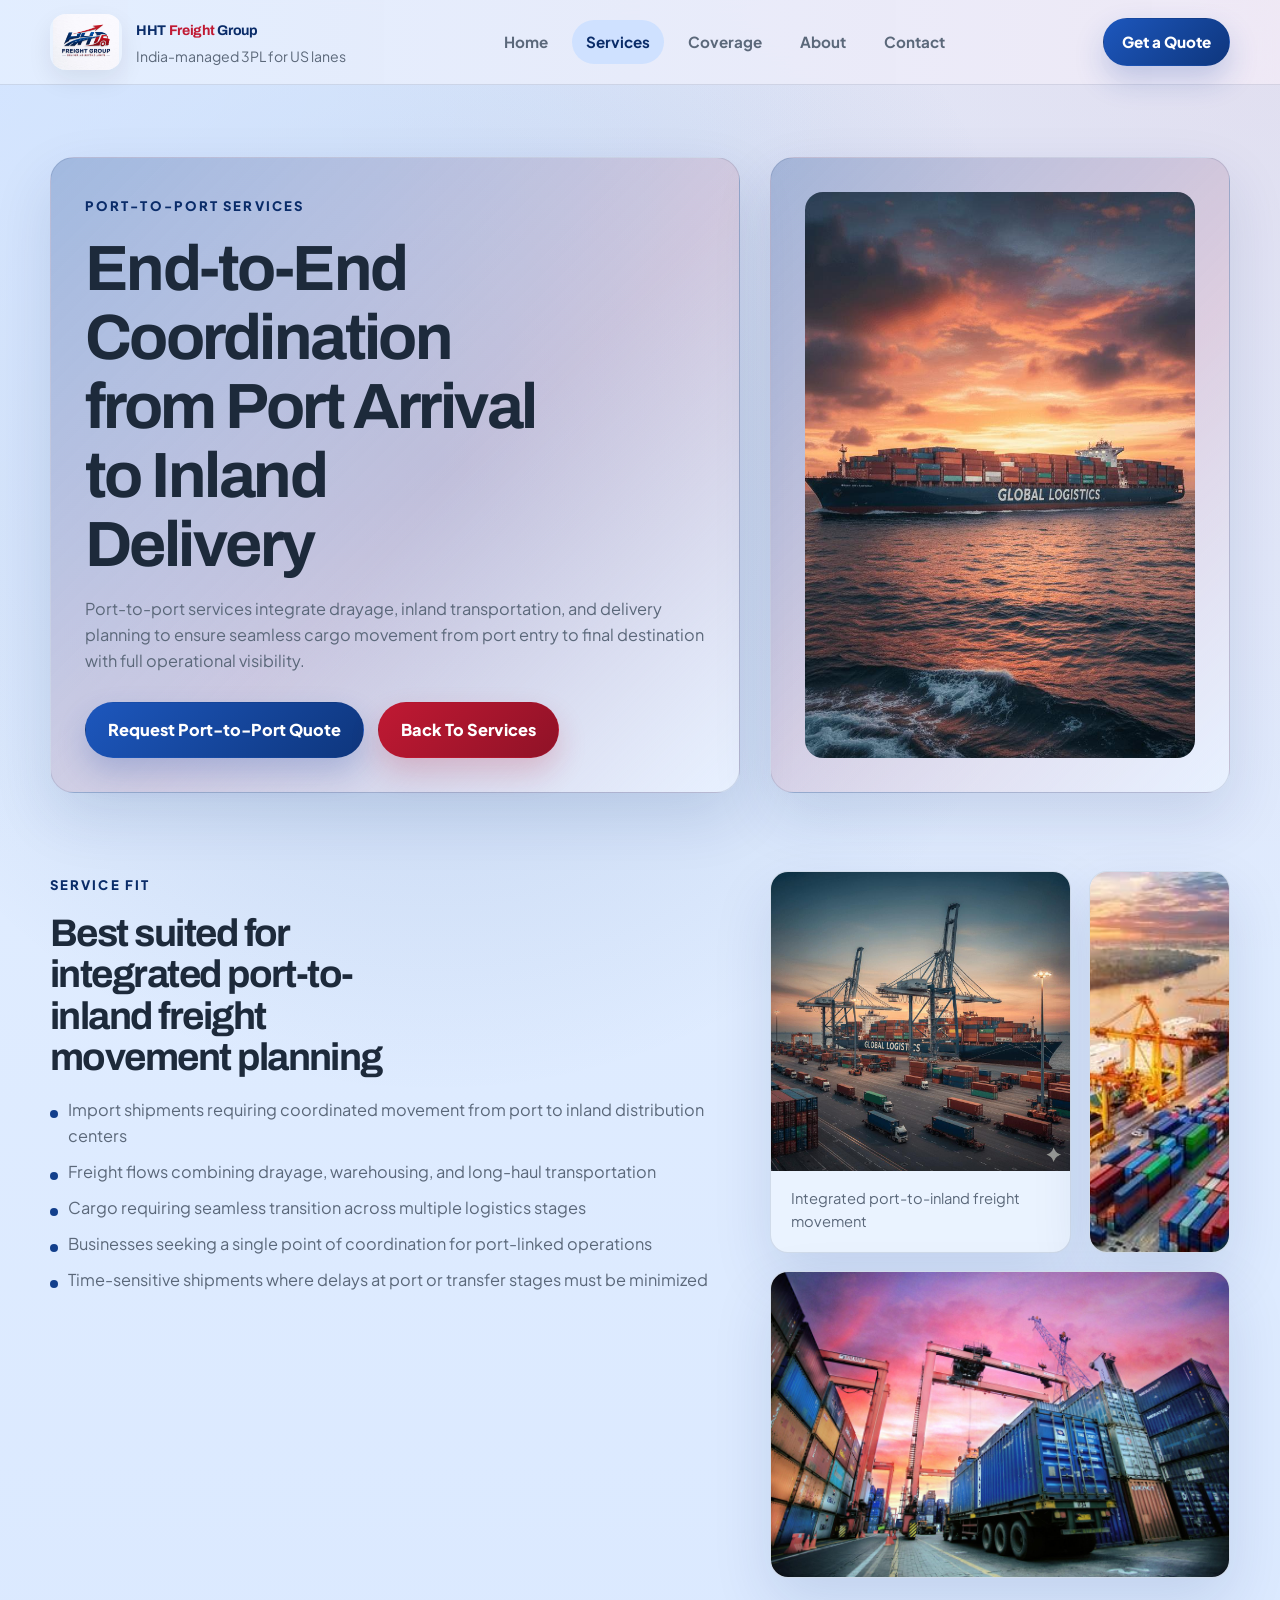
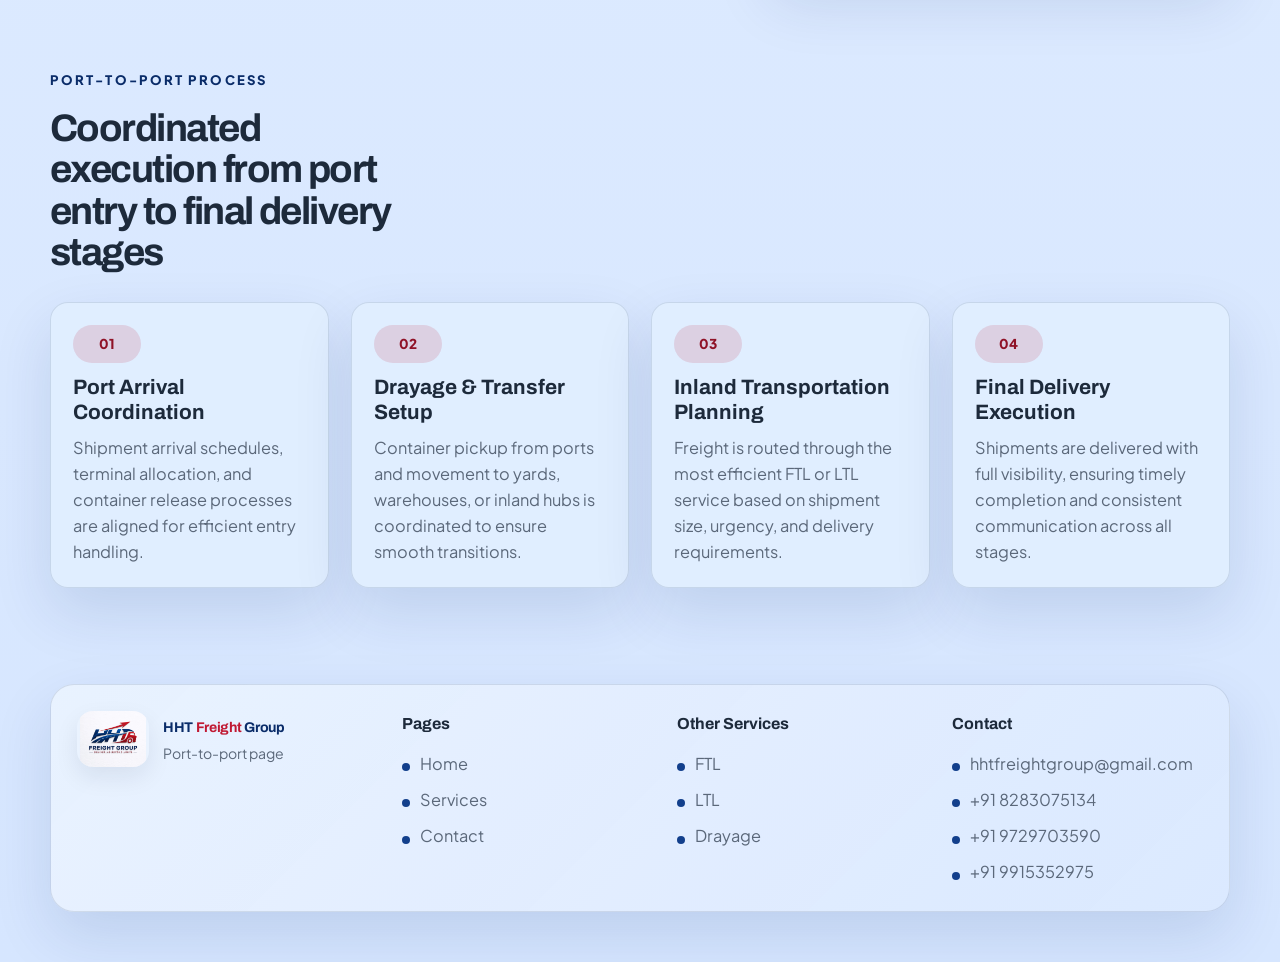
<file: port-to-port.html>
<!DOCTYPE html>
<html lang="en">
<head>
  <meta charset="UTF-8">
  <meta name="viewport" content="width=device-width, initial-scale=1.0">
  <title>HHT Freight Group | Port-to-Port</title>
  <link rel="preconnect" href="https://fonts.googleapis.com">
  <link rel="preconnect" href="https://fonts.gstatic.com" crossorigin>
  <link href="https://fonts.googleapis.com/css2?family=Archivo:wght@600;700;800&family=Plus+Jakarta+Sans:wght@400;500;600;700;800&display=swap" rel="stylesheet">
  <link rel="stylesheet" href="site.css">
</head>
<body class="page-port">
  <header class="site-header">
    <div class="container nav-wrap">
      <a class="brand" href="index.html" aria-label="HHT Freight Group home">
        <span class="brand-mark"><img src="logo.jpg" alt="HHT Freight Group logo"></span>
        <span class="brand-text">
          <strong><span class="brand-word-blue">HHT</span> <span class="brand-word-red">Freight</span> <span class="brand-word-blue">Group</span></strong>
          <span>India-managed 3PL for US lanes</span>
        </span>
      </a>
      <nav class="site-nav" aria-label="Primary navigation">
        <a href="index.html">Home</a>
        <a href="services.html" aria-current="page">Services</a>
        <a href="coverage.html">Coverage</a>
        <a href="about.html">About</a>
        <a href="contact.html">Contact</a>
      </nav>
      <a class="button button-small" href="contact.html">Get a Quote</a>
    </div>
  </header>

  <main>
    <section class="page-hero">
      <div class="container hero-grid">
        <div>
          <p class="eyebrow">Port-to-Port Services</p>

<h1 class="page-title">
End-to-End Coordination from Port Arrival to Inland Delivery
</h1>

<p class="lead">
Port-to-port services integrate drayage, inland transportation, and delivery planning to ensure seamless cargo movement from port entry to final destination with full operational visibility.
</p>

<div class="button-row">
  <a class="button" href="contact.html">Request Port-to-Port Quote</a>
  <a class="button button-secondary" href="services.html">Back To Services</a>
</div>
        </div>
        <div class="hero-media">
          <img src="cargo-ship.jpg" alt="Cargo ship and port-to-port freight movement">
        </div>
      </div>
    </section>

    <section class="section">
  <div class="container split-layout">

    <div>
      <p class="section-kicker">Service Fit</p>

      <h2 class="section-title">
        Best suited for integrated port-to-inland freight movement planning
      </h2>

      <ul class="list-check">
        <li>Import shipments requiring coordinated movement from port to inland distribution centers</li>
        <li>Freight flows combining drayage, warehousing, and long-haul transportation</li>
        <li>Cargo requiring seamless transition across multiple logistics stages</li>
        <li>Businesses seeking a single point of coordination for port-linked operations</li>
        <li>Time-sensitive shipments where delays at port or transfer stages must be minimized</li>
      </ul>
    </div>

    <div class="photo-grid compact">

      <figure class="photo-card wide">
        <img src="port-logistics.jpg" alt="Port logistics and inland freight coordination">
        <figcaption>Integrated port-to-inland freight movement</figcaption>
      </figure>

      <article class="photo-card medium">
        <img src="port-gallery-01.jpg" alt="Container handling at port terminal">
      </article>

      <article class="photo-card medium full">
        <img src="port-gallery-02.jpg" alt="Freight moving from port to inland distribution">
      </article>

    </div>

  </div>
</section>
<section class="section section-alt">
  <div class="container">

    <!-- 🔥 HEADING -->
    <div class="section-head">
      <p class="section-kicker">Port-to-Port Process</p>
      <h2 class="section-title">Coordinated execution from port entry to final delivery stages</h2>
    </div>

    <div class="process-grid">

      <article class="process-card">
        <span class="process-number">01</span>
        <h3>Port Arrival Coordination</h3>
        <p>Shipment arrival schedules, terminal allocation, and container release processes are aligned for efficient entry handling.</p>
      </article>

      <article class="process-card">
        <span class="process-number">02</span>
        <h3>Drayage & Transfer Setup</h3>
        <p>Container pickup from ports and movement to yards, warehouses, or inland hubs is coordinated to ensure smooth transitions.</p>
      </article>

      <article class="process-card">
        <span class="process-number">03</span>
        <h3>Inland Transportation Planning</h3>
        <p>Freight is routed through the most efficient FTL or LTL service based on shipment size, urgency, and delivery requirements.</p>
      </article>

      <article class="process-card">
        <span class="process-number">04</span>
        <h3>Final Delivery Execution</h3>
        <p>Shipments are delivered with full visibility, ensuring timely completion and consistent communication across all stages.</p>
      </article>

    </div>

  </div>
</section>
</main>

  <footer class="site-footer">
    <div class="container footer-grid">
      <div>
        <a class="brand footer-brand" href="index.html">
          <span class="brand-mark"><img src="logo.jpg" alt="HHT Freight Group logo"></span>
          <span class="brand-text">
            <strong><span class="brand-word-blue">HHT</span> <span class="brand-word-red">Freight</span> <span class="brand-word-blue">Group</span></strong>
            <span>Port-to-port page</span>
          </span>
        </a>
      </div>
      <div>
        <h3>Pages</h3>
        <ul class="footer-links">
          <li><a href="index.html">Home</a></li>
          <li><a href="services.html">Services</a></li>
          <li><a href="contact.html">Contact</a></li>
        </ul>
      </div>
      <div>
        <h3>Other Services</h3>
        <ul class="footer-links">
          <li><a href="ftl.html">FTL</a></li>
          <li><a href="ltl.html">LTL</a></li>
          <li><a href="drayage.html">Drayage</a></li>
        </ul>
      </div>
      <div>
        <h3>Contact</h3>
        <ul class="footer-links">
          <li><a href="mailto:hhtfreightgroup@gmail.com">hhtfreightgroup@gmail.com</a></li>
          <li><a href="tel:+918283075134">+91 8283075134</a></li>
          <li><a href="tel:+919729703590">+91 9729703590</a></li>
          <li><a href="tel:+919915352975">+91 9915352975</a></li>
        </ul>
      </div>
    </div>
  </footer>
</body>
</html>
</file>
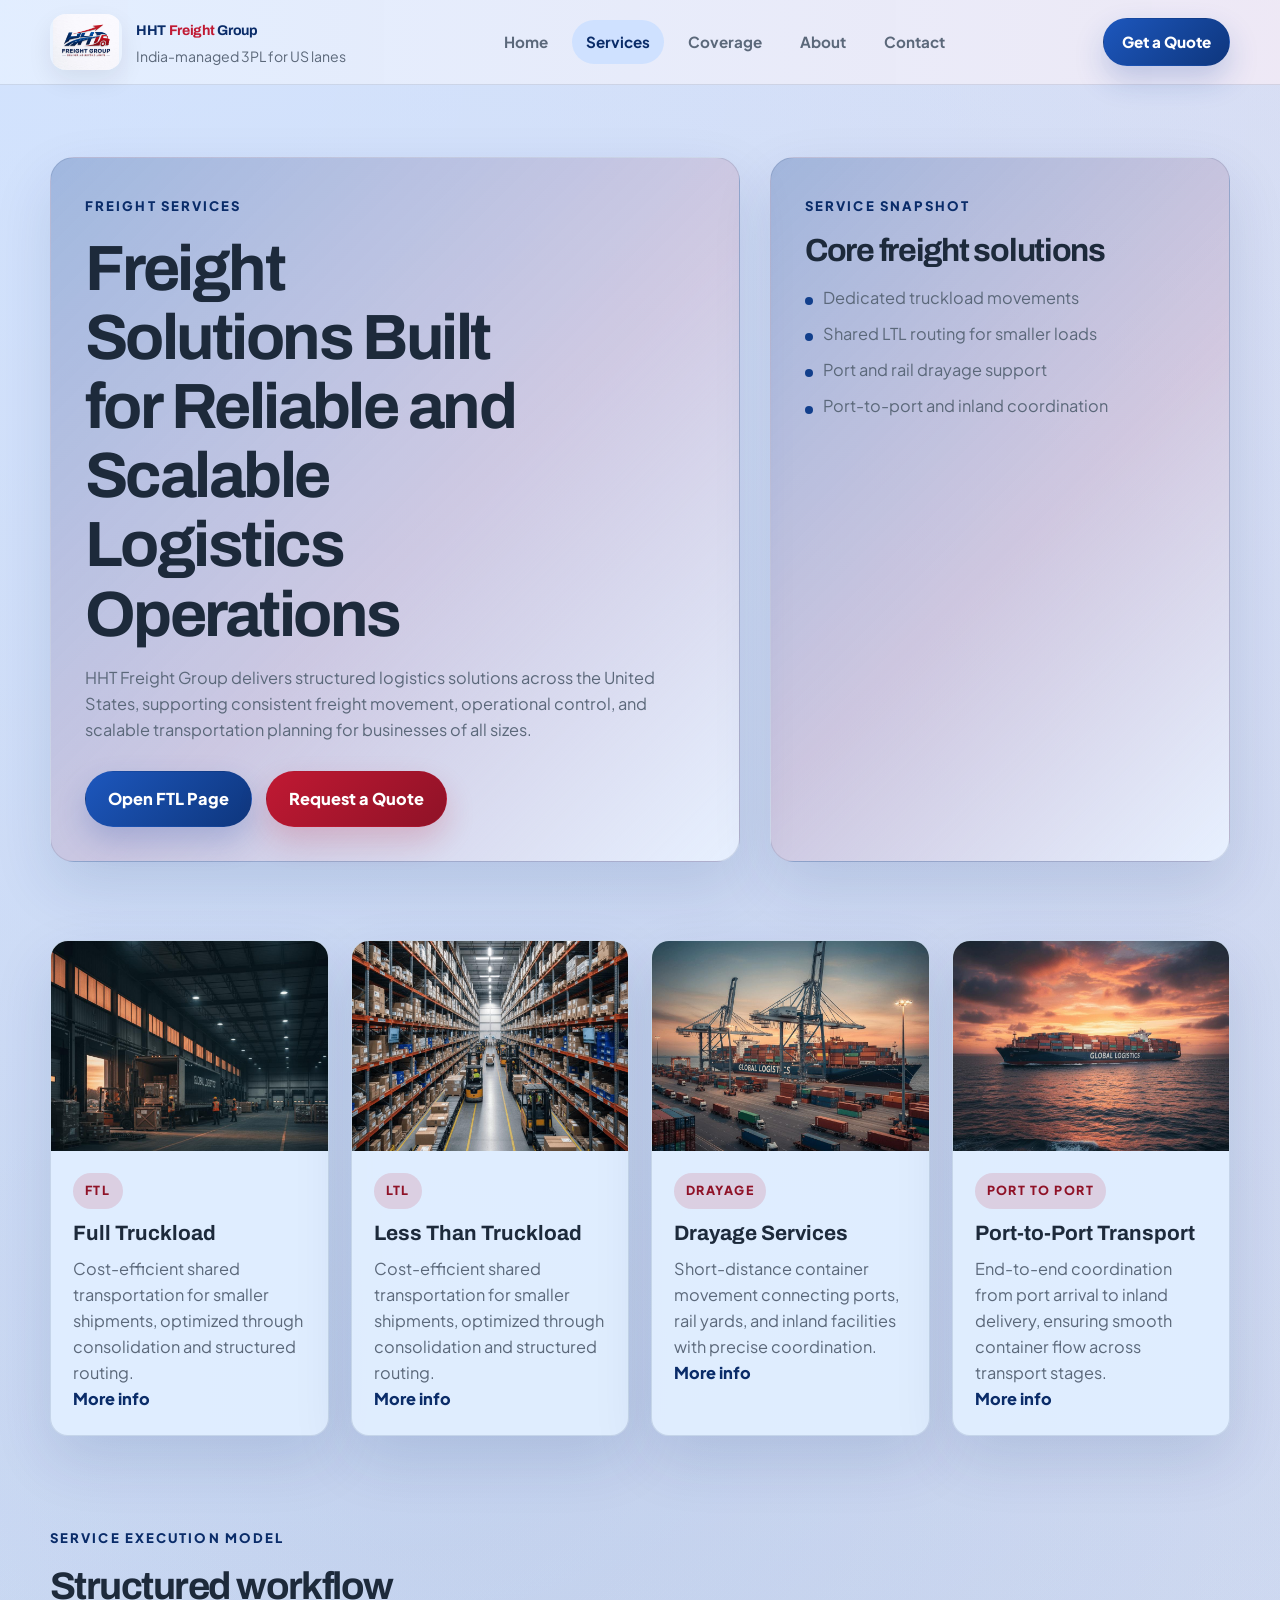
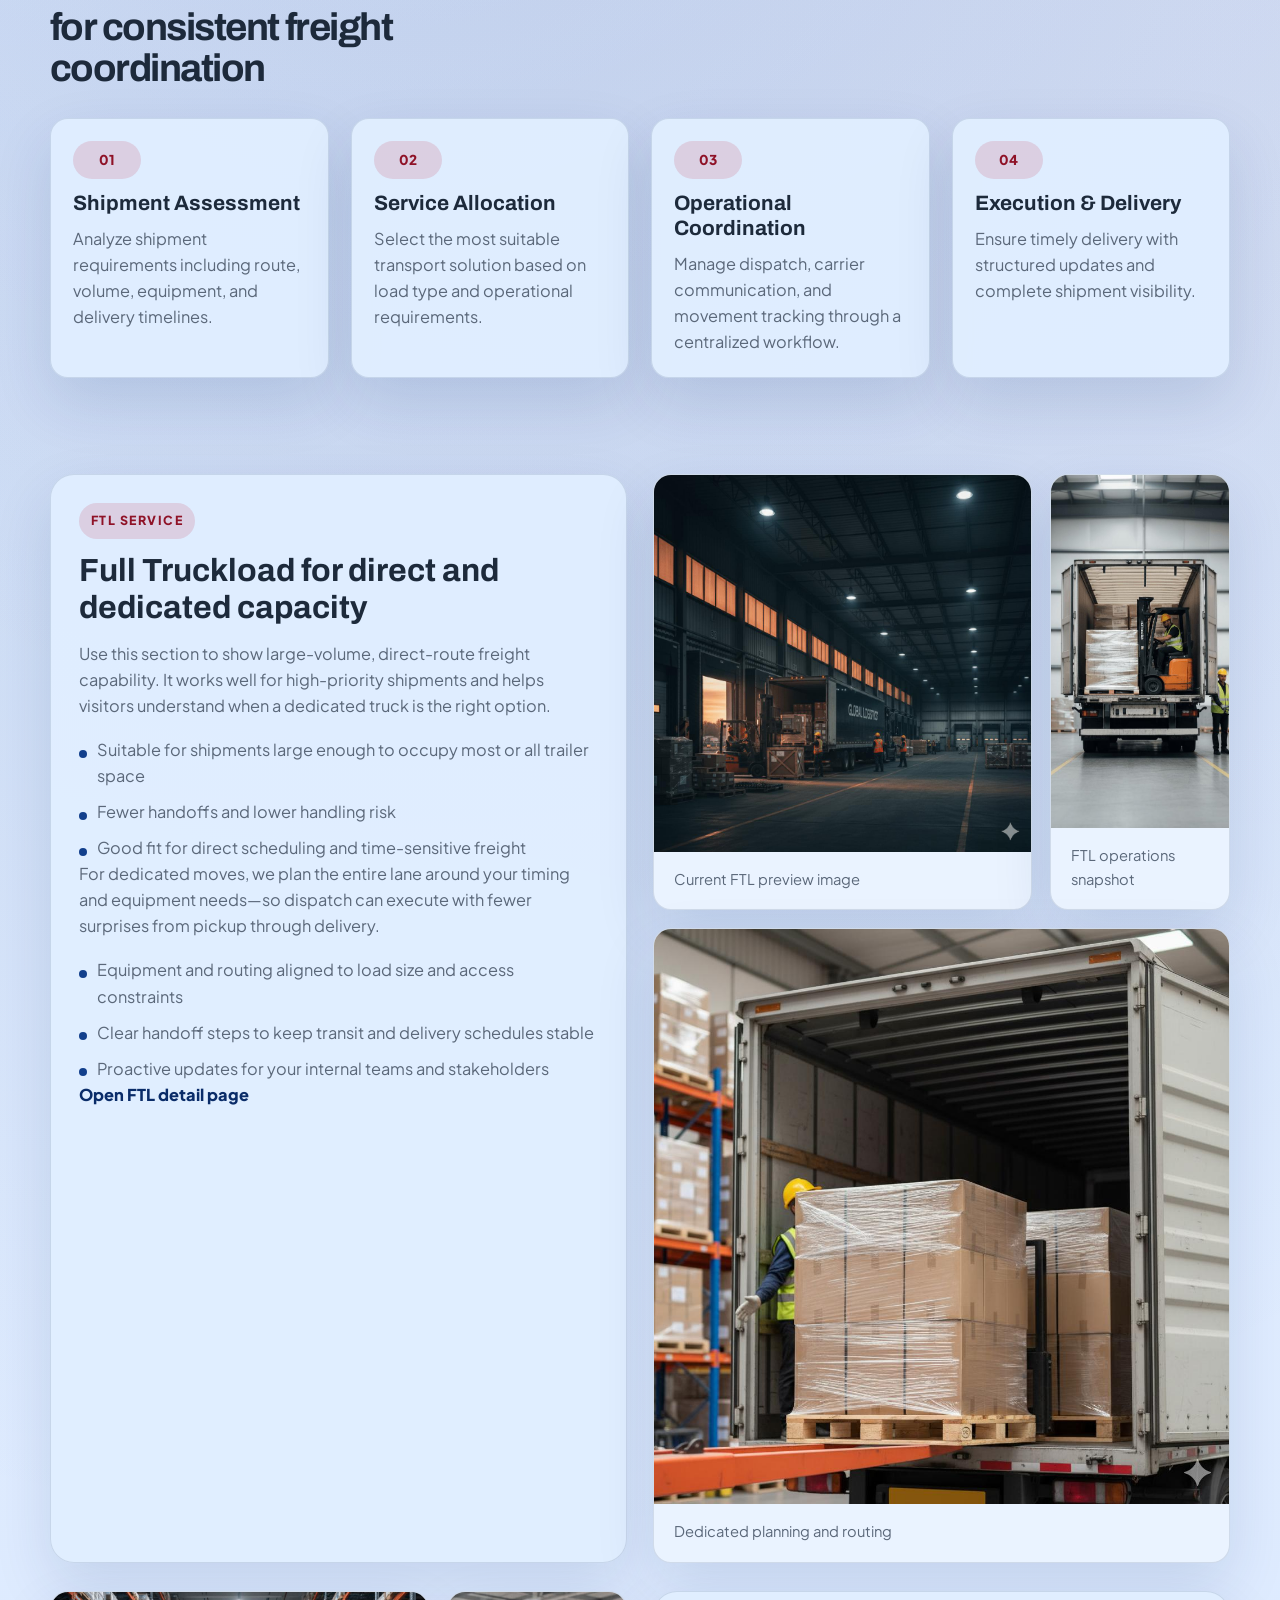
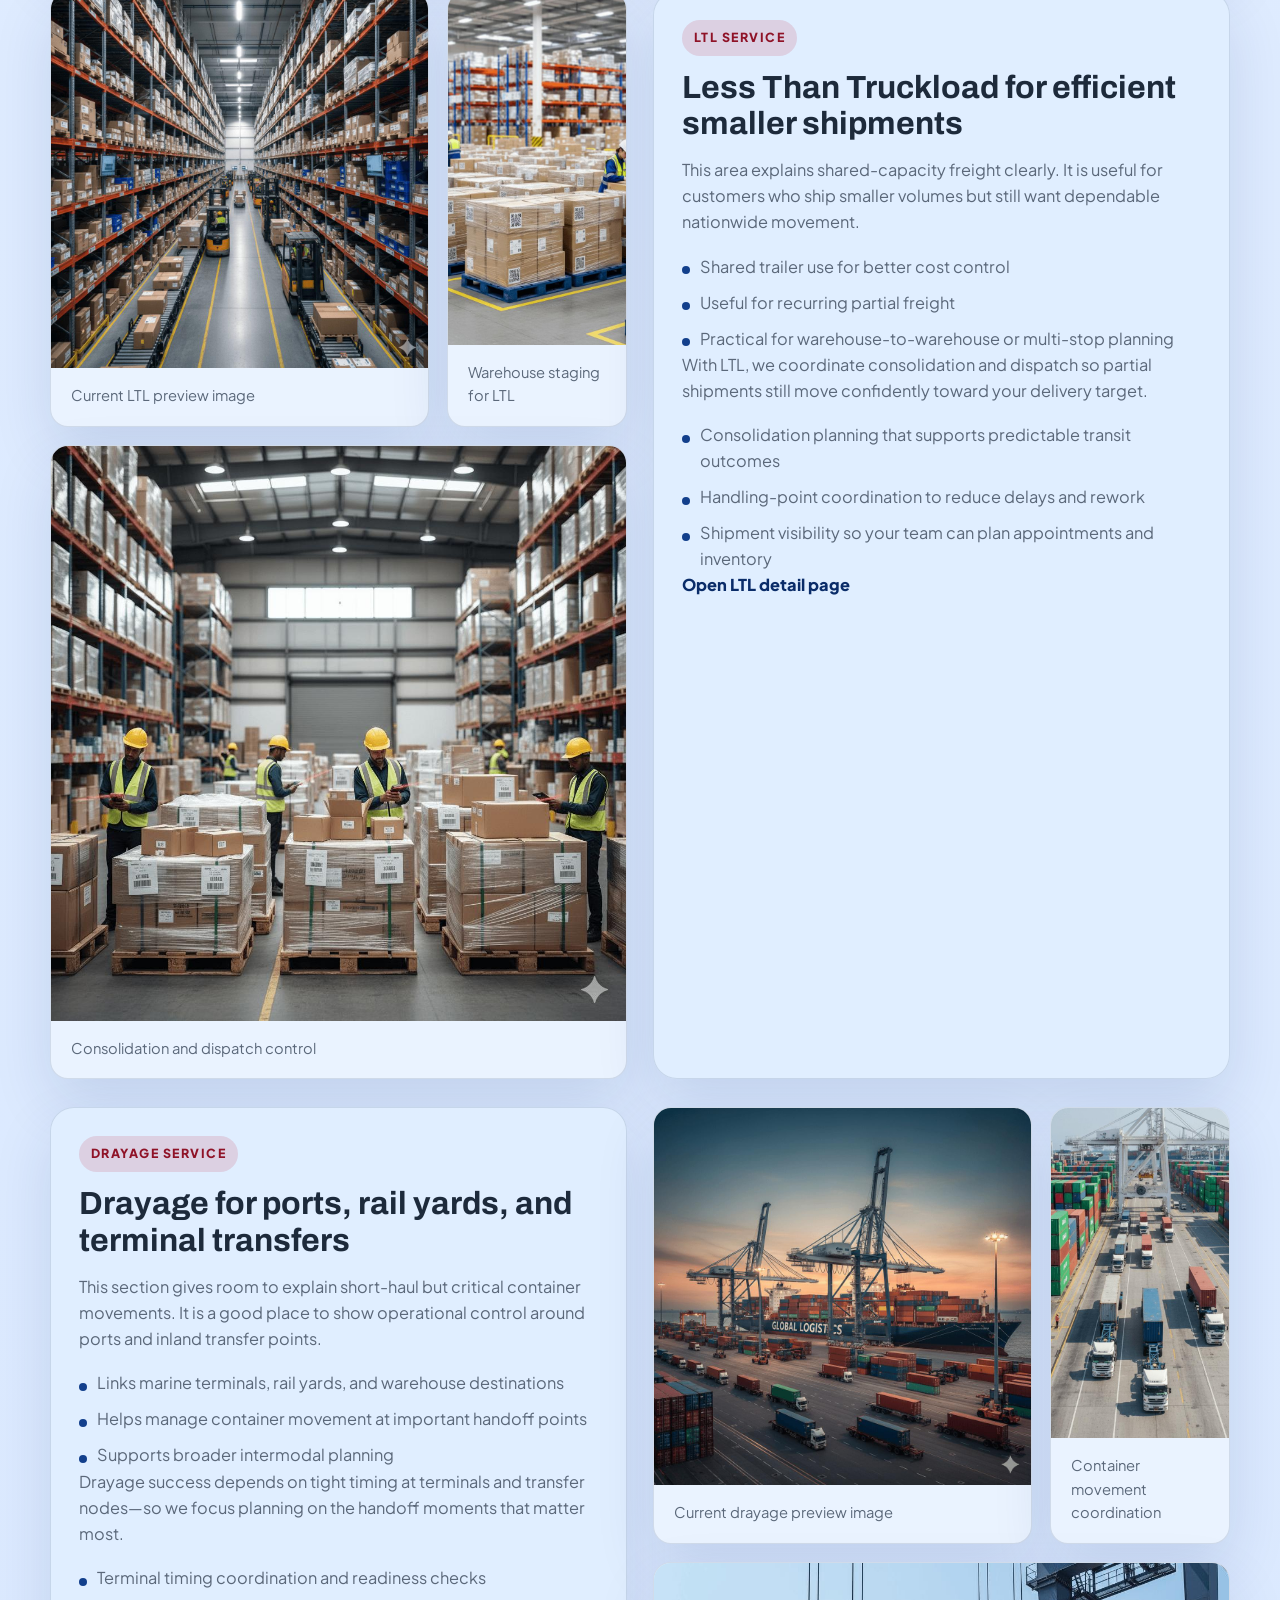
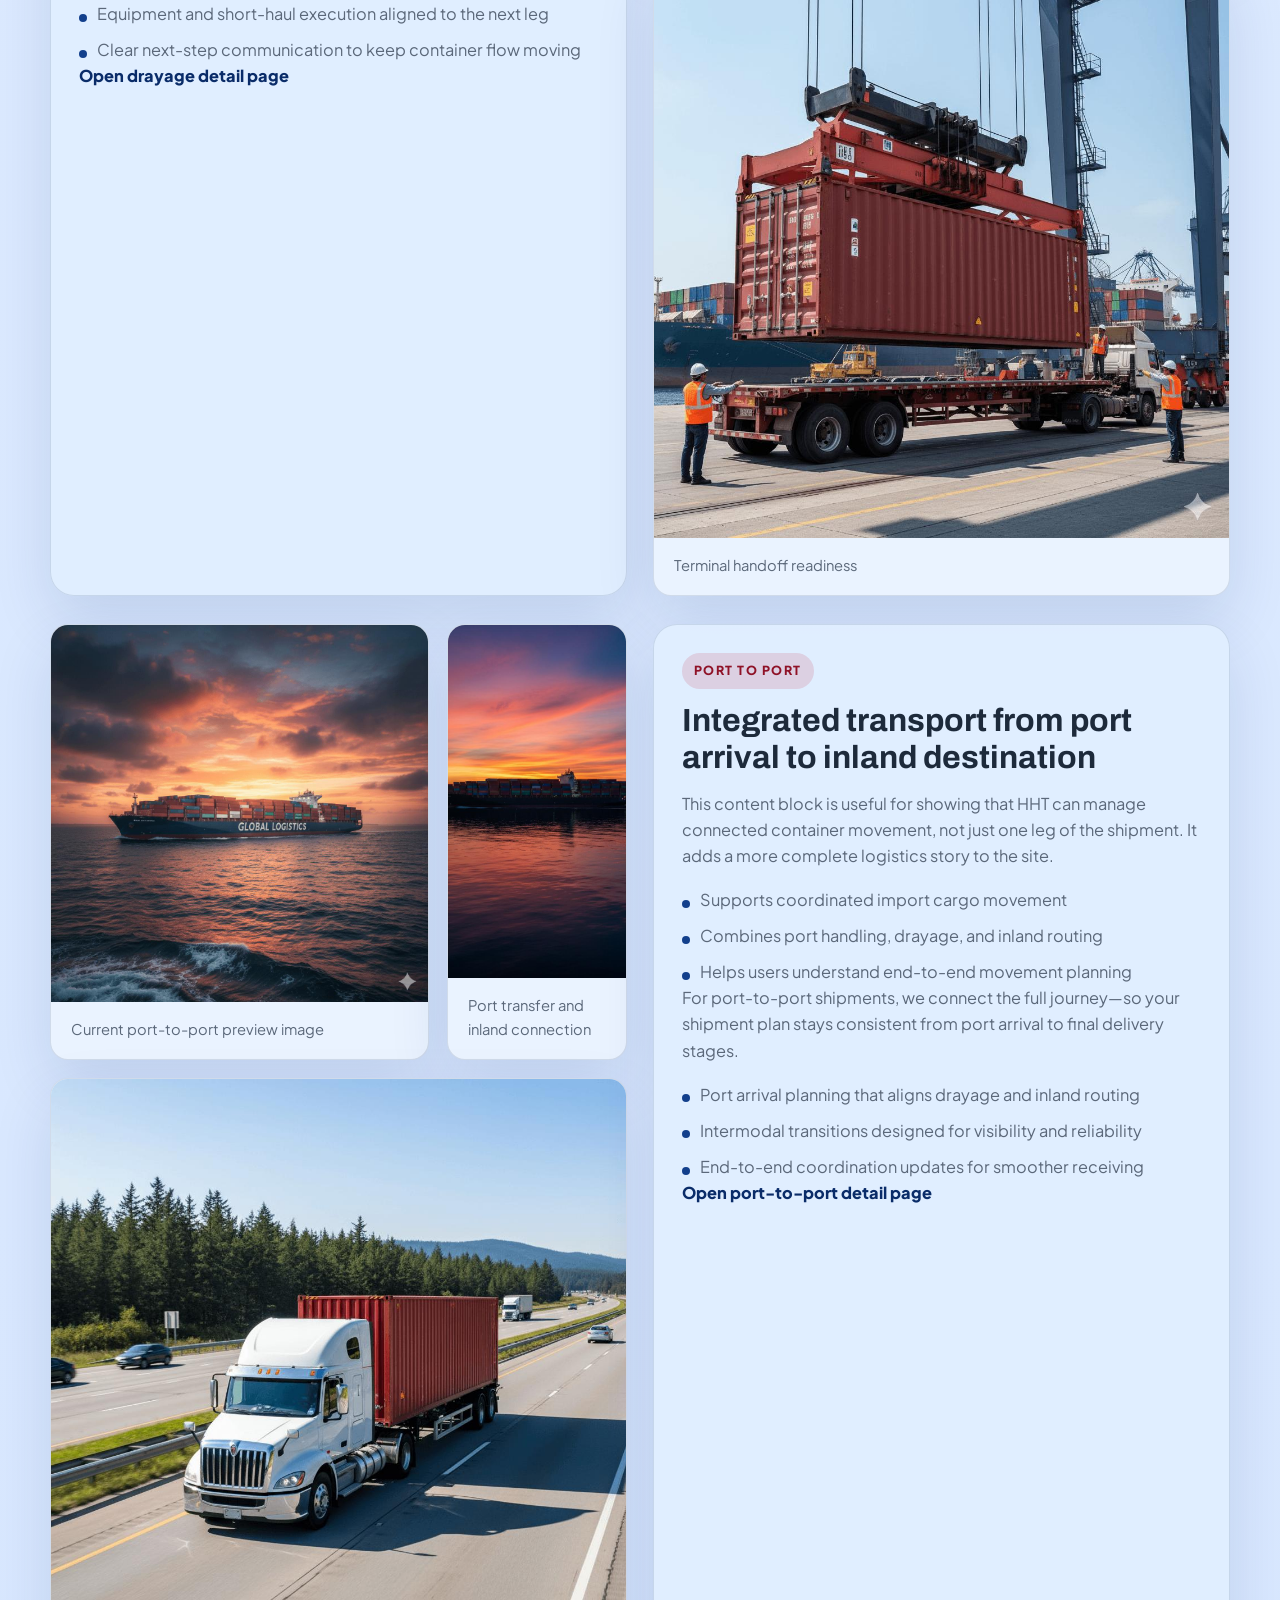
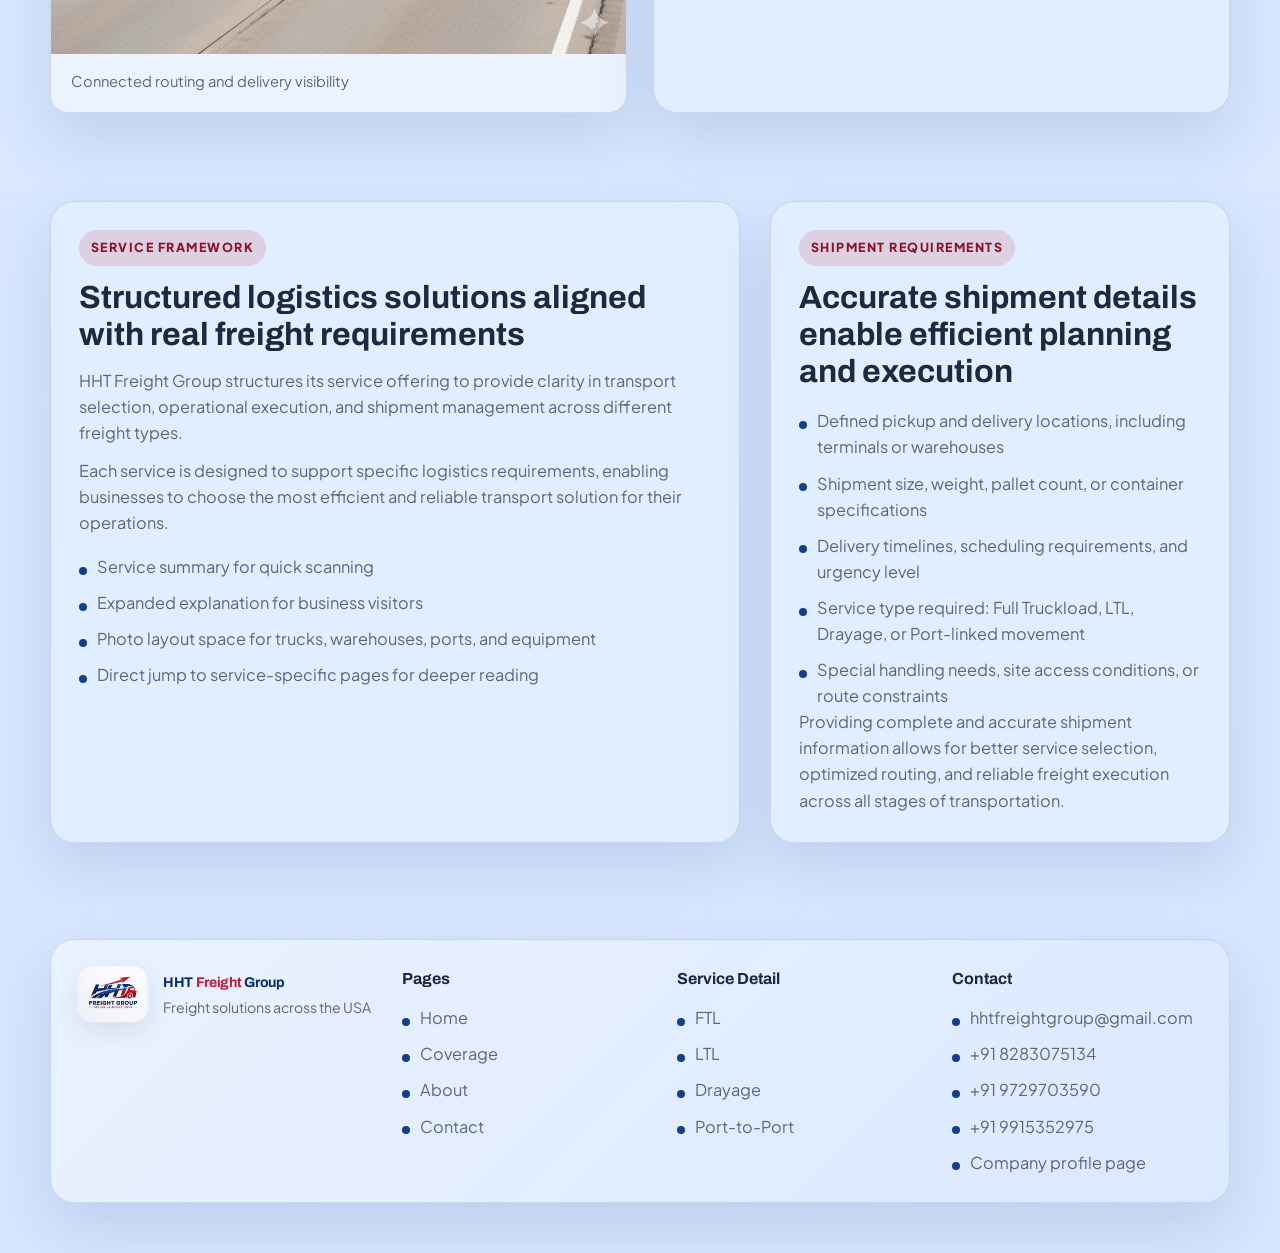
<file: services.html>
<!DOCTYPE html>
<html lang="en">
<head>
  <meta charset="UTF-8">
  <meta name="viewport" content="width=device-width, initial-scale=1.0">
  <title>HHT Freight Group | Services</title>
  <link rel="preconnect" href="https://fonts.googleapis.com">
  <link rel="preconnect" href="https://fonts.gstatic.com" crossorigin>
  <link href="https://fonts.googleapis.com/css2?family=Archivo:wght@600;700;800&family=Plus+Jakarta+Sans:wght@400;500;600;700;800&display=swap" rel="stylesheet">
  <link rel="stylesheet" href="site.css">
</head>
<body class="page-services">
  <header class="site-header">
    <div class="container nav-wrap">
      <a class="brand" href="index.html" aria-label="HHT Freight Group home">
        <span class="brand-mark"><img src="logo.jpg" alt="HHT Freight Group logo"></span>
        <span class="brand-text">
          <strong><span class="brand-word-blue">HHT</span> <span class="brand-word-red">Freight</span> <span class="brand-word-blue">Group</span></strong>
          <span>India-managed 3PL for US lanes</span>
        </span>
      </a>
      <nav class="site-nav" aria-label="Primary navigation">
        <a href="index.html">Home</a>
        <a href="services.html" aria-current="page">Services</a>
        <a href="coverage.html">Coverage</a>
        <a href="about.html">About</a>
        <a href="contact.html">Contact</a>
      </nav>
      <a class="button button-small" href="contact.html">Get a Quote</a>
    </div>
  </header>

  <main>
    <section class="page-hero">
      <div class="container hero-grid">
        <div>
          <p class="eyebrow">Freight Services</p>
          <h1 class="page-title">Freight Solutions Built for Reliable and Scalable Logistics Operations</h1>
          <p class="lead">
HHT Freight Group delivers structured logistics solutions across the United States, supporting consistent freight movement, operational control, and scalable transportation planning for businesses of all sizes.
</p>
          <div class="button-row">
            <a class="button" href="ftl.html">Open FTL Page</a>
            <a class="button button-secondary" href="contact.html">Request a Quote</a>
          </div>
        </div>
        <aside class="hero-panel">
          <span class="panel-kicker">Service Snapshot</span>
          <h2>Core freight solutions</h2>
          <ul class="mini-list">
            <li>Dedicated truckload movements</li>
            <li>Shared LTL routing for smaller loads</li>
            <li>Port and rail drayage support</li>
            <li>Port-to-port and inland coordination</li>
          </ul>
        </aside>
      </div>
    </section>

    <section class="section">
      <div class="container">
        <div class="service-card-grid">
          <article class="service-card">
            <img src="ftl-truck-loading.jpg" alt="Full truckload trailer loading">
            <div class="card-body">
              <span class="tag">FTL</span>
              <h3>Full Truckload</h3>
             <p>
Cost-efficient shared transportation for smaller shipments, optimized through consolidation and structured routing.
</p>
              <a class="text-link" href="ftl.html">More info</a>
            </div>
          </article>
          <article class="service-card">
            <img src="ltl-warehouse.jpg" alt="LTL freight in warehouse staging area">
            <div class="card-body">
              <span class="tag">LTL</span>
              <h3>Less Than Truckload</h3>
              <p>
Cost-efficient shared transportation for smaller shipments, optimized through consolidation and structured routing.
</p>
              <a class="text-link" href="ltl.html">More info</a>
            </div>
          </article>
          <article class="service-card">
            <img src="port-logistics.jpg" alt="Drayage and container handling near a port">
            <div class="card-body">
              <span class="tag">Drayage</span>
              <h3>Drayage Services</h3>
              <p>
Short-distance container movement connecting ports, rail yards, and inland facilities with precise coordination.
</p>
              <a class="text-link" href="drayage.html">More info</a>
            </div>
          </article>
          <article class="service-card">
            <img src="cargo-ship.jpg" alt="Cargo ship for port-to-port transport planning">
            <div class="card-body">
              <span class="tag">Port to Port</span>
              <h3>Port-to-Port Transport</h3>
              <p>
End-to-end coordination from port arrival to inland delivery, ensuring smooth container flow across transport stages.
</p>
              <a class="text-link" href="port-to-port.html">More info</a>
            </div>
          </article>
        </div>
      </div>
    </section>

    <section class="section section-alt">
      <div class="container">
        <div class="section-head">
          <p class="section-kicker">Service Execution Model</p>
<h2 class="section-title">Structured workflow for consistent freight coordination</h2>
        </div>
        <div class="process-grid">
          <article class="process-card">
            <span class="process-number">01</span>
            <h3>Shipment Assessment</h3>
<p>Analyze shipment requirements including route, volume, equipment, and delivery timelines.</p>
          </article>
          <article class="process-card">
            <span class="process-number">02</span>
            <h3>Service Allocation</h3>
<p>Select the most suitable transport solution based on load type and operational requirements.</p>
          </article>
          <article class="process-card">
            <span class="process-number">03</span>
            <h3>Operational Coordination</h3>
<p>Manage dispatch, carrier communication, and movement tracking through a centralized workflow.</p>
          </article>
          <article class="process-card">
            <span class="process-number">04</span>
            <h3>Execution & Delivery</h3>
<p>Ensure timely delivery with structured updates and complete shipment visibility.</p>
          </article>
        </div>
      </div>
    </section>

    <section class="section">
      <div class="container detail-stack">
        <article class="detail-block">
          <div class="detail-copy">
            <span class="tag">FTL Service</span>
            <h2>Full Truckload for direct and dedicated capacity</h2>
            <p>Use this section to show large-volume, direct-route freight capability. It works well for high-priority shipments and helps visitors understand when a dedicated truck is the right option.</p>
            <ul class="list-check">
              <li>Suitable for shipments large enough to occupy most or all trailer space</li>
              <li>Fewer handoffs and lower handling risk</li>
              <li>Good fit for direct scheduling and time-sensitive freight</li>
            </ul>
            <p>For dedicated moves, we plan the entire lane around your timing and equipment needs—so dispatch can execute with fewer surprises from pickup through delivery.</p>
            <ul class="list-check">
              <li>Equipment and routing aligned to load size and access constraints</li>
              <li>Clear handoff steps to keep transit and delivery schedules stable</li>
              <li>Proactive updates for your internal teams and stakeholders</li>
            </ul>
            <a class="text-link" href="ftl.html">Open FTL detail page</a>
          </div>
          <div class="photo-grid compact">
            <figure class="photo-card wide">
              <img src="ftl-truck-loading.jpg" alt="FTL truck being loaded">
              <figcaption>Current FTL preview image</figcaption>
            </figure>
            <article class="photo-card medium">
              <img src="ftl-detail-01.jpg" alt="FTL service detail photo 01">
              <figcaption>FTL operations snapshot</figcaption>
            </article>
            <article class="photo-card medium full">
              <img src="ftl-detail-02.jpg" alt="FTL service detail photo 02">
              <figcaption>Dedicated planning and routing</figcaption>
            </article>
          </div>
        </article>

        <article class="detail-block reverse">
          <div class="detail-copy">
            <span class="tag">LTL Service</span>
            <h2>Less Than Truckload for efficient smaller shipments</h2>
            <p>This area explains shared-capacity freight clearly. It is useful for customers who ship smaller volumes but still want dependable nationwide movement.</p>
            <ul class="list-check">
              <li>Shared trailer use for better cost control</li>
              <li>Useful for recurring partial freight</li>
              <li>Practical for warehouse-to-warehouse or multi-stop planning</li>
            </ul>
            <p>With LTL, we coordinate consolidation and dispatch so partial shipments still move confidently toward your delivery target.</p>
            <ul class="list-check">
              <li>Consolidation planning that supports predictable transit outcomes</li>
              <li>Handling-point coordination to reduce delays and rework</li>
              <li>Shipment visibility so your team can plan appointments and inventory</li>
            </ul>
            <a class="text-link" href="ltl.html">Open LTL detail page</a>
          </div>
          <div class="photo-grid compact">
            <figure class="photo-card wide">
              <img src="ltl-warehouse.jpg" alt="LTL freight prepared in a warehouse">
              <figcaption>Current LTL preview image</figcaption>
            </figure>
            <article class="photo-card medium">
              <img src="ltl-detail-01.jpg" alt="LTL service detail photo 01">
              <figcaption>Warehouse staging for LTL</figcaption>
            </article>
            <article class="photo-card medium full">
              <img src="ltl-detail-02.jpg" alt="LTL service detail photo 02">
              <figcaption>Consolidation and dispatch control</figcaption>
            </article>
          </div>
        </article>

        <article class="detail-block">
          <div class="detail-copy">
            <span class="tag">Drayage Service</span>
            <h2>Drayage for ports, rail yards, and terminal transfers</h2>
            <p>This section gives room to explain short-haul but critical container movements. It is a good place to show operational control around ports and inland transfer points.</p>
            <ul class="list-check">
              <li>Links marine terminals, rail yards, and warehouse destinations</li>
              <li>Helps manage container movement at important handoff points</li>
              <li>Supports broader intermodal planning</li>
            </ul>
            <p>Drayage success depends on tight timing at terminals and transfer nodes—so we focus planning on the handoff moments that matter most.</p>
            <ul class="list-check">
              <li>Terminal timing coordination and readiness checks</li>
              <li>Equipment and short-haul execution aligned to the next leg</li>
              <li>Clear next-step communication to keep container flow moving</li>
            </ul>
            <a class="text-link" href="drayage.html">Open drayage detail page</a>
          </div>
          <div class="photo-grid compact">
            <figure class="photo-card wide">
              <img src="port-logistics.jpg" alt="Port logistics trucks and containers">
              <figcaption>Current drayage preview image</figcaption>
            </figure>
            <article class="photo-card medium">
              <img src="drayage-detail-01.jpg" alt="Drayage service detail photo 01">
              <figcaption>Container movement coordination</figcaption>
            </article>
            <article class="photo-card medium full">
              <img src="drayage-detail-02.jpg" alt="Drayage service detail photo 02">
              <figcaption>Terminal handoff readiness</figcaption>
            </article>
          </div>
        </article>

        <article class="detail-block reverse">
          <div class="detail-copy">
            <span class="tag">Port to Port</span>
            <h2>Integrated transport from port arrival to inland destination</h2>
            <p>This content block is useful for showing that HHT can manage connected container movement, not just one leg of the shipment. It adds a more complete logistics story to the site.</p>
            <ul class="list-check">
              <li>Supports coordinated import cargo movement</li>
              <li>Combines port handling, drayage, and inland routing</li>
              <li>Helps users understand end-to-end movement planning</li>
            </ul>
            <p>For port-to-port shipments, we connect the full journey—so your shipment plan stays consistent from port arrival to final delivery stages.</p>
            <ul class="list-check">
              <li>Port arrival planning that aligns drayage and inland routing</li>
              <li>Intermodal transitions designed for visibility and reliability</li>
              <li>End-to-end coordination updates for smoother receiving</li>
            </ul>
            <a class="text-link" href="port-to-port.html">Open port-to-port detail page</a>
          </div>
          <div class="photo-grid compact">
            <figure class="photo-card wide">
              <img src="cargo-ship.jpg" alt="Cargo ship representing port-to-port transport">
              <figcaption>Current port-to-port preview image</figcaption>
            </figure>
            <article class="photo-card medium">
              <img src="port-detail-01.jpg" alt="Port-to-port service detail photo 01">
              <figcaption>Port transfer and inland connection</figcaption>
            </article>
            <article class="photo-card medium full">
              <img src="port-detail-03.jpg" alt="Port-to-port service detail photo 02">
              <figcaption>Connected routing and delivery visibility</figcaption>
            </article>
          </div>
        </article>
      </div>
    </section>

    <section class="section section-alt">
      <div class="container split-layout">
        <div class="detail-copy">
        <span class="tag">Service Framework</span>
<h2>Structured logistics solutions aligned with real freight requirements</h2>
         <p>
HHT Freight Group structures its service offering to provide clarity in transport selection, operational execution, and shipment management across different freight types.
</p>

<p>
Each service is designed to support specific logistics requirements, enabling businesses to choose the most efficient and reliable transport solution for their operations.
</p>
          <ul class="list-check">
            <li>Service summary for quick scanning</li>
            <li>Expanded explanation for business visitors</li>
            <li>Photo layout space for trucks, warehouses, ports, and equipment</li>
            <li>Direct jump to service-specific pages for deeper reading</li>
          </ul>
        </div>
        <div class="detail-copy">
          <span class="tag">Shipment Requirements</span>
<h2>Accurate shipment details enable efficient planning and execution</h2>

<ul class="list-check">
  <li>Defined pickup and delivery locations, including terminals or warehouses</li>
  <li>Shipment size, weight, pallet count, or container specifications</li>
  <li>Delivery timelines, scheduling requirements, and urgency level</li>
  <li>Service type required: Full Truckload, LTL, Drayage, or Port-linked movement</li>
  <li>Special handling needs, site access conditions, or route constraints</li>
</ul>

<p>
Providing complete and accurate shipment information allows for better service selection, optimized routing, and reliable freight execution across all stages of transportation.
</p>
      </div>
    </section>
  </main>

  <footer class="site-footer">
    <div class="container footer-grid">
      <div>
        <a class="brand footer-brand" href="index.html">
          <span class="brand-mark"><img src="logo.jpg" alt="HHT Freight Group logo"></span>
          <span class="brand-text">
            <strong><span class="brand-word-blue">HHT</span> <span class="brand-word-red">Freight</span> <span class="brand-word-blue">Group</span></strong>
            <span>Freight solutions across the USA</span>
          </span>
        </a>
      </div>
      <div>
        <h3>Pages</h3>
        <ul class="footer-links">
          <li><a href="index.html">Home</a></li>
          <li><a href="coverage.html">Coverage</a></li>
          <li><a href="about.html">About</a></li>
          <li><a href="contact.html">Contact</a></li>
        </ul>
      </div>
      <div>
        <h3>Service Detail</h3>
        <ul class="footer-links">
          <li><a href="ftl.html">FTL</a></li>
          <li><a href="ltl.html">LTL</a></li>
          <li><a href="drayage.html">Drayage</a></li>
          <li><a href="port-to-port.html">Port-to-Port</a></li>
        </ul>
      </div>
      <div>
        <h3>Contact</h3>
        <ul class="footer-links">
          <li><a href="mailto:hhtfreightgroup@gmail.com">hhtfreightgroup@gmail.com</a></li>
          <li><a href="tel:+918283075134">+91 8283075134</a></li>
          <li><a href="tel:+919729703590">+91 9729703590</a></li>
          <li><a href="tel:+919915352975">+91 9915352975</a></li>
          <li><a href="about.html">Company profile page</a></li>
        </ul>
      </div>
    </div>
  </footer>
</body>
</html>
</file>
<file: site.css>
:root {
  --bg: #d8e8ff;
  --surface: rgba(225, 238, 255, 0.94);
  --surface-strong: #eaf3ff;
  --text: #1d2a3b;
  --muted: #5b687a;
  --line: rgba(17, 41, 82, 0.12);
  --shadow: 0 24px 60px rgba(10, 43, 103, 0.12);
  --radius: 24px;
  --radius-small: 18px;
  --container: 1180px;
  --brand-blue: #123f8c;
  --brand-blue-deep: #0a2c69;
  --brand-blue-soft: #dbe7ff;
  --brand-blue-rgb: 18, 63, 140;
  --brand-red: #c01933;
  --brand-red-deep: #8f1227;
  --brand-red-soft: #ffe1e7;
  --brand-red-rgb: 192, 25, 51;
  --accent: var(--brand-blue);
  --accent-deep: var(--brand-blue-deep);
  --accent-soft: #cfe1ff;
  --hero-bg: linear-gradient(135deg, rgba(var(--brand-blue-rgb), 0.24), rgba(var(--brand-red-rgb), 0.08) 54%, rgba(232, 241, 255, 0.98));
  --button-blue: #1d57bd;
  --button-blue-deep: #0e367d;
  --button-red: var(--brand-red);
  --button-red-deep: var(--brand-red-deep);
  --font-body: "Plus Jakarta Sans", sans-serif;
  --font-display: "Archivo", sans-serif;
}

* {
  box-sizing: border-box;
}

html {
  scroll-behavior: smooth;
}

body {
  margin: 0;
  background:
    radial-gradient(circle at top left, rgba(209, 227, 255, 0.9), transparent 30%),
    radial-gradient(circle at 34% 18%, rgba(var(--brand-blue-rgb), 0.18), transparent 28%),
    radial-gradient(circle at top right, rgba(var(--brand-red-rgb), 0.08), transparent 34%),
    linear-gradient(180deg, #e4efff 0%, #d6e6ff 100%);
  color: var(--text);
  font-family: var(--font-body);
  font-size: 1.02rem;
  line-height: 1.6;
}

body.intro-active {
  overflow: hidden;
}

img {
  display: block;
  max-width: 100%;
}

a {
  color: inherit;
}

body.page-home,
body.page-services,
body.page-coverage,
body.page-about,
body.page-contact,
body.page-ftl,
body.page-ltl,
body.page-drayage,
body.page-port {
  --accent: var(--brand-blue);
  --accent-deep: var(--brand-blue-deep);
  --accent-soft: #cfe1ff;
  --hero-bg: linear-gradient(135deg, rgba(var(--brand-blue-rgb), 0.26), rgba(var(--brand-red-rgb), 0.1) 55%, rgba(232, 241, 255, 0.97));
}

.container {
  width: min(var(--container), calc(100% - 40px));
  margin: 0 auto;
}

.site-header {
  position: sticky;
  top: 0;
  z-index: 20;
  backdrop-filter: blur(16px);
  background: linear-gradient(90deg, rgba(226, 238, 255, 0.96), rgba(239, 233, 245, 0.94));
  border-bottom: 1px solid var(--line);
}

.site-shell {
  transition: opacity 0.7s ease, transform 0.8s ease;
}

body.intro-active .site-shell {
  opacity: 0;
  transform: translateY(24px) scale(0.99);
}

.intro-screen {
  position: fixed;
  inset: 0;
  z-index: 50;
  display: grid;
  place-items: center;
  padding: 24px;
  background:
    radial-gradient(circle at 28% 32%, rgba(255, 255, 255, 0.26), transparent 22%),
    linear-gradient(135deg, #0d2f71 0%, #174a9e 52%, #b51630 100%);
  transition: opacity 0.6s ease, visibility 0.6s ease;
  overflow: hidden;
}

.intro-screen.is-hidden {
  opacity: 0;
  visibility: hidden;
  pointer-events: none;
}
.intro-card {
  position: relative;
  padding: 44px 48px;
  border-radius: 28px;
  background: transparent;
  backdrop-filter: blur(0px);
  -webkit-backdrop-filter: blur(0px);
  box-shadow: none;
  border: none;
  animation: floatCard 5s ease-in-out infinite;
  text-align: center;
  z-index: 2;
}
.intro-logo {
  width: min(270px, 60vw);
  margin: 0 auto 28px;
  background: none;
  box-shadow: none;
  border-radius: 0;
  overflow: visible;
}.intro-logo img {
  width: 100%;
  height: auto;
  filter:
    drop-shadow(0 10px 24px rgba(var(--brand-blue-rgb), 0.28))
    drop-shadow(0 12px 28px rgba(var(--brand-red-rgb), 0.12));
  object-fit: contain;
  transform: scale(1.34);
}

.intro-title {
  margin: 0 0 10px;
  font-family: var(--font-display);
  font-size: clamp(1.8rem, 4vw, 3.2rem);
  line-height: 1.05;
  letter-spacing: -0.03em;
  color: #ffffff;
}

.intro-title span {
  color: #ffdbe3;
}

.intro-copy {
  margin: 0;
  color: rgba(255, 255, 255, 0.92);
  font-size: 1rem;
  letter-spacing: 0.04em;
  font-weight: 600;
}
.nav-wrap {
  display: flex;
  align-items: center;
  justify-content: space-between;
  gap: 18px;
  padding: 14px 0;
}

.brand {
  display: inline-flex;
  align-items: center;
  gap: 14px;
  text-decoration: none;
  min-width: 0;
}

.brand-mark {
  width: 72px;
  height: 56px;
  border-radius: 16px;
  overflow: hidden;
  background: var(--surface-strong);
  box-shadow: 0 10px 24px rgba(16, 31, 54, 0.08);
  flex: 0 0 auto;
}

.brand-mark img {
  width: 100%;
  height: 100%;
  object-fit: contain;
  transform: scale(1.18);
}

.brand-text {
  display: grid;
  gap: 2px;
}

.brand-text strong,
.footer-brand .brand-text strong {
  font-family: var(--font-display);
  font-size: 1rem;
  letter-spacing: -0.02em;
}

.brand-text strong .brand-word-blue,
.footer-brand .brand-text strong .brand-word-blue {
  color: var(--brand-blue-deep);
}

.brand-text strong .brand-word-red,
.footer-brand .brand-text strong .brand-word-red {
  color: var(--brand-red);
}

.brand-text span {
  color: var(--muted);
  font-size: 0.88rem;
}

.site-nav {
  display: flex;
  align-items: center;
  justify-content: center;
  gap: 10px;
  flex-wrap: wrap;
}

.site-nav a {
  padding: 10px 14px;
  border-radius: 999px;
  text-decoration: none;
  color: var(--muted);
  font-weight: 700;
  font-size: 0.95rem;
  transition: background-color 0.2s ease, color 0.2s ease;
}

.site-nav a:hover,
.site-nav a[aria-current="page"] {
  background: var(--accent-soft);
  color: var(--accent-deep);
}

.button {
  display: inline-flex;
  align-items: center;
  justify-content: center;
  gap: 8px;
  padding: 14px 22px;
  border-radius: 999px;
  border: 1px solid transparent;
  background: linear-gradient(135deg, var(--button-blue), var(--button-blue-deep));
  color: #ffffff;
  text-decoration: none;
  font-weight: 800;
  box-shadow: 0 14px 30px rgba(22, 63, 159, 0.22);
}

.button:hover {
  filter: brightness(1.02);
}

.button-secondary {
  background: linear-gradient(135deg, var(--button-red), var(--button-red-deep));
  border-color: rgba(var(--brand-red-rgb), 0.24);
  color: #ffffff;
  box-shadow: 0 14px 30px rgba(var(--brand-red-rgb), 0.2);
}

.button-small {
  padding: 11px 18px;
  font-size: 0.95rem;
}

.text-link {
  color: var(--accent-deep);
  font-weight: 800;
  text-decoration: none;
}

.text-link:hover {
  text-decoration: underline;
}

.page-hero {
  padding: 72px 0 56px;
}

.home-hero {
  padding: 0 0 56px;
}

.hero-stage {
  position: relative;
  min-height: calc(100vh - 86px);
  overflow: hidden;
  background: #10151e;
}

.hero-backdrop {
  position: absolute;
  inset: 0;
  background:
    linear-gradient(135deg, rgba(16, 21, 30, 0.24), rgba(16, 21, 30, 0.24)),
    url("home_page.png") center center / cover no-repeat;
  transform: scale(1.02);
}

.hero-overlay {
  position: absolute;
  inset: 0;
  background:
    linear-gradient(90deg, rgba(8, 13, 24, 0.9) 0%, rgba(8, 13, 24, 0.64) 40%, rgba(8, 13, 24, 0.3) 100%),
    linear-gradient(180deg, rgba(8, 13, 24, 0.24) 0%, rgba(8, 13, 24, 0.48) 100%);
}

.hero-stage-inner {
  position: relative;
  z-index: 1;
  display: flex;
  align-items: center;
  min-height: calc(100vh - 86px);
  padding-top: 72px;
  padding-bottom: 180px;
}

.hero-copy-panel {
  max-width: 780px;
  color: #ffffff;
}

.hero-eyebrow {
  display: inline-flex;
  padding: 11px 18px;
  border-radius: 999px;
  background: linear-gradient(135deg, rgba(255, 255, 255, 0.95), rgba(255, 243, 246, 0.94));
  border: 1px solid rgba(var(--brand-red-rgb), 0.24);
  color: var(--brand-blue-deep);
  font-size: 0.9rem;
  letter-spacing: 0.18em;
  text-shadow: none;
  box-shadow: 0 12px 28px rgba(0, 0, 0, 0.16);
}

.hero-display {
  margin: 0;
  max-width: 11ch;
  font-family: var(--font-display);
  font-size: clamp(3.2rem, 6vw, 5.8rem);
  font-weight: 800;
  line-height: 0.98;
  letter-spacing: -0.04em;
  text-shadow: 0 10px 32px rgba(0, 0, 0, 0.28);
}

.hero-support {
  max-width: 58ch;
  margin-top: 20px;
  color: rgba(255, 255, 255, 0.92);
  font-size: 1.16rem;
  font-weight: 500;
  text-shadow: 0 6px 18px rgba(0, 0, 0, 0.22);
}

.hero-chip-row {
  display: flex;
  flex-wrap: wrap;
  gap: 12px;
  margin-top: 26px;
}

.hero-chip {
  display: inline-flex;
  align-items: center;
  padding: 10px 16px;
  border-radius: 999px;
  border: 1px solid rgba(255, 255, 255, 0.14);
  background: rgba(255, 255, 255, 0.08);
  color: #ffffff;
  font-size: 0.92rem;
  font-weight: 700;
  backdrop-filter: blur(8px);
}

.hero-actions {
  display: flex;
  flex-wrap: wrap;
  gap: 14px;
  margin-top: 28px;
}

.hero-floating-wrap {
  position: relative;
  z-index: 2;
  width: min(1320px, calc(100% - 28px));
  margin-top: -118px;
}

.hero-floating-card {
  display: flex;
  align-items: center;
  justify-content: space-between;
  gap: 42px;
  padding: 34px 40px;
  border-radius: 32px;
  border: 1px solid rgba(29, 42, 59, 0.08);
  background: linear-gradient(135deg, rgba(234, 243, 255, 0.98), rgba(220, 234, 255, 0.98));
  box-shadow: 0 24px 60px rgba(16, 31, 54, 0.18);
}

body.page-home.reveal-ready .hero-floating-card {
  opacity: 0;
  transform: translateY(56px) scale(0.9);
  transform-origin: center bottom;
}

body.page-home.reveal-ready .hero-floating-card.is-visible {
  animation: floatingCardPop 0.82s cubic-bezier(0.16, 1, 0.3, 1) forwards;
}

.hero-floating-copy {
  max-width: 720px;
}

.hero-floating-kicker {
  margin: 0 0 10px;
  color: var(--accent-deep);
  font-size: 0.84rem;
  font-weight: 800;
  letter-spacing: 0.14em;
  text-transform: uppercase;
}

.hero-floating-copy h2 {
  margin: 0 0 12px;
  font-family: var(--font-display);
  font-size: clamp(1.5rem, 2.6vw, 2.35rem);
  line-height: 1.12;
  letter-spacing: -0.04em;
}

.hero-floating-copy p {
  margin: 0;
  color: var(--muted);
}

.hero-floating-actions {
  display: flex;
  flex-wrap: wrap;
  gap: 14px;
  justify-content: flex-end;
}

.hero-grid,
.split-layout,
.contact-grid {
  display: grid;
  grid-template-columns: minmax(0, 1.2fr) minmax(320px, 0.8fr);
  gap: 30px;
  align-items: stretch;
}

.page-hero .container,
.section .container {
  position: relative;
}

.page-hero .hero-grid > * {
  border-radius: var(--radius);
  background: var(--hero-bg);
  border: 1px solid var(--line);
  box-shadow: var(--shadow);
  padding: 34px;
}

.hero-panel,
.hero-media {
  background: rgba(230, 240, 255, 0.92);
}

.hero-media img {
  width: 100%;
  height: 100%;
  min-height: 280px;
  object-fit: cover;
  border-radius: 18px;
}

.eyebrow,
.section-kicker,
.panel-kicker {
  display: inline-flex;
  align-items: center;
  gap: 10px;
  margin: 0 0 18px;
  color: var(--accent-deep);
  font-size: 0.82rem;
  font-weight: 800;
  letter-spacing: 0.16em;
  text-transform: uppercase;
}

.page-title,
.section-title,
.hero-panel h2,
.cta-band h2 {
  margin: 0 0 16px;
  font-family: var(--font-display);
  line-height: 1.08;
  letter-spacing: -0.04em;
}

.page-title {
  font-size: clamp(2.4rem, 5vw, 4.6rem);
  max-width: 12ch;
}

.section-title {
  font-size: clamp(1.8rem, 3vw, 3rem);
  max-width: 16ch;
}

.lead,
.section-copy,
.hero-panel p,
.cta-band p,
.card-body p,
.spotlight-card p,
.detail-copy p,
.process-card p,
.timeline-item p,
.contact-card p,
.team-card p {
  margin: 0;
  color: var(--muted);
}

.button-row,
.mini-actions,
.cta-actions {
  display: flex;
  flex-wrap: wrap;
  gap: 14px;
  margin-top: 28px;
}

.stats-grid {
  display: grid;
  grid-template-columns: repeat(4, minmax(0, 1fr));
  gap: 16px;
  margin-top: 30px;
}

.metric-card,
.service-card,
.spotlight-card,
.process-card,
.team-card,
.contact-card,
.timeline-item {
  border-radius: var(--radius-small);
  border: 1px solid var(--line);
  background: var(--surface);
  box-shadow: var(--shadow);
}

.metric-card {
  padding: 22px;
}

.metric-value {
  display: block;
  margin-bottom: 8px;
  color: var(--accent-deep);
  font-family: var(--font-display);
  font-size: 1.5rem;
  font-weight: 800;
}

.metric-label {
  color: var(--muted);
  font-size: 0.94rem;
}

.hero-panel h2 {
  font-size: 2rem;
}

.info-stack {
  display: grid;
  gap: 14px;
}

.info-row {
  padding: 16px 0;
  border-bottom: 1px solid var(--line);
}

.info-row:last-child {
  border-bottom: 0;
}

.info-row span {
  display: block;
  margin-bottom: 5px;
  color: var(--muted);
  font-size: 0.82rem;
  font-weight: 700;
  text-transform: uppercase;
  letter-spacing: 0.12em;
}

.info-row strong {
  display: block;
  font-size: 1rem;
}

.mini-list,
.list-check,
.footer-links {
  margin: 0;
  padding: 0;
  list-style: none;
}

.mini-list {
  display: grid;
  gap: 10px;
}

.mini-list li,
.list-check li,
.footer-links li {
  position: relative;
  padding-left: 18px;
  color: var(--muted);
}

.mini-list li::before,
.list-check li::before,
.footer-links li::before {
  content: "";
  position: absolute;
  top: 0.78em;
  left: 0;
  width: 8px;
  height: 8px;
  border-radius: 50%;
  background: var(--accent);
}

.section {
  padding: 22px 0 74px;
}

.section-alt {
  padding-top: 14px;
}

.section-head {
  margin-bottom: 28px;
}

.service-card-grid,
.spotlight-grid,
.process-grid,
.team-grid,
.contact-strip {
  display: grid;
  gap: 22px;
}

.service-card-grid {
  grid-template-columns: repeat(4, minmax(0, 1fr));
}

.spotlight-grid {
  grid-template-columns: repeat(3, minmax(0, 1fr));
}

.process-grid,
.contact-strip {
  grid-template-columns: repeat(4, minmax(0, 1fr));
}

.team-grid {
  grid-template-columns: repeat(3, minmax(0, 1fr));
}

.service-card {
  overflow: hidden;
}

.service-card-media {
  display: block;
  overflow: hidden;
}

.service-card img {
  width: 100%;
  height: 210px;
  object-fit: cover;
  transition: transform 0.35s ease;
}

.service-card:hover img {
  transform: scale(1.04);
}

.card-body,
.spotlight-card,
.process-card,
.team-card,
.contact-card {
  padding: 22px;
}

.card-body .mini-list {
  margin-top: 14px;
  margin-bottom: 16px;
}

.card-body h3,
.spotlight-card h3,
.process-card h3,
.team-card h3,
.contact-card h3,
.timeline-item h3 {
  margin: 12px 0 10px;
  font-family: var(--font-display);
  font-size: 1.3rem;
  line-height: 1.2;
}

.service-card-title-link {
  color: inherit;
  text-decoration: none;
  transition: color 0.2s ease;
}

.service-card-title-link:hover {
  color: var(--accent-deep);
}

.tag {
  display: inline-flex;
  padding: 8px 12px;
  border-radius: 999px;
  background: rgba(var(--brand-red-rgb), 0.14);
  color: var(--brand-red-deep);
  font-size: 0.78rem;
  font-weight: 800;
  text-transform: uppercase;
  letter-spacing: 0.12em;
}

.list-check {
  display: grid;
  gap: 10px;
  margin-top: 18px;
}

.photo-grid {
  display: grid;
  grid-template-columns: repeat(12, minmax(0, 1fr));
  gap: 18px;
}

.photo-grid.compact {
  align-content: start;
}

.photo-card {
  grid-column: span 4;
  min-height: 190px;
  margin: 0;
  display: flex;
  flex-direction: column;
  border-radius: var(--radius-small);
  overflow: hidden;
  border: 1px solid var(--line);
  box-shadow: var(--shadow);
  background: var(--surface-strong);
}

.photo-card.wide {
  grid-column: span 8;
}

.photo-card.medium {
  grid-column: span 4;
}

.photo-card.full {
  grid-column: span 12;
}

.photo-card img {
  width: 100%;
  flex: 1;
  min-height: 0;
  object-fit: cover;
}


.photo-card figcaption,
.photo-card.placeholder p,
.photo-card.placeholder span {
  padding: 0 20px;
}

.photo-card figcaption {
  padding-top: 16px;
  padding-bottom: 18px;
  color: var(--muted);
  font-size: 0.92rem;
}

.photo-card.placeholder {
  display: grid;
  align-content: center;
  justify-items: start;
  padding: 28px 0;
  background:
    linear-gradient(135deg, rgba(235, 244, 255, 0.98), rgba(223, 236, 255, 0.92)),
    repeating-linear-gradient(
      -45deg,
      rgba(var(--brand-blue-rgb), 0.08),
      rgba(var(--brand-blue-rgb), 0.08) 14px,
      rgba(var(--brand-red-rgb), 0.06) 14px,
      rgba(var(--brand-red-rgb), 0.06) 28px
    );
  border-style: dashed;
}

.photo-card.placeholder p {
  margin: 0 0 6px;
  font-family: var(--font-display);
  font-size: 1.1rem;
}

.photo-card.placeholder span {
  color: var(--muted);
  font-size: 0.9rem;
}

.detail-stack {
  display: grid;
  gap: 28px;
}

.detail-block {
  display: grid;
  grid-template-columns: minmax(0, 1fr) minmax(0, 1fr);
  gap: 26px;
  align-items: stretch;
}

.detail-block.reverse .detail-copy {
  order: 2;
}

.detail-block.reverse .photo-grid {
  order: 1;
}

.detail-copy {
  border-radius: var(--radius);
  border: 1px solid var(--line);
  background: var(--surface);
  box-shadow: var(--shadow);
  padding: 28px;
}

.detail-copy h2 {
  margin: 14px 0 14px;
  font-family: var(--font-display);
  font-size: 2rem;
  line-height: 1.15;
}

.detail-copy p + p {
  margin-top: 12px;
}

.map-card {
  border-radius: var(--radius);
  border: 1px solid var(--line);
  background: linear-gradient(180deg, #edf5ff 0%, #dbeaff 100%);
  box-shadow: var(--shadow);
  padding: 26px;
}

.map-card img {
  width: 100%;
  height: auto;
}

.timeline {
  display: grid;
  grid-template-columns: repeat(3, minmax(0, 1fr));
  gap: 22px;
}

.timeline-item {
  padding: 24px;
}

.timeline-item span,
.process-number {
  display: inline-flex;
  align-items: center;
  justify-content: center;
  min-width: 68px;
  padding: 8px 12px;
  border-radius: 999px;
  background: rgba(var(--brand-red-rgb), 0.14);
  color: var(--brand-red-deep);
  font-size: 0.85rem;
  font-weight: 800;
}

.contact-grid {
  align-items: start;
}

.inquiry-form {
  display: grid;
  gap: 16px;
  margin-top: 20px;
  padding: 24px;
  border-radius: var(--radius);
  border: 1px solid var(--line);
  background: var(--surface);
  box-shadow: var(--shadow);
}

.field-row {
  display: grid;
  grid-template-columns: repeat(2, minmax(0, 1fr));
  gap: 14px;
}

.inquiry-form label {
  display: grid;
  gap: 8px;
  color: var(--text);
  font-weight: 700;
}

.inquiry-form input,
.inquiry-form select,
.inquiry-form textarea {
  width: 100%;
  padding: 14px 16px;
  border-radius: 16px;
  border: 1px solid var(--line);
  background: rgba(236, 244, 255, 0.98);
  color: var(--text);
  font: inherit;
}

.cta-band {
  display: flex;
  align-items: center;
  justify-content: space-between;
  gap: 24px;
  padding: 32px;
  border-radius: var(--radius);
  border: 1px solid var(--line);
  background: var(--hero-bg);
  box-shadow: var(--shadow);
}

.site-footer {
  padding: 22px 0 50px;
}

.footer-grid {
  display: grid;
  grid-template-columns: 1.2fr 1fr 1fr 1fr;
  gap: 24px;
  padding: 26px;
  border-radius: var(--radius);
  border: 1px solid var(--line);
  background: linear-gradient(135deg, rgba(233, 242, 255, 0.97), rgba(219, 233, 255, 0.95));
  box-shadow: var(--shadow);
}

.footer-copy {
  margin: 14px 0 0;
  color: var(--muted);
}

.site-footer h3 {
  margin: 0 0 14px;
  font-family: var(--font-display);
  font-size: 1rem;
}

.footer-links {
  display: grid;
  gap: 10px;
}

.footer-links a {
  text-decoration: none;
}

.footer-links a:hover {
  color: var(--accent-deep);
}

.team-card a,
.contact-card a {
  color: var(--accent-deep);
  font-weight: 800;
  text-decoration: none;
}

.team-card a:hover,
.contact-card a:hover {
  text-decoration: underline;
}

@keyframes introPop {
  0% {
    opacity: 0;
    transform: translateY(20px) scale(0.92);
  }

  45% {
    opacity: 1;
    transform: translateY(0) scale(1);
  }

  100% {
    opacity: 1;
    transform: translateY(-4px) scale(1.03);
  }
}

@keyframes floatingCardPop {
  0% {
    opacity: 0;
    transform: translateY(56px) scale(0.9);
  }

  62% {
    opacity: 1;
    transform: translateY(-10px) scale(1.02);
  }

  100% {
    opacity: 1;
    transform: translateY(0) scale(1);
  }
}

@media (max-width: 1080px) {
  .service-card-grid,
  .process-grid,
  .contact-strip,
  .footer-grid {
    grid-template-columns: repeat(2, minmax(0, 1fr));
  }

  .spotlight-grid,
  .timeline,
  .team-grid {
    grid-template-columns: repeat(2, minmax(0, 1fr));
  }

  .stats-grid {
    grid-template-columns: repeat(2, minmax(0, 1fr));
  }
}

@media (max-width: 900px) {
  .nav-wrap,
  .cta-band {
    flex-direction: column;
    align-items: stretch;
  }

  .hero-grid,
  .split-layout,
  .contact-grid,
  .detail-block {
    grid-template-columns: 1fr;
  }

  .detail-block.reverse .detail-copy,
  .detail-block.reverse .photo-grid {
    order: initial;
  }

  .page-hero .hero-grid > * {
    padding: 26px;
  }

  .button-row,
  .mini-actions,
  .cta-actions {
    width: 100%;
  }

  .hero-stage {
    min-height: auto;
  }

  .hero-stage-inner {
    min-height: auto;
    padding-top: 56px;
    padding-bottom: 170px;
  }

  .hero-display {
    max-width: none;
  }

  .hero-floating-card {
    flex-direction: column;
    align-items: flex-start;
    gap: 26px;
  }

  .hero-floating-actions {
    justify-content: flex-start;
  }
}

@media (max-width: 720px) {
  .container {
    width: min(var(--container), calc(100% - 24px));
  }

  .service-card-grid,
  .spotlight-grid,
  .process-grid,
  .team-grid,
  .contact-strip,
  .timeline,
  .footer-grid,
  .stats-grid,
  .field-row {
    grid-template-columns: 1fr;
  }

  .site-nav {
    justify-content: flex-start;
  }

  .photo-grid {
    grid-template-columns: 1fr;
  }

  .photo-card,
  .photo-card.wide,
  .photo-card.medium {
    grid-column: auto;
  }

  .page-title,
  .section-title {
    max-width: none;
  }

  .intro-card {
    padding: 32px 24px;
  }


  .home-hero {
    padding-bottom: 36px;
  }

  .hero-stage-inner {
    padding-top: 42px;
    padding-bottom: 160px;
  }

  .hero-support {
    font-size: 1rem;
  }

  .hero-chip-row,
  .hero-actions,
  .hero-floating-actions {
    display: grid;
    width: 100%;
  }

  .hero-floating-wrap {
    width: min(1320px, calc(100% - 20px));
    margin-top: -96px;
  }

  .hero-floating-card {
    padding: 22px;
  }
}

@media (prefers-reduced-motion: reduce) {
  body.page-home.reveal-ready .hero-floating-card {
    opacity: 1;
    transform: none;
  }

  body.page-home.reveal-ready .hero-floating-card.is-visible {
    animation: none;
  }
}
/* SCROLL ANIMATION */

.fade-up {
  opacity: 0;
  transform: translateY(40px);
  transition: all 0.8s ease;
}

.fade-up.show {
  opacity: 1;
  transform: translateY(0);
}
.hero-display {
  font-size: 4rem !important;
}
/* ===== FINAL WATERMARK FIX ===== */

.intro-watermark {
  position: absolute;
  inset: 0;
  display: grid;
  place-items: center;
  z-index: 0;
  pointer-events: none;
  overflow: hidden; /* 🔥 FIX CUT ISSUE */
}

/* TOP TEXT */
.intro-watermark .wm-top {
  position: absolute;
  top: 10%;
  left: 50%;
  transform: translateX(-50%); /* 🔥 CENTER FIX */

  font-size: 250px;
  font-weight: 900;
  letter-spacing: 10px;

  color: rgba(0, 102, 255, 0.06);
  white-space: nowrap;

  text-shadow: 0 0 40px rgba(0,102,255,0.08);
}

/* BOTTOM TEXT */
.intro-watermark .wm-bottom {
  position: absolute;
  bottom: 10%;
  left: 50%;
  transform: translateX(-50%); /* 🔥 CENTER FIX */

  font-size: 250px;
  font-weight: 900;
  letter-spacing: 10px;

  color: rgba(0, 102, 255, 0.06);
  white-space: nowrap;

  text-shadow: 0 0 40px rgba(0,102,255,0.08);
}
.intro-watermark .wm-full {
  font-family: var(--font-display);
  font-size: clamp(5rem, 13vw, 13rem);
  font-weight: 800;
  letter-spacing: 0.1em;
  white-space: nowrap;
  color: rgba(var(--brand-red-rgb), 0.12);
  text-shadow: 0 0 42px rgba(var(--brand-red-rgb), 0.12);
}
/* ===== FINAL CLEAN DIRECTOR CARD ===== */

.director-card {
  background: linear-gradient(135deg, #e5f0ff, #cfe1ff);
  border-radius: 18px;
  padding: 24px;
  border: 1px solid #cfe0ff;
  transition: 0.35s ease;
}

/* HOVER */
.director-card:hover {
  transform: scale(1.05);
  box-shadow: 0 20px 50px rgba(0,102,255,0.15);
}

/* NAME */
.director-card h3 {
  font-size: 20px;
  font-weight: 700;
  color: #1a1a1a;
}

/* ROLE */
.director-card .role {
  color: var(--brand-red);
  font-size: 14px;
  margin-bottom: 12px;
}

/* 📞 MOBILE NUMBER */
.phone-number {
  display: block;
  font-size: 16px;
  font-weight: 600;
  color: #003c99;
  margin-bottom: 14px;
  text-decoration: none;
}

.phone-number:hover {
  color: #115fd5;
}

/* 💬 WHATSAPP BUTTON */
.whatsapp-btn {
  display: inline-block;
  width: fit-content;
  padding: 10px 18px;
  border-radius: 30px;
  background: #25d366;
  color: #fff;
  font-size: 13px;
  font-weight: 600;
  text-decoration: none;
  margin-bottom: 12px;
  transition: 0.3s ease;
}

.whatsapp-btn:hover {
  background: #1ebe5d;
  transform: translateY(-2px);
}

/* DESCRIPTION */
.director-card .desc {
  font-size: 14px;
  color: #444;
  line-height: 1.5;
}
.directors-grid {
  display: grid !important;
  grid-template-columns: repeat(3, 1fr) !important;
  gap: 25px;
  margin-top: 30px;
}
@keyframes floatCard {
  0% { transform: translateY(0px); }
  50% { transform: translateY(-12px); }
  100% { transform: translateY(0px); }
}
@media (max-width: 768px) {
  .intro-card {
    padding: 25px;
    border-radius: 18px;
    background: rgba(255,255,255,0.2);
  }
}
.intro-card::after {
  content: "";
  position: absolute;
  inset: 0;
  border-radius: 24px;

  background: radial-gradient(
    circle at center,
    rgba(0,102,255,0.08),
    transparent 100%
  );

  z-index: -1;
}
.service-card {
  transition: 0.3s ease;
}

.service-card:hover {
  transform: translateY(-8px);
  box-shadow: 0 20px 50px rgba(0,0,0,0.1);
}
.no-gap {
  padding-bottom: 10px !important;
}
/* REMOVE GAP ONLY ON LTL PAGE LAST SECTION */
.page-ltl .section:last-of-type {
  padding-bottom: 10px !important;
}
/* GRID */
.team-grid {
  display: grid;
  grid-template-columns: repeat(3, 1fr);
  gap: 25px;
}

/* CARD */
.team-card {
  background: linear-gradient(135deg, #e4efff, #d0e2ff);
  padding: 25px;
  border-radius: 16px;
  transition: 0.3s ease;
}

/* HOVER EFFECT */
.team-card:hover {
  transform: scale(1.05);
  box-shadow: 0 20px 50px rgba(0,0,0,0.1);
}

/* ROLE */
.team-card .role {
  color: var(--brand-red);
  font-weight: 600;
  margin-bottom: 10px;
}

/* PHONE */
.team-card .phone {
  display: block;
  margin-bottom: 10px;
  color: #333;
  text-decoration: none;
  font-weight: 500;
}

/* WHATSAPP BUTTON */
.whatsapp-btn {
  display: inline-block;
  background: #25D366;
  color: white;
  padding: 8px 16px;
  border-radius: 20px;
  text-decoration: none;
  font-size: 14px;
  margin-bottom: 12px;
}

/* BIO */
.team-card .bio {
  font-size: 14px;
  color: #555;
}
/* TIMELINE STYLE */
.timeline {
  display: grid;
  gap: 20px;
}

.timeline-item {
  background: linear-gradient(180deg, #edf5ff 0%, #dbeaff 100%);
  padding: 20px;
  border-radius: 14px;
  border-left: 4px solid var(--brand-red);
  transition: 0.3s ease;
}

.timeline-item:hover {
  transform: translateX(6px);
  box-shadow: 0 15px 40px rgba(0,0,0,0.08);
}

.timeline-item span {
  font-size: 14px;
  color: var(--brand-red-deep);
  font-weight: 600;
}
/* ===== FINAL CONTACT IMAGE FIX ===== */

.contact-grid .photo-grid.compact {
  display: flex;
  flex-direction: column;
  gap: 18px;
}

/* ALL CARDS SAME HEIGHT */
.contact-grid .photo-card {
  height: 280px;
  width: 400px;
  overflow: hidden;
}

/* BIG IMAGE SLIGHTLY BIGGER */
.contact-grid .photo-card:last-child {
  height: 180px;
}

/* IMAGE FIT */
.contact-grid .photo-card img {
  width: auto;
  height:auto ;
  object-fit: cover;
}

/* REMOVE GRID SYSTEM EFFECT */
.contact-grid .photo-card.medium,
.contact-grid .photo-card.wide,
.contact-grid .photo-card.full {
  grid-column: auto !important;
}
</file>
